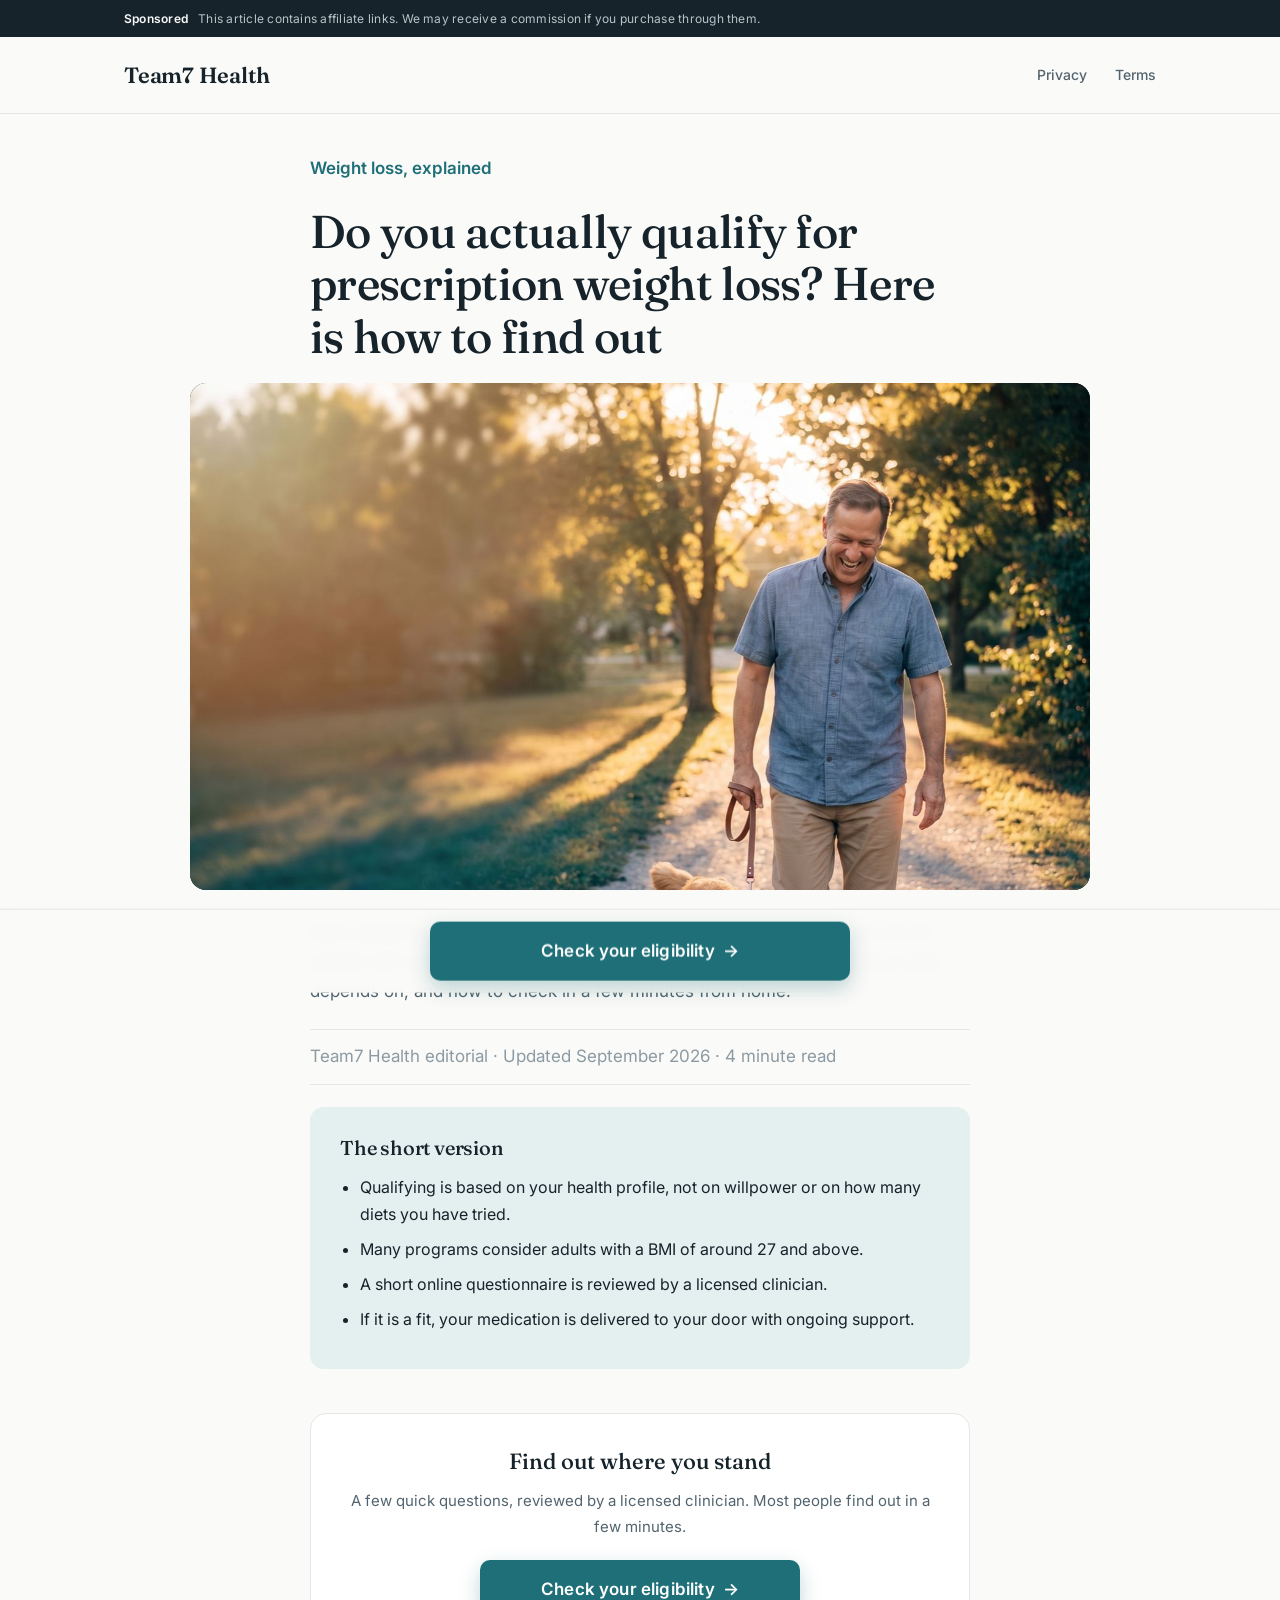
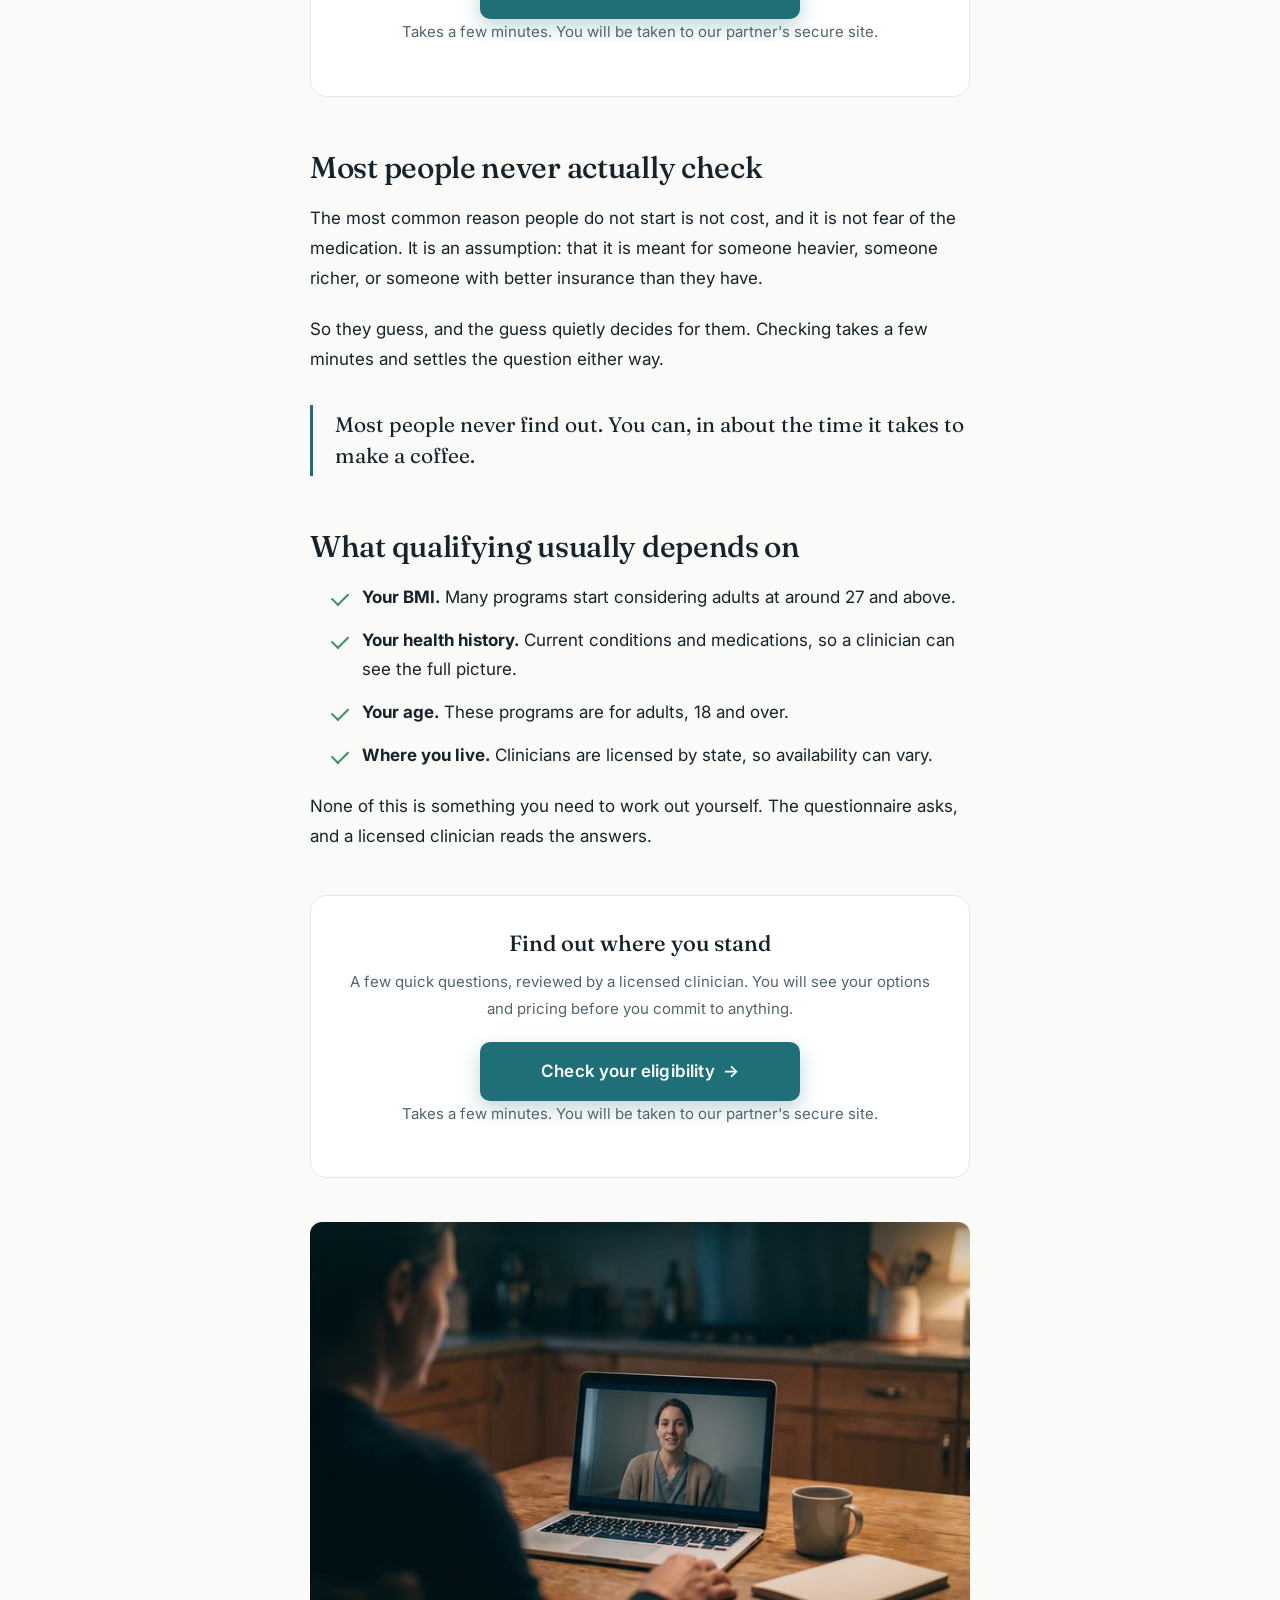
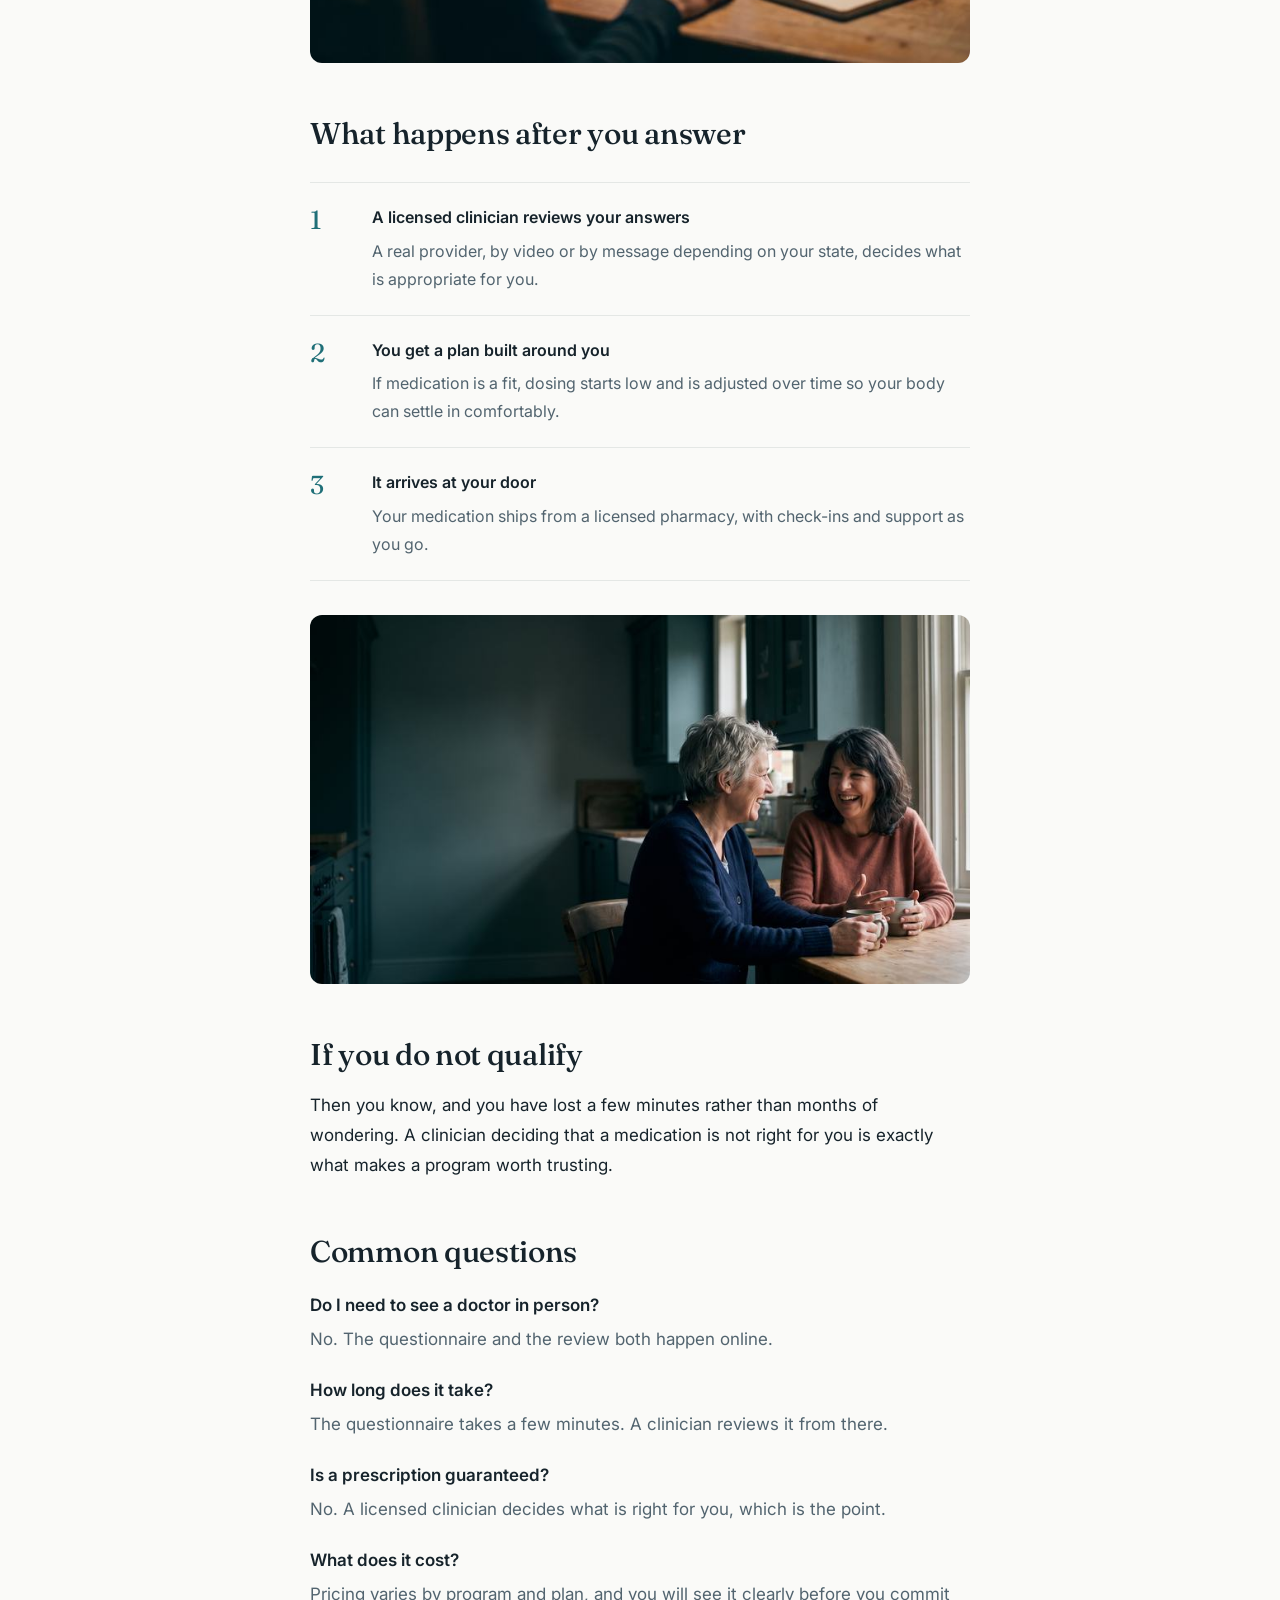
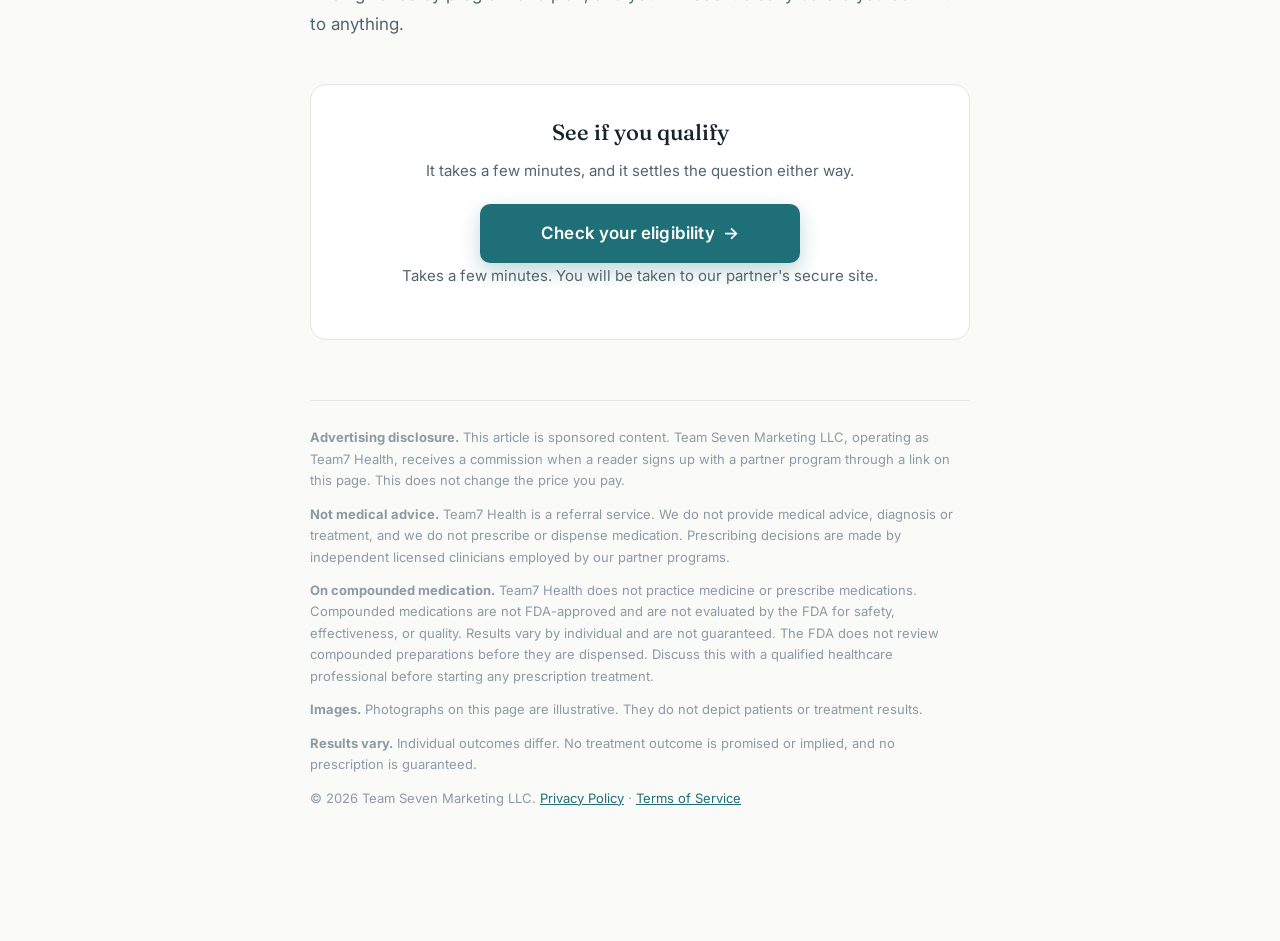
<file: guide-b.html>
<!DOCTYPE html>
<html lang="en">
<head>
<meta charset="UTF-8">
<meta name="viewport" content="width=device-width, initial-scale=1.0">
<title>Do you qualify for prescription weight loss? | Team7 Health</title>
<meta name="description" content="What qualifying for a prescription weight-loss program actually involves, and how to find out in a few minutes.">
<meta name="robots" content="noindex, follow">
<link rel="stylesheet" href="styles.css">
<script>try{sessionStorage.setItem('t7_ab_page','advertorial_v2_qualify');}catch(e){}</script>
<!-- Mgid Sensor. Also on the advertorials so MGID can measure landing rate and time on
     site, not just the click-out. Without it the optimiser is half blind. -->
<script type="text/javascript">
(function() {
    var d = document, w = window;
    w.MgSensorData = w.MgSensorData || [];
    w.MgSensorData.push({ cid: 988264, project: "a.mgid.com" });
    var l = "a.mgid.com";
    var n = d.getElementsByTagName("script")[0];
    var s = d.createElement("script");
    s.type = "text/javascript";
    s.async = true;
    var dt = !Date.now ? new Date().valueOf() : Date.now();
    s.src = "https://" + l + "/mgsensor.js?d=" + dt;
    n.parentNode.insertBefore(s, n);
})();
</script>
<script src="analytics.js"></script>
<style>
  /* ---- Advertorial-only styles. Scoped so shared pages are untouched. ---- */
  .ad-label {
    background: var(--text-primary);
    color: #FAFAF8;
    font-size: 12px;
    letter-spacing: 0.02em;
    padding: 9px 0;
  }
  .ad-label .wrap { display: flex; gap: 10px; align-items: baseline; flex-wrap: wrap; }
  .ad-label strong { font-weight: 600; }
  .ad-label span { color: #B9C4C9; }

  .article { padding: 40px 0 120px; }
  .measure { max-width: 660px; margin: 0 auto; }

  .kicker {
    font-family: var(--font-body);
    font-size: 13px;
    font-weight: 600;
    color: var(--accent);
    margin: 0 0 14px;
  }
  h1.headline {
    font-family: var(--font-display);
    font-weight: 500;
    font-size: clamp(30px, 5.2vw, 46px);
    line-height: 1.14;
    letter-spacing: -0.015em;
    margin: 0 0 20px;
  }
  .standfirst {
    font-size: 19px;
    line-height: 1.65;
    color: var(--text-secondary);
    margin: 0 0 24px;
  }
  .byline {
    font-size: 13px;
    color: var(--text-muted);
    border-top: 1px solid var(--border);
    border-bottom: 1px solid var(--border);
    padding: 12px 0;
    margin-bottom: 36px;
  }

  .lead-img {
    width: 100%;
    max-width: 900px;
    margin: 0 auto 44px;
    display: block;
    height: clamp(220px, 38vw, 380px);
    object-fit: cover;
    border-radius: 14px;
  }

  .article p { font-size: 17px; line-height: 1.75; margin: 0 0 22px; }
  .article h2 {
    font-family: var(--font-display);
    font-weight: 500;
    font-size: clamp(23px, 3.4vw, 30px);
    line-height: 1.25;
    letter-spacing: -0.01em;
    margin: 52px 0 18px;
  }
  .article h3 {
    font-family: var(--font-body);
    font-size: 16px;
    font-weight: 600;
    margin: 30px 0 10px;
  }
  .article ul { margin: 0 0 22px; padding-left: 22px; }
  .article li { font-size: 17px; line-height: 1.7; margin-bottom: 10px; }
  .article a { color: var(--accent); }

  .summary {
    background: var(--accent-soft);
    border-radius: 14px;
    padding: 28px 30px;
    margin: 0 0 44px;
  }
  .summary h2 { margin: 0 0 14px; font-size: 20px; }
  .summary ul { margin: 0; padding-left: 20px; }
  .summary li { font-size: 16px; margin-bottom: 8px; }

  /* Process sequence - genuinely a sequence, so it is numbered */
  .seq { margin: 30px 0 34px; border-top: 1px solid var(--border); }
  .seq-item {
    display: grid;
    grid-template-columns: 44px 1fr;
    gap: 18px;
    padding: 22px 0;
    border-bottom: 1px solid var(--border);
  }
  .seq-num {
    font-family: var(--font-display);
    font-size: 26px;
    color: var(--accent);
    line-height: 1;
    padding-top: 2px;
  }
  .seq-item h3 { margin: 0 0 6px; }
  .seq-item p { margin: 0; font-size: 16px; color: var(--text-secondary); }

  .compare { width: 100%; border-collapse: collapse; margin: 26px 0 30px; font-size: 15px; }
  .compare th, .compare td {
    text-align: left; padding: 13px 14px; border-bottom: 1px solid var(--border); vertical-align: top;
  }
  .compare th { font-weight: 600; font-size: 13px; color: var(--text-muted); }
  .compare td:first-child { font-weight: 500; width: 34%; }

  .callout {
    border-left: 3px solid var(--accent);
    padding: 4px 0 4px 22px;
    margin: 30px 0 34px;
  }
  .callout p { margin: 0; font-family: var(--font-display); font-size: 21px; line-height: 1.5; color: var(--text-primary); }

  .checklist { list-style: none; padding: 0; margin: 22px 0 30px; }
  .checklist li {
    padding-left: 30px;
    position: relative;
    margin-bottom: 14px;
  }
  .checklist li::before {
    content: "";
    position: absolute; left: 0; top: 9px;
    width: 14px; height: 8px;
    border-left: 2px solid var(--success);
    border-bottom: 2px solid var(--success);
    transform: rotate(-45deg);
  }

  .cta-block {
    background: var(--surface);
    border: 1px solid var(--border);
    border-radius: 16px;
    padding: 30px;
    margin: 44px 0;
    text-align: center;
  }
  .cta-block h3 { font-family: var(--font-display); font-weight: 500; font-size: 22px; margin: 0 0 8px; }
  .cta-block p { font-size: 15px; color: var(--text-secondary); margin: 0 0 20px; }
  .cta-block .btn { width: 100%; max-width: 320px; }
  .cta-note { font-size: 12px; color: var(--text-muted); margin: 20px 0 0; }

  .disclosures {
    margin-top: 60px;
    padding-top: 26px;
    border-top: 1px solid var(--border);
    font-size: 13px;
    line-height: 1.65;
    color: var(--text-muted);
  }
  .disclosures p { font-size: 13px; line-height: 1.65; margin: 0 0 12px; }

  /* Sticky mobile CTA */
  .lead-modal { position: fixed; inset: 0; background: rgba(16,24,28,.62); z-index: 60;
    display: flex; align-items: center; justify-content: center; padding: 20px; }
  .lead-modal[hidden] { display: none; }
  .lead-card { background: #fff; border-radius: 14px; max-width: 420px; width: 100%;
    padding: 26px 22px 20px; position: relative; box-shadow: 0 18px 50px rgba(0,0,0,.28); }
  .lead-card h3 { margin: 0 0 8px; font-size: 22px; line-height: 1.25; }
  .lead-card p { margin: 0 0 14px; font-size: 15px; line-height: 1.5; color: var(--text-secondary); }
  .lead-close { position: absolute; top: 8px; right: 12px; background: none; border: 0;
    font-size: 26px; line-height: 1; color: #9aa3ab; cursor: pointer; }
  #leadEmail { width: 100%; padding: 13px 14px; font-size: 16px; border: 1px solid var(--border);
    border-radius: 9px; margin-bottom: 10px; box-sizing: border-box; }
  #leadSubmit { width: 100%; }
  .lead-consent { font-size: 11.5px; line-height: 1.45; color: #7b848c; margin: 12px 0 0; }
  .lead-msg { font-size: 13px; margin: 8px 0 0; }
  .lead-msg.err { color: #b4472a; }
  .lead-ok { font-size: 16px; text-align: center; margin: 12px 0; }
  .sticky-cta {
    position: fixed; left: 0; right: 0; bottom: 0; z-index: 20;
    background: rgba(250,250,248,0.96);
    backdrop-filter: blur(8px);
    border-top: 1px solid var(--border);
    padding: 12px 16px;
    display: block;
  }
  .sticky-cta .btn { width: 100%; max-width: 420px; }
  /* Revealed once the reader scrolls past the opening, so it reads as a helpful
     shortcut rather than an ad bar sitting on the article from the first second. */
  .sticky-cta.is-visible { display: block; transform: translateY(0); }
  .sticky-cta {
    transform: translateY(110%);
    transition: transform .28s ease;
    text-align: center;
  }
  @media (max-width: 900px) {
    body { padding-bottom: 88px; }
  }
  @media (max-width: 480px) {
    .article { padding-top: 26px; }
    .summary { padding: 22px 20px; }
    .cta-block { padding: 24px 20px; }
    /* Do NOT use the padding shorthand on body here. It silently resets
       padding-bottom from the 900px block and buries the disclosures. */
    body { padding-bottom: 88px; }
  }

  /* Buttons inside the article inherit .article a { color: accent }, which made the
     label teal-on-teal. Force white on every state. */
  .article a.btn, .article a.btn:visited, .sticky-cta a.btn, .sticky-cta a.btn:visited { color: #fff; }
  .btn.cta { font-size: 17px; padding: 16px 30px; min-height: 54px; border-radius: 10px;
             box-shadow: 0 8px 20px rgba(31,111,120,0.28); letter-spacing: 0.01em; }
  .btn.cta .arrow { display: inline-block; transition: transform 0.15s ease; }
  .btn.cta:hover .arrow { transform: translateX(3px); }

  /* Lead photo: our own photography, slow cinematic zoom instead of a heavy video */
  .lead-figure { margin: 6px auto 28px; max-width: 900px; aspect-ratio: 16 / 9;
                 border-radius: 16px; overflow: hidden; background: #1c2b30; }
  .lead-figure img { width: 100%; height: 100%; object-fit: cover; display: block;
                     transform-origin: 62% 48%; animation: t7zoom 26s ease-out forwards; }
  @keyframes t7zoom { from { transform: scale(1); } to { transform: scale(1.09); } }
  figure.inline { margin: 34px 0 30px; }
  figure.inline img { width: 100%; height: auto; display: block; border-radius: 12px; }
  @media (max-width: 480px) { .lead-figure { border-radius: 0; width: 100vw; max-width: 100vw; margin-left: calc(50% - 50vw); margin-right: calc(50% - 50vw); } }

  .faq h3 { font-size: 17px; margin: 22px 0 6px; }
  .faq p { margin: 0 0 6px; color: var(--text-secondary); }
  @media (prefers-reduced-motion: reduce) {
    * { transition: none !important; animation: none !important; }
  }
</style>
</head>
<body>

<!-- Disclosure sits above everything. FTC requires it before the reader
     reaches the advertising page, not buried at the bottom. -->
<div class="ad-label">
  <div class="wrap">
    <strong>Sponsored</strong>
    <span>This article contains affiliate links. We may receive a commission if you purchase through them.</span>
  </div>
</div>

<header class="site">
  <div class="wrap">
    <a class="logo" href="/">Team7 Health</a>
    <nav class="site-nav">
      <a href="/privacy">Privacy</a>
      <a href="/terms">Terms</a>
    </nav>
  </div>
</header>

<div class="article">
  <div class="wrap">

    <div class="measure">
      <p class="kicker">Weight loss, explained</p>
      <h1 class="headline">Do you actually qualify for prescription weight loss? Here is how to find out</h1>
    </div>
    <figure class="lead-figure"><img src="/assets/images/guide-walk-1600.jpg" srcset="/assets/images/guide-walk-800.jpg 800w, /assets/images/guide-walk-1600.jpg 1600w" sizes="(max-width: 900px) 100vw, 900px" width="1600" height="900" fetchpriority="high" alt="A man walking his dog on a park path in late afternoon light"></figure>
    <div class="measure">
      <p class="standfirst">Most people assume these programs are not for them, or that they are only for people with great insurance. Often neither is true. Here is what qualifying really depends on, and how to check in a few minutes from home.</p>
      <p class="byline">Team7 Health editorial &middot; Updated September 2026 &middot; 4 minute read</p>

      <div class="summary">
        <h2>The short version</h2>
        <ul>
          <li>Qualifying is based on your health profile, not on willpower or on how many diets you have tried.</li>
          <li>Many programs consider adults with a BMI of around 27 and above.</li>
          <li>A short online questionnaire is reviewed by a licensed clinician.</li>
          <li>If it is a fit, your medication is delivered to your door with ongoing support.</li>
        </ul>
      </div>

      <div class="cta-block">
        <h3>Find out where you stand</h3>
        <p>A few quick questions, reviewed by a licensed clinician. Most people find out in a few minutes.</p>
        <a class='btn cta' data-cta='early' href='/go?offer=auto'>Check your eligibility <span class="arrow" aria-hidden="true">&rarr;</span></a>
        <p class="cta-note">Takes a few minutes. You will be taken to our partner's secure site.</p>
      </div>

      <h2>Most people never actually check</h2>
      <p>The most common reason people do not start is not cost, and it is not fear of the medication. It is an assumption: that it is meant for someone heavier, someone richer, or someone with better insurance than they have.</p>
      <p>So they guess, and the guess quietly decides for them. Checking takes a few minutes and settles the question either way.</p>

      <div class="callout">
        <p>Most people never find out. You can, in about the time it takes to make a coffee.</p>
      </div>

      <h2>What qualifying usually depends on</h2>
      <ul class="checklist">
        <li><strong>Your BMI.</strong> Many programs start considering adults at around 27 and above.</li>
        <li><strong>Your health history.</strong> Current conditions and medications, so a clinician can see the full picture.</li>
        <li><strong>Your age.</strong> These programs are for adults, 18 and over.</li>
        <li><strong>Where you live.</strong> Clinicians are licensed by state, so availability can vary.</li>
      </ul>
      <p>None of this is something you need to work out yourself. The questionnaire asks, and a licensed clinician reads the answers.</p>

      <div class="cta-block">
          <h3>Find out where you stand</h3>
          <p>A few quick questions, reviewed by a licensed clinician. You will see your options and pricing before you commit to anything.</p>
          <a class='btn cta' data-cta='mid-article' href='/go?offer=auto'>Check your eligibility <span class="arrow" aria-hidden="true">&rarr;</span></a>
          <p class="cta-note">Takes a few minutes. You will be taken to our partner's secure site.</p>
        </div>

      <figure class="inline"><img src="/assets/images/guide-consult-1200.jpg" srcset="/assets/images/guide-consult-700.jpg 700w, /assets/images/guide-consult-1200.jpg 1200w" sizes="(max-width: 700px) 100vw, 680px" width="1200" height="800" loading="lazy" alt="A laptop on a kitchen table during an online consultation with a clinician"></figure>
      <h2>What happens after you answer</h2>
      <div class="seq">
        <div class="seq-item"><div class="seq-num">1</div><div>
          <h3>A licensed clinician reviews your answers</h3>
          <p>A real provider, by video or by message depending on your state, decides what is appropriate for you.</p>
        </div></div>
        <div class="seq-item"><div class="seq-num">2</div><div>
          <h3>You get a plan built around you</h3>
          <p>If medication is a fit, dosing starts low and is adjusted over time so your body can settle in comfortably.</p>
        </div></div>
        <div class="seq-item"><div class="seq-num">3</div><div>
          <h3>It arrives at your door</h3>
          <p>Your medication ships from a licensed pharmacy, with check-ins and support as you go.</p>
        </div></div>
      </div>

      <figure class="inline"><img src="/assets/images/guide-hero-1600.jpg" srcset="/assets/images/guide-hero-800.jpg 800w, /assets/images/guide-hero-1600.jpg 1600w" sizes="(max-width: 700px) 100vw, 680px" width="1600" height="893" loading="lazy" alt="Two friends talking over tea at a kitchen table"></figure>
      <h2>If you do not qualify</h2>
      <p>Then you know, and you have lost a few minutes rather than months of wondering. A clinician deciding that a medication is not right for you is exactly what makes a program worth trusting.</p>

      <h2>Common questions</h2>
      <div class="faq">
        <h3>Do I need to see a doctor in person?</h3>
        <p>No. The questionnaire and the review both happen online.</p>
        <h3>How long does it take?</h3>
        <p>The questionnaire takes a few minutes. A clinician reviews it from there.</p>
        <h3>Is a prescription guaranteed?</h3>
        <p>No. A licensed clinician decides what is right for you, which is the point.</p>
        <h3>What does it cost?</h3>
        <p>Pricing varies by program and plan, and you will see it clearly before you commit to anything.</p>
      </div>

      <div class="cta-block">
          <h3>See if you qualify</h3>
          <p>It takes a few minutes, and it settles the question either way.</p>
          <a class='btn cta' data-cta='end-of-article' href='/go?offer=auto'>Check your eligibility <span class="arrow" aria-hidden="true">&rarr;</span></a>
          <p class="cta-note">Takes a few minutes. You will be taken to our partner's secure site.</p>
        </div>

      <div class="disclosures">
        <p><strong>Advertising disclosure.</strong> This article is sponsored content. Team Seven Marketing LLC, operating as Team7 Health, receives a commission when a reader signs up with a partner program through a link on this page. This does not change the price you pay.</p>
        <p><strong>Not medical advice.</strong> Team7 Health is a referral service. We do not provide medical advice, diagnosis or treatment, and we do not prescribe or dispense medication. Prescribing decisions are made by independent licensed clinicians employed by our partner programs.</p>
        <p><strong>On compounded medication.</strong> Team7 Health does not practice medicine or prescribe medications. Compounded medications are not FDA-approved and are not evaluated by the FDA for safety, effectiveness, or quality. Results vary by individual and are not guaranteed. The FDA does not review compounded preparations before they are dispensed. Discuss this with a qualified healthcare professional before starting any prescription treatment.</p>
        <p><strong>Images.</strong> Photographs on this page are illustrative. They do not depict patients or treatment results.</p>
        <p><strong>Results vary.</strong> Individual outcomes differ. No treatment outcome is promised or implied, and no prescription is guaranteed.</p>
        <p>&copy; 2026 Team Seven Marketing LLC. <a href="/privacy">Privacy Policy</a> &middot; <a href="/terms">Terms of Service</a></p>
      </div>

    </div>
  </div>
</div>

<div class="sticky-cta">
  <a class='btn cta' data-cta='sticky' href='/go?offer=auto'>Check your eligibility <span class="arrow" aria-hidden="true">&rarr;</span></a>
</div>

<script>
(function () {
  if (!window.T7Analytics) return;

  T7Analytics.track('page_view_advertorial', { page_variant: 'advertorial_v2_qualify' });

  // Attach attribution to every outbound offer link at click time.
  document.querySelectorAll('a[href^="/go.html"]').forEach(function (a) {
    a.addEventListener('click', function () {
      T7Analytics.track('offer_clickout', {
        offer_name: 'trimrx',
        source: a.getAttribute('data-cta') || 'unknown'
      });
    });
    var u = new URL(a.getAttribute('href'), window.location.origin);
    u.searchParams.set('subid1', T7Attribution.mgidClickId() || 'direct');
    u.searchParams.set('subid2', T7Analytics.sessionId());
      u.searchParams.set('src', a.getAttribute('data-cta') || 'unknown');
      u.searchParams.set('pv', 'advertorial_v2_qualify');
    a.setAttribute('href', u.pathname + u.search);
  });

  // Fire once when the sticky bar first becomes visible to the reader.
  var sticky = document.querySelector('.sticky-cta');
  var endCta = document.querySelector('[data-cta="end-of-article"]');
  var stickySeen = false;
  function updateSticky() {
    if (!sticky) return;
    var past = window.scrollY > window.innerHeight * 0.9;      // read past the opening
    var atEnd = false;
    if (endCta) {
      var r = endCta.getBoundingClientRect();
      atEnd = r.top < window.innerHeight && r.bottom > 0;       // real CTA on screen
    }
    var show = past && !atEnd;
    sticky.classList.toggle('is-visible', show);
    if (show && !stickySeen) {
      stickySeen = true;
      T7Analytics.track('sticky_cta_shown', {});
    }
  }
  window.addEventListener('scroll', updateSticky, { passive: true });
  window.addEventListener('resize', updateSticky);
  updateSticky();
})();
</script>

<!-- Lead capture. Deliberately placed AFTER the offer click-out path, never before it:
     88% of deep readers already click through and we do not want a form in their way.
     Email only - no phone, because US TCPA one-to-one consent makes phone leads a
     legal liability we have no use for until we run pay-per-call. -->
<div class="lead-modal" id="leadModal" role="dialog" aria-modal="true" aria-labelledby="leadTitle" hidden>
  <div class="lead-card">
    <button class="lead-close" id="leadClose" aria-label="Close">&times;</button>
    <h3 id="leadTitle">Not ready today?</h3>
    <p>We will email you a short, plain-language guide: what these programs cost, who qualifies, and the questions worth asking.</p>
    <form id="leadForm" novalidate>
      <input type="email" id="leadEmail" name="email" placeholder="your@email.com" autocomplete="email" required aria-label="Email address">
      <button type="submit" class="btn" id="leadSubmit">Send me the guide</button>
      <p class="lead-consent">By entering your email you agree to receive occasional emails from Team7 Health about prescription weight-loss programs. Unsubscribe any time. See our <a href='/privacy'>Privacy Policy</a>.</p>
      <p class="lead-msg" id="leadMsg" role="status" aria-live="polite"></p>
    </form>
  </div>
</div>
<script>
(function () {
  var W = 'https://hook.eu1.make.com/4xw7opctvnkyo43qfn3iq87s1kimvxmf';
  var modal = document.getElementById('leadModal');
  if (!modal) return;
  var form = document.getElementById('leadForm'),
      email = document.getElementById('leadEmail'),
      msg = document.getElementById('leadMsg'),
      btn = document.getElementById('leadSubmit'),
      shown = false, done = false;

  function seen() { try { return localStorage.getItem('t7_lead') === '1'; } catch (e) { return false; } }
  function mark() { try { localStorage.setItem('t7_lead', '1'); } catch (e) {} }

  /* Disabled 22 Sep 2026: the popup promises an emailed guide, but the Make
     scenario behind it (T7H Lead Capture, 7458021) only stores the address and
     sends nothing. Re-enable by deleting LEAD_POPUP_OFF once a real guide email
     is wired up. */
  var LEAD_POPUP_OFF = true;
  function open(trigger) {
    if (LEAD_POPUP_OFF || shown || done || seen()) return;
    shown = true;
    modal.hidden = false;
    document.body.style.overflow = 'hidden';
    if (window.T7Analytics) T7Analytics.track('lead_modal_shown', { trigger: trigger });
  }
  function close() {
    modal.hidden = true;
    document.body.style.overflow = '';
  }
  document.getElementById('leadClose').addEventListener('click', close);
  modal.addEventListener('click', function (e) { if (e.target === modal) close(); });
  document.addEventListener('keydown', function (e) { if (e.key === 'Escape' && !modal.hidden) close(); });

  /* Desktop exit intent only. The mobile scroll-stall trigger was removed on
     22 Sep 2026: it fired whenever an engaged reader paused for 9 seconds past
     the halfway point, locking the page right beside the mid-article CTA, and
     it captured 1 email in 692 showings. */
  document.addEventListener('mouseout', function (e) {
    if (!e.relatedTarget && e.clientY <= 0) open('exit_intent');
  });

  form.addEventListener('submit', function (e) {
    e.preventDefault();
    var v = (email.value || '').trim();
    if (!/^[^\s@]+@[^\s@]+\.[^\s@]{2,}$/.test(v)) {
      msg.textContent = 'Please enter a valid email address.';
      msg.className = 'lead-msg err'; email.focus(); return;
    }
    btn.disabled = true; btn.textContent = 'Sending...';
    var a = (window.T7Attribution && T7Attribution.all()) || {};
    var payload = {
      email: v,
      source_page: location.pathname,
      placement: 'advertorial_modal',
      offer: 'glp1',
      t7_click: a.mgid_click_id || '',
      t7_ad: a.mgid_ad_id || '',
      t7_widget: a.mgid_widget_id || '',
      session_id: (window.T7Analytics && T7Analytics.sessionId()) || '',
      consent: 'email_opt_in_v1',
      captured_at: new Date().toISOString()
    };
    fetch(W, { method: 'POST', headers: { 'Content-Type': 'application/json' }, body: JSON.stringify(payload), keepalive: true })
      .then(function () { win(); })
      .catch(function () { win(); });   // the beacon is best-effort; never block the reader
    function win() {
      done = true; mark();
      if (window.T7Analytics) T7Analytics.track('lead_captured', { placement: 'advertorial_modal' });
      form.innerHTML = '<p class="lead-ok">Thanks. Check your inbox shortly.</p>';
      setTimeout(close, 1800);
    }
  });
})();
</script>

</body>
</html>
</file>
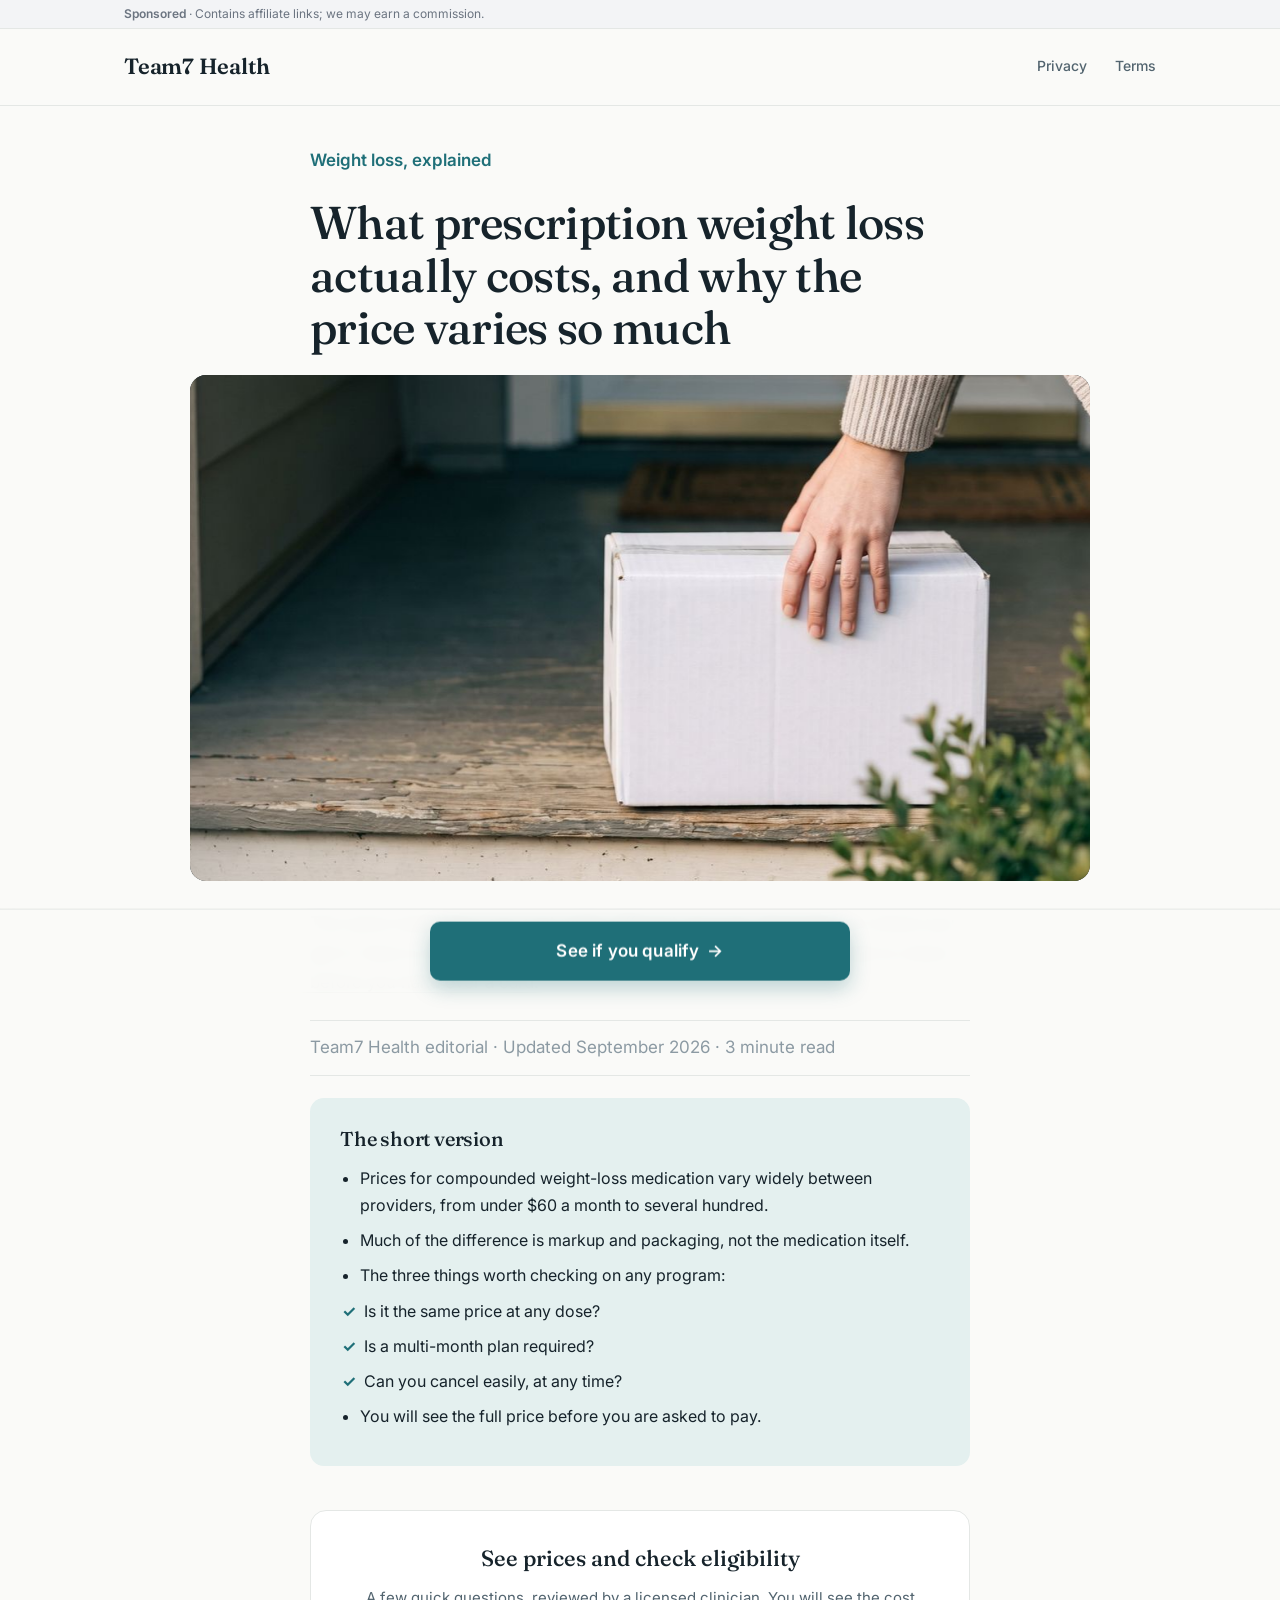
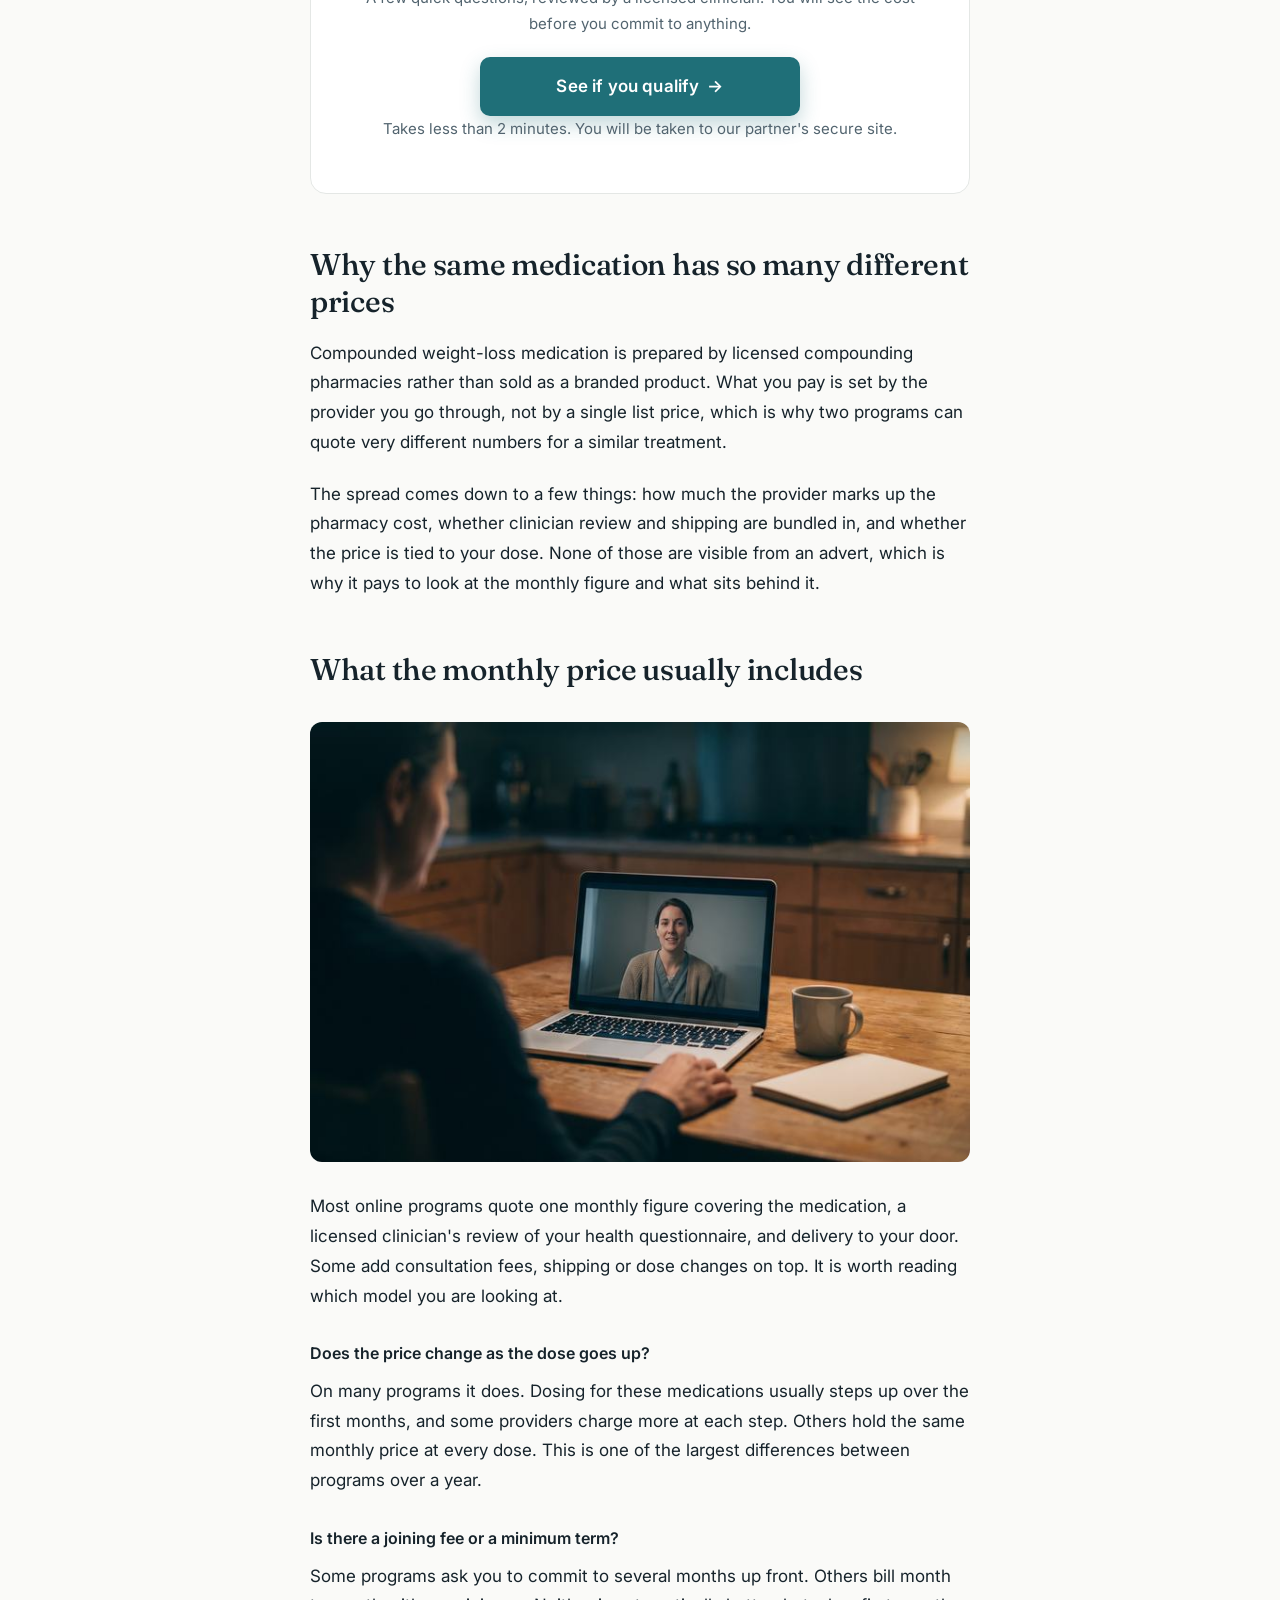
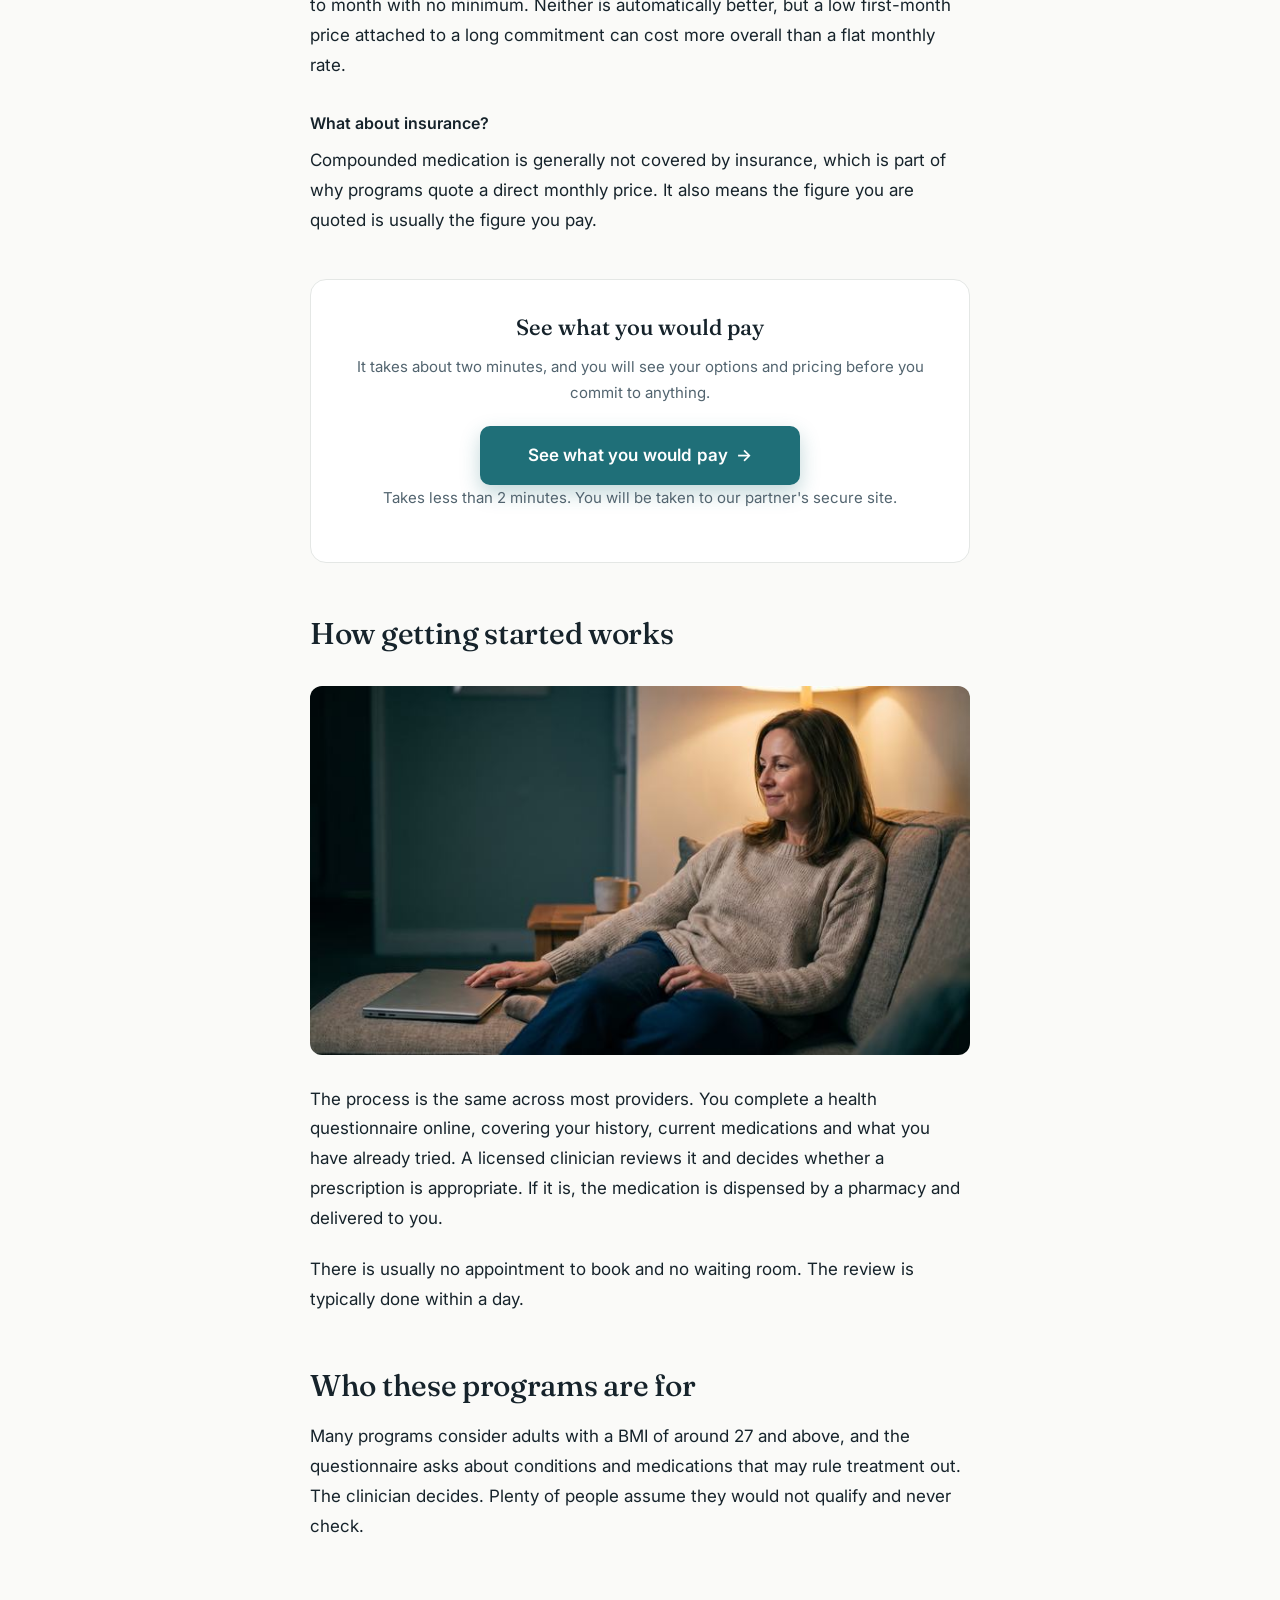
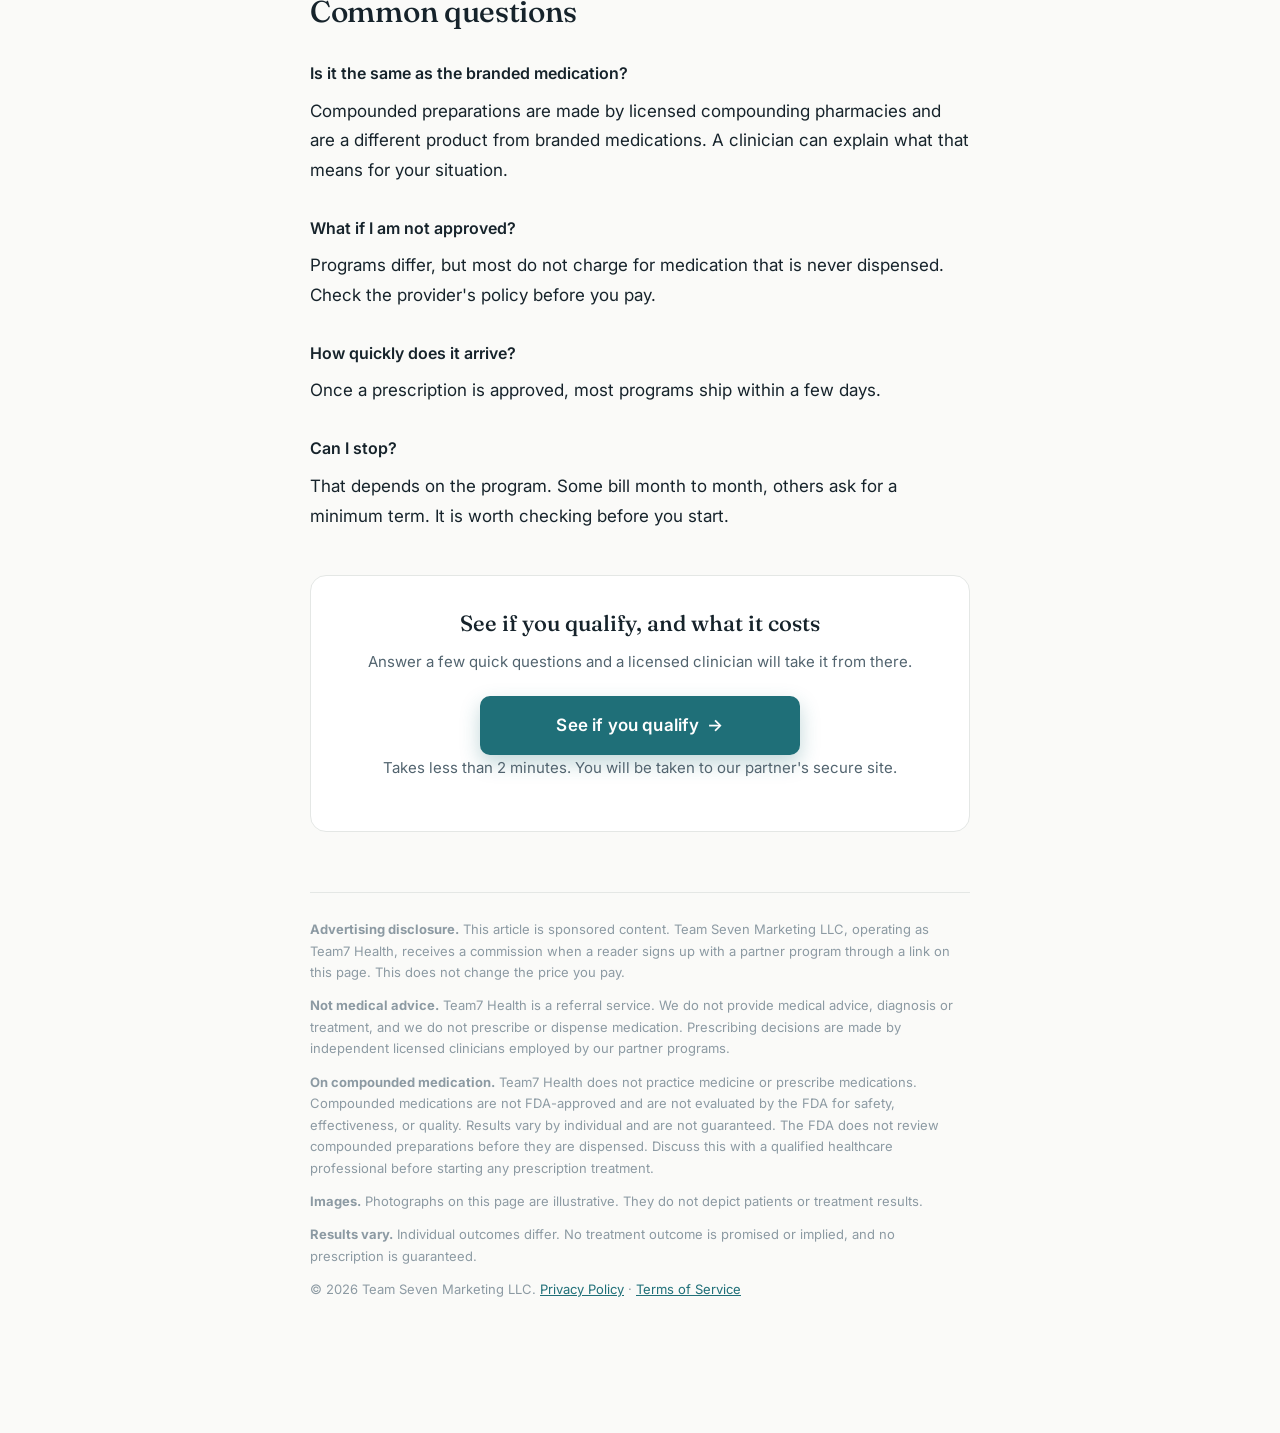
<file: guide-c.html>
<!DOCTYPE html>
<html lang="en">
<head>
<meta charset="UTF-8">
<meta name="viewport" content="width=device-width, initial-scale=1.0">
<title>What prescription weight loss actually costs | Team7 Health</title>
<meta name="description" content="How prescription weight-loss programs work, who they are for, and how people are getting started online in a few minutes.">
<meta name="robots" content="noindex, follow">
<link rel="stylesheet" href="styles.css">
<script>try{sessionStorage.setItem('t7_ab_page','advertorial_v3_price');}catch(e){}</script>
<!-- Mgid Sensor. Also on the advertorials so MGID can measure landing rate and time on
     site, not just the click-out. Without it the optimiser is half blind. -->
<script type="text/javascript">
(function() {
    var d = document, w = window;
    w.MgSensorData = w.MgSensorData || [];
    w.MgSensorData.push({ cid: 988264, project: "a.mgid.com" });
    var l = "a.mgid.com";
    var n = d.getElementsByTagName("script")[0];
    var s = d.createElement("script");
    s.type = "text/javascript";
    s.async = true;
    var dt = !Date.now ? new Date().valueOf() : Date.now();
    s.src = "https://" + l + "/mgsensor.js?d=" + dt;
    n.parentNode.insertBefore(s, n);
})();
</script>
<script src="analytics.js"></script>
<style>
  /* ---- Advertorial-only styles. Scoped so shared pages are untouched. ---- */
  .ad-label {
    background: #f3f4f6;
    color: #5b6470;
    font-size: 12px;
    line-height: 1.3;
    padding: 6px 0;
    border-bottom: 1px solid var(--border);
  }
  .ad-label .wrap { display: flex; gap: 10px; align-items: baseline; flex-wrap: wrap; }
  .ad-label strong { font-weight: 600; }
  .ad-label span { color: #6b7480; }

  .article { padding: 40px 0 120px; }
  .measure { max-width: 660px; margin: 0 auto; }

  .kicker {
    font-family: var(--font-body);
    font-size: 13px;
    font-weight: 600;
    color: var(--accent);
    margin: 0 0 14px;
  }
  h1.headline {
    font-family: var(--font-display);
    font-weight: 500;
    font-size: clamp(30px, 5.2vw, 46px);
    line-height: 1.14;
    letter-spacing: -0.015em;
    margin: 0 0 20px;
  }
  .standfirst {
    font-size: 19px;
    line-height: 1.65;
    color: var(--text-secondary);
    margin: 0 0 24px;
  }
  .byline {
    font-size: 13px;
    color: var(--text-muted);
    border-top: 1px solid var(--border);
    border-bottom: 1px solid var(--border);
    padding: 12px 0;
    margin-bottom: 36px;
  }

  .lead-img {
    width: 100%;
    max-width: 900px;
    margin: 0 auto 44px;
    display: block;
    height: clamp(220px, 38vw, 380px);
    object-fit: cover;
    border-radius: 14px;
  }

  .article p { font-size: 17px; line-height: 1.75; margin: 0 0 22px; }
  .article h2 {
    font-family: var(--font-display);
    font-weight: 500;
    font-size: clamp(23px, 3.4vw, 30px);
    line-height: 1.25;
    letter-spacing: -0.01em;
    margin: 52px 0 18px;
  }
  .article h3 {
    font-family: var(--font-body);
    font-size: 16px;
    font-weight: 600;
    margin: 30px 0 10px;
  }
  .article ul { margin: 0 0 22px; padding-left: 22px; }
  .article li { font-size: 17px; line-height: 1.7; margin-bottom: 10px; }
  .article a { color: var(--accent); }

  .summary {
    background: var(--accent-soft);
    border-radius: 14px;
    padding: 28px 30px;
    margin: 0 0 44px;
  }
  .summary h2 { margin: 0 0 14px; font-size: 20px; }
  .summary ul { margin: 0; padding-left: 20px; }
  .summary li { font-size: 16px; margin-bottom: 8px; }

  /* Process sequence - genuinely a sequence, so it is numbered */
  .seq { margin: 30px 0 34px; border-top: 1px solid var(--border); }
  .seq-item {
    display: grid;
    grid-template-columns: 44px 1fr;
    gap: 18px;
    padding: 22px 0;
    border-bottom: 1px solid var(--border);
  }
  .seq-num {
    font-family: var(--font-display);
    font-size: 26px;
    color: var(--accent);
    line-height: 1;
    padding-top: 2px;
  }
  .seq-item h3 { margin: 0 0 6px; }
  .seq-item p { margin: 0; font-size: 16px; color: var(--text-secondary); }

  .compare { width: 100%; border-collapse: collapse; margin: 26px 0 30px; font-size: 15px; }
  .compare th, .compare td {
    text-align: left; padding: 13px 14px; border-bottom: 1px solid var(--border); vertical-align: top;
  }
  .compare th { font-weight: 600; font-size: 13px; color: var(--text-muted); }
  .compare td:first-child { font-weight: 500; width: 34%; }

  .callout {
    border-left: 3px solid var(--accent);
    padding: 4px 0 4px 22px;
    margin: 30px 0 34px;
  }
  .callout p { margin: 0; font-family: var(--font-display); font-size: 21px; line-height: 1.5; color: var(--text-primary); }

  .checklist { list-style: none; padding: 0; margin: 22px 0 30px; }
  .checklist li {
    padding-left: 30px;
    position: relative;
    margin-bottom: 14px;
  }
  .checklist li::before {
    content: "";
    position: absolute; left: 0; top: 9px;
    width: 14px; height: 8px;
    border-left: 2px solid var(--success);
    border-bottom: 2px solid var(--success);
    transform: rotate(-45deg);
  }

  .cta-block {
    background: var(--surface);
    border: 1px solid var(--border);
    border-radius: 16px;
    padding: 30px;
    margin: 44px 0;
    text-align: center;
  }
  .cta-block h3 { font-family: var(--font-display); font-weight: 500; font-size: 22px; margin: 0 0 8px; }
  .cta-block p { font-size: 15px; color: var(--text-secondary); margin: 0 0 20px; }
  .cta-block .btn { width: 100%; max-width: 320px; }
  .summary li.tick { list-style: none; margin-left: -18px; }
  .summary li.tick::before { content: '\2713'; color: var(--accent, #1F6F78); font-weight: 700; margin-right: 8px; }
  .cta-note { font-size: 12px; color: var(--text-muted); margin: 20px 0 0; }

  .disclosures {
    margin-top: 60px;
    padding-top: 26px;
    border-top: 1px solid var(--border);
    font-size: 13px;
    line-height: 1.65;
    color: var(--text-muted);
  }
  .disclosures p { font-size: 13px; line-height: 1.65; margin: 0 0 12px; }

  /* Sticky mobile CTA */
  .lead-modal { position: fixed; inset: 0; background: rgba(16,24,28,.62); z-index: 60;
    display: flex; align-items: center; justify-content: center; padding: 20px; }
  .lead-modal[hidden] { display: none; }
  .lead-card { background: #fff; border-radius: 14px; max-width: 420px; width: 100%;
    padding: 26px 22px 20px; position: relative; box-shadow: 0 18px 50px rgba(0,0,0,.28); }
  .lead-card h3 { margin: 0 0 8px; font-size: 22px; line-height: 1.25; }
  .lead-card p { margin: 0 0 14px; font-size: 15px; line-height: 1.5; color: var(--text-secondary); }
  .lead-close { position: absolute; top: 8px; right: 12px; background: none; border: 0;
    font-size: 26px; line-height: 1; color: #9aa3ab; cursor: pointer; }
  #leadEmail { width: 100%; padding: 13px 14px; font-size: 16px; border: 1px solid var(--border);
    border-radius: 9px; margin-bottom: 10px; box-sizing: border-box; }
  #leadSubmit { width: 100%; }
  .lead-consent { font-size: 11.5px; line-height: 1.45; color: #7b848c; margin: 12px 0 0; }
  .lead-msg { font-size: 13px; margin: 8px 0 0; }
  .lead-msg.err { color: #b4472a; }
  .lead-ok { font-size: 16px; text-align: center; margin: 12px 0; }
  .sticky-cta {
    position: fixed; left: 0; right: 0; bottom: 0; z-index: 20;
    background: rgba(250,250,248,0.96);
    backdrop-filter: blur(8px);
    border-top: 1px solid var(--border);
    padding: 12px 16px calc(12px + env(safe-area-inset-bottom, 0px));
    display: block;
  }
  .sticky-cta .btn { width: 100%; max-width: 420px; }
  /* Revealed once the reader scrolls past the opening, so it reads as a helpful
     shortcut rather than an ad bar sitting on the article from the first second. */
  .sticky-cta.is-visible { display: block; transform: translateY(0); }
  .sticky-cta {
    transform: translateY(110%);
    transition: transform .28s ease;
    text-align: center;
  }
  @media (max-width: 900px) {
    body { padding-bottom: calc(96px + env(safe-area-inset-bottom, 0px)); }
  }
  @media (max-width: 480px) {
    .article { padding-top: 26px; }
    .lead-figure { aspect-ratio: auto; }
    .lead-figure img { max-height: 210px; }
    .summary { padding: 22px 20px; }
    .cta-block { padding: 24px 20px; }
    /* Do NOT use the padding shorthand on body here. It silently resets
       padding-bottom from the 900px block and buries the disclosures. */
    body { padding-bottom: calc(96px + env(safe-area-inset-bottom, 0px)); }
  }

  /* Buttons inside the article inherit .article a { color: accent }, which made the
     label teal-on-teal. Force white on every state. */
  .article a.btn, .article a.btn:visited, .sticky-cta a.btn, .sticky-cta a.btn:visited { color: #fff; }
  .btn.cta { font-size: 17px; padding: 16px 30px; min-height: 54px; border-radius: 10px;
             box-shadow: 0 8px 20px rgba(31,111,120,0.28); letter-spacing: 0.01em; }
  .btn.cta .arrow { display: inline-block; transition: transform 0.15s ease; }
  .btn.cta:hover .arrow { transform: translateX(3px); }

  /* Lead photo: our own photography, slow cinematic zoom instead of a heavy video */
  .lead-figure { margin: 6px auto 28px; max-width: 900px; aspect-ratio: 16 / 9;
                 border-radius: 16px; overflow: hidden; background: #1c2b30; }
  .lead-figure img { width: 100%; height: 100%; object-fit: cover; display: block;
                     transform-origin: 62% 48%; animation: t7zoom 26s ease-out forwards; }
  @keyframes t7zoom { from { transform: scale(1); } to { transform: scale(1.09); } }
  figure.inline { margin: 34px 0 30px; }
  figure.inline img { width: 100%; height: auto; display: block; border-radius: 12px; }
  @media (max-width: 480px) { .lead-figure { border-radius: 0; width: 100vw; max-width: 100vw; margin-left: calc(50% - 50vw); margin-right: calc(50% - 50vw); } }

  .faq h3 { font-size: 17px; margin: 22px 0 6px; }
  .faq p { margin: 0 0 6px; color: var(--text-secondary); }
  @media (prefers-reduced-motion: reduce) {
    * { transition: none !important; animation: none !important; }
  }
</style>
</head>
<body>

<!-- Disclosure sits above everything. FTC requires it before the reader
     reaches the advertising page, not buried at the bottom. -->
<div class="ad-label">
  <div class="wrap">
    <span><strong>Sponsored</strong> &middot; Contains affiliate links; we may earn a commission.</span>
  </div>
</div>

<header class="site">
  <div class="wrap">
    <a class="logo" href="/">Team7 Health</a>
    <nav class="site-nav">
      <a href="/privacy">Privacy</a>
      <a href="/terms">Terms</a>
    </nav>
  </div>
</header>

<div class="article">
  <div class="wrap">

    <div class="measure">
      <p class="kicker">Weight loss, explained</p>
      <h1 class="headline" id="headline">What prescription weight loss actually costs, and why the price varies so much</h1>
    </div>
    <figure class="lead-figure"><img id="hero-img" src="/assets/images/hero-doorstep-1200.jpg" srcset="/assets/images/hero-doorstep-700.jpg 700w, /assets/images/hero-doorstep-1200.jpg 1200w" sizes="(max-width: 900px) 100vw, 900px" width="1200" height="675" fetchpriority="high" alt="A delivery box on a front porch"></figure>
    <div class="measure">
      <p class="standfirst">The same medication can cost wildly different amounts depending on where you get it. Here is what drives the price, what is usually included, and what to check before you hand over a card.</p>
      <p class="byline">Team7 Health editorial &middot; Updated September 2026 &middot; 3 minute read</p>

      <div class="summary">
        <h2>The short version</h2>
        <ul>
          <li>Prices for compounded weight-loss medication vary widely between providers, from under $60 a month to several hundred.</li>
          <li>Much of the difference is markup and packaging, not the medication itself.</li>
          <li>The three things worth checking on any program:</li>
          <li class="tick">Is it the same price at any dose?</li>
          <li class="tick">Is a multi-month plan required?</li>
          <li class="tick">Can you cancel easily, at any time?</li>
          <li>You will see the full price before you are asked to pay.</li>
        </ul>
      </div>

      <div class="cta-block">
        <h3>See prices and check eligibility</h3>
        <p>A few quick questions, reviewed by a licensed clinician. You will see the cost before you commit to anything.</p>
        <a class='btn cta' data-cta='early' href='/go?offer=auto'>See if you qualify <span class="arrow" aria-hidden="true">&rarr;</span></a>
        <p class="cta-note">Takes less than 2 minutes. You will be taken to our partner's secure site.</p>
      </div>

      <h2>Why the same medication has so many different prices</h2>
      <p>Compounded weight-loss medication is prepared by licensed compounding pharmacies rather than sold as a branded product. What you pay is set by the provider you go through, not by a single list price, which is why two programs can quote very different numbers for a similar treatment.</p>
      <p>The spread comes down to a few things: how much the provider marks up the pharmacy cost, whether clinician review and shipping are bundled in, and whether the price is tied to your dose. None of those are visible from an advert, which is why it pays to look at the monthly figure and what sits behind it.</p>

      <h2>What the monthly price usually includes</h2>
      <figure class="inline"><img src="/assets/images/guide-consult-1200.jpg" srcset="/assets/images/guide-consult-700.jpg 700w, /assets/images/guide-consult-1200.jpg 1200w" sizes="(max-width: 700px) 100vw, 680px" width="1200" height="800" loading="lazy" alt="A laptop on a kitchen table during an online consultation with a clinician"></figure>
      <p>Most online programs quote one monthly figure covering the medication, a licensed clinician's review of your health questionnaire, and delivery to your door. Some add consultation fees, shipping or dose changes on top. It is worth reading which model you are looking at.</p>

      <h3>Does the price change as the dose goes up?</h3>
      <p>On many programs it does. Dosing for these medications usually steps up over the first months, and some providers charge more at each step. Others hold the same monthly price at every dose. This is one of the largest differences between programs over a year.</p>

      <h3>Is there a joining fee or a minimum term?</h3>
      <p>Some programs ask you to commit to several months up front. Others bill month to month with no minimum. Neither is automatically better, but a low first-month price attached to a long commitment can cost more overall than a flat monthly rate.</p>

      <h3>What about insurance?</h3>
      <p>Compounded medication is generally not covered by insurance, which is part of why programs quote a direct monthly price. It also means the figure you are quoted is usually the figure you pay.</p>

      <div class="cta-block">
        <h3>See what you would pay</h3>
        <p>It takes about two minutes, and you will see your options and pricing before you commit to anything.</p>
        <a class='btn cta' data-cta='mid-article' href='/go?offer=auto'>See what you would pay <span class="arrow" aria-hidden="true">&rarr;</span></a>
        <p class="cta-note">Takes less than 2 minutes. You will be taken to our partner's secure site.</p>
      </div>

      <h2>How getting started works</h2>
      <figure class="inline"><img src="/assets/images/guide-evening-1200.jpg" srcset="/assets/images/guide-evening-700.jpg 700w, /assets/images/guide-evening-1200.jpg 1200w" sizes="(max-width: 700px) 100vw, 680px" width="1200" height="670" loading="lazy" alt="A woman relaxing on a sofa at home in warm evening lamplight"></figure>
      <p>The process is the same across most providers. You complete a health questionnaire online, covering your history, current medications and what you have already tried. A licensed clinician reviews it and decides whether a prescription is appropriate. If it is, the medication is dispensed by a pharmacy and delivered to you.</p>
      <p>There is usually no appointment to book and no waiting room. The review is typically done within a day.</p>

      <h2>Who these programs are for</h2>
      <p>Many programs consider adults with a BMI of around 27 and above, and the questionnaire asks about conditions and medications that may rule treatment out. The clinician decides. Plenty of people assume they would not qualify and never check.</p>

      <h2>Common questions</h2>
      <h3>Is it the same as the branded medication?</h3>
      <p>Compounded preparations are made by licensed compounding pharmacies and are a different product from branded medications. A clinician can explain what that means for your situation.</p>

      <h3>What if I am not approved?</h3>
      <p>Programs differ, but most do not charge for medication that is never dispensed. Check the provider's policy before you pay.</p>

      <h3>How quickly does it arrive?</h3>
      <p>Once a prescription is approved, most programs ship within a few days.</p>

      <h3>Can I stop?</h3>
      <p>That depends on the program. Some bill month to month, others ask for a minimum term. It is worth checking before you start.</p>

      <div class="cta-block">
        <h3>See if you qualify, and what it costs</h3>
        <p>Answer a few quick questions and a licensed clinician will take it from there.</p>
        <a class='btn cta' data-cta='end-of-article' href='/go?offer=auto'>See if you qualify <span class="arrow" aria-hidden="true">&rarr;</span></a>
        <p class="cta-note">Takes less than 2 minutes. You will be taken to our partner's secure site.</p>
      </div>

      
    <div class="disclosures">
        <p><strong>Advertising disclosure.</strong> This article is sponsored content. Team Seven Marketing LLC, operating as Team7 Health, receives a commission when a reader signs up with a partner program through a link on this page. This does not change the price you pay.</p>
        <p><strong>Not medical advice.</strong> Team7 Health is a referral service. We do not provide medical advice, diagnosis or treatment, and we do not prescribe or dispense medication. Prescribing decisions are made by independent licensed clinicians employed by our partner programs.</p>
        <p><strong>On compounded medication.</strong> Team7 Health does not practice medicine or prescribe medications. Compounded medications are not FDA-approved and are not evaluated by the FDA for safety, effectiveness, or quality. Results vary by individual and are not guaranteed. The FDA does not review compounded preparations before they are dispensed. Discuss this with a qualified healthcare professional before starting any prescription treatment.</p>
        <p><strong>Images.</strong> Photographs on this page are illustrative. They do not depict patients or treatment results.</p>
        <p><strong>Results vary.</strong> Individual outcomes differ. No treatment outcome is promised or implied, and no prescription is guaranteed.</p>
        <p>&copy; 2026 Team Seven Marketing LLC. <a href="/privacy">Privacy Policy</a> &middot; <a href="/terms">Terms of Service</a></p>
      </div>

    </div>
  </div>
</div>

<div class="sticky-cta">
  <a class='btn cta' data-cta='sticky' href='/go?offer=auto'>See if you qualify <span class="arrow" aria-hidden="true">&rarr;</span></a>
</div>

<script>
(function () {
  if (!window.T7Analytics) return;

  T7Analytics.track('page_view_advertorial', {
      hero: 'price_page', page_variant: 'advertorial_v3_price' });

  // Attach attribution to every outbound offer link at click time.
  document.querySelectorAll('a[href^="/go"]').forEach(function (a) {
    a.addEventListener('click', function () {
      T7Analytics.track('offer_clickout', {
        offer_name: 'collective',
        source: a.getAttribute('data-cta') || 'unknown'
      });
    });
    var u = new URL(a.getAttribute('href'), window.location.origin);
    u.searchParams.set('subid1', T7Attribution.mgidClickId() || 'direct');
    u.searchParams.set('subid2', T7Analytics.sessionId());
      u.searchParams.set('src', a.getAttribute('data-cta') || 'unknown');
      u.searchParams.set('pv', 'advertorial_v3_price');
    a.setAttribute('href', u.pathname + u.search);
  });

  // Fire once when the sticky bar first becomes visible to the reader.
  var sticky = document.querySelector('.sticky-cta');
  var endCta = document.querySelector('[data-cta="end-of-article"]');
  var stickySeen = false;
  var mqMobile = window.matchMedia('(max-width: 900px)');
  function updateSticky() {
    if (!sticky) return;
    var past = window.scrollY > window.innerHeight * 0.9;      // read past the opening
    var atEnd = false;
    if (endCta) {
      var r = endCta.getBoundingClientRect();
      atEnd = r.top < window.innerHeight && r.bottom > 0;       // real CTA on screen
    }
    /* Mobile: the bar is permanent from first paint, so a CTA is on screen no
       matter where the reader is. Desktop keeps the scroll-triggered reveal.   */
    var show = mqMobile.matches ? true : (past && !atEnd);
    sticky.classList.toggle('is-visible', show);
    /* Tracking still means "reader got past the opening", so the metric stays
       comparable with everything logged before the bar became permanent. */
    if (past && !stickySeen) {
      stickySeen = true;
      T7Analytics.track('sticky_cta_shown', {});
    }
  }
  window.addEventListener('scroll', updateSticky, { passive: true });
  window.addEventListener('resize', updateSticky);
  updateSticky();
})();
</script>

<!-- Lead capture. Deliberately placed AFTER the offer click-out path, never before it:
     88% of deep readers already click through and we do not want a form in their way.
     Email only - no phone, because US TCPA one-to-one consent makes phone leads a
     legal liability we have no use for until we run pay-per-call. -->
<div class="lead-modal" id="leadModal" role="dialog" aria-modal="true" aria-labelledby="leadTitle" hidden>
  <div class="lead-card">
    <button class="lead-close" id="leadClose" aria-label="Close">&times;</button>
    <h3 id="leadTitle">Not ready today?</h3>
    <p>We will email you a short, plain-language guide: what these programs cost, who qualifies, and the questions worth asking.</p>
    <form id="leadForm" novalidate>
      <input type="email" id="leadEmail" name="email" placeholder="your@email.com" autocomplete="email" required aria-label="Email address">
      <button type="submit" class="btn" id="leadSubmit">Send me the guide</button>
      <p class="lead-consent">By entering your email you agree to receive occasional emails from Team7 Health about prescription weight-loss programs. Unsubscribe any time. See our <a href='/privacy'>Privacy Policy</a>.</p>
      <p class="lead-msg" id="leadMsg" role="status" aria-live="polite"></p>
    </form>
  </div>
</div>
<script>
(function () {
  var W = 'https://hook.eu1.make.com/4xw7opctvnkyo43qfn3iq87s1kimvxmf';
  var modal = document.getElementById('leadModal');
  if (!modal) return;
  var form = document.getElementById('leadForm'),
      email = document.getElementById('leadEmail'),
      msg = document.getElementById('leadMsg'),
      btn = document.getElementById('leadSubmit'),
      shown = false, done = false;

  function seen() { try { return localStorage.getItem('t7_lead') === '1'; } catch (e) { return false; } }
  function mark() { try { localStorage.setItem('t7_lead', '1'); } catch (e) {} }

  /* Disabled 22 Sep 2026: the popup promises an emailed guide, but the Make
     scenario behind it (T7H Lead Capture, 7458021) only stores the address and
     sends nothing. Re-enable by deleting LEAD_POPUP_OFF once a real guide email
     is wired up. */
  var LEAD_POPUP_OFF = true;
  function open(trigger) {
    if (LEAD_POPUP_OFF || shown || done || seen()) return;
    shown = true;
    modal.hidden = false;
    document.body.style.overflow = 'hidden';
    if (window.T7Analytics) T7Analytics.track('lead_modal_shown', { trigger: trigger });
  }
  function close() {
    modal.hidden = true;
    document.body.style.overflow = '';
  }
  document.getElementById('leadClose').addEventListener('click', close);
  modal.addEventListener('click', function (e) { if (e.target === modal) close(); });
  document.addEventListener('keydown', function (e) { if (e.key === 'Escape' && !modal.hidden) close(); });

  /* Desktop exit intent only. The mobile scroll-stall trigger was removed on
     22 Sep 2026: it fired whenever an engaged reader paused for 9 seconds past
     the halfway point, locking the page right beside the mid-article CTA, and
     it captured 1 email in 692 showings. */
  document.addEventListener('mouseout', function (e) {
    if (!e.relatedTarget && e.clientY <= 0) open('exit_intent');
  });

  form.addEventListener('submit', function (e) {
    e.preventDefault();
    var v = (email.value || '').trim();
    if (!/^[^\s@]+@[^\s@]+\.[^\s@]{2,}$/.test(v)) {
      msg.textContent = 'Please enter a valid email address.';
      msg.className = 'lead-msg err'; email.focus(); return;
    }
    btn.disabled = true; btn.textContent = 'Sending...';
    var a = (window.T7Attribution && T7Attribution.all()) || {};
    var payload = {
      email: v,
      source_page: location.pathname,
      placement: 'advertorial_modal',
      offer: 'glp1',
      t7_click: a.mgid_click_id || '',
      t7_ad: a.mgid_ad_id || '',
      t7_widget: a.mgid_widget_id || '',
      session_id: (window.T7Analytics && T7Analytics.sessionId()) || '',
      consent: 'email_opt_in_v1',
      captured_at: new Date().toISOString()
    };
    fetch(W, { method: 'POST', headers: { 'Content-Type': 'application/json' }, body: JSON.stringify(payload), keepalive: true })
      .then(function () { win(); })
      .catch(function () { win(); });   // the beacon is best-effort; never block the reader
    function win() {
      done = true; mark();
      if (window.T7Analytics) T7Analytics.track('lead_captured', { placement: 'advertorial_modal' });
      form.innerHTML = '<p class="lead-ok">Thanks. Check your inbox shortly.</p>';
      setTimeout(close, 1800);
    }
  });
})();
</script>

</body>
</html>
</file>
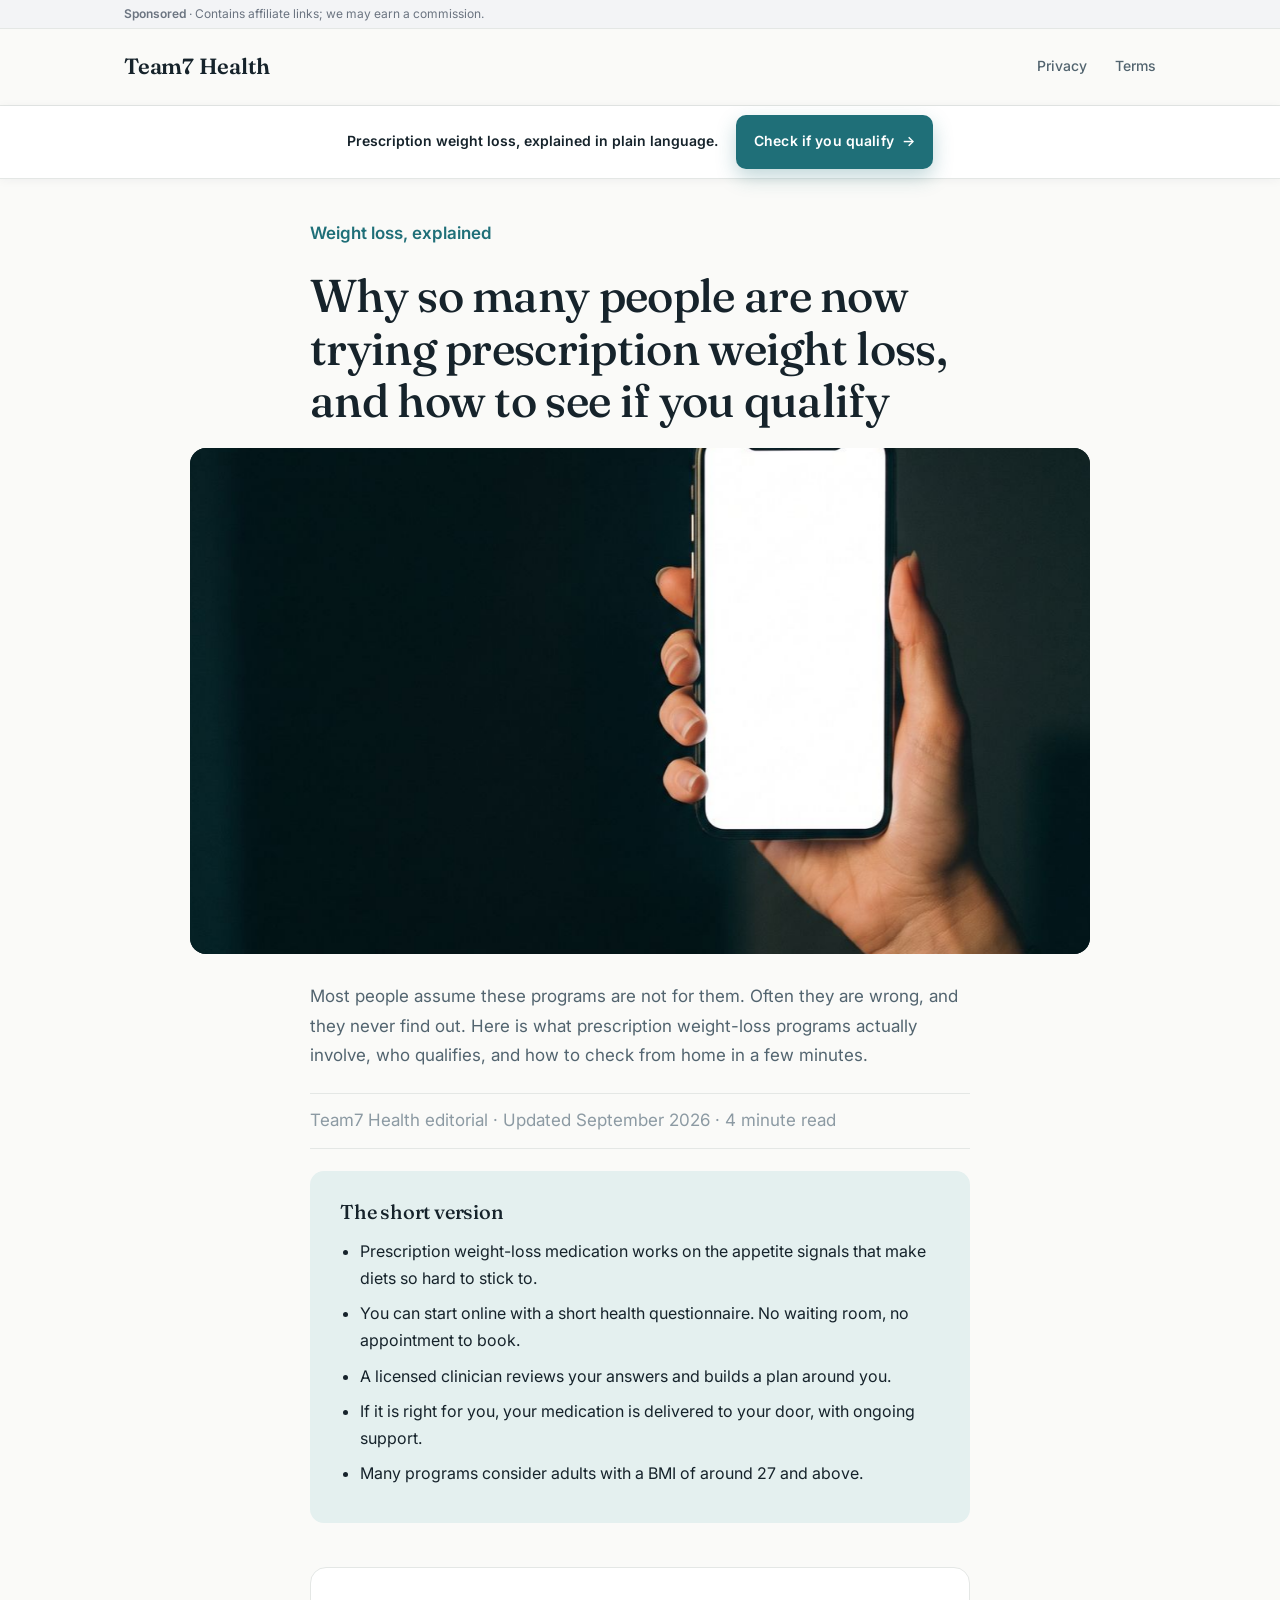
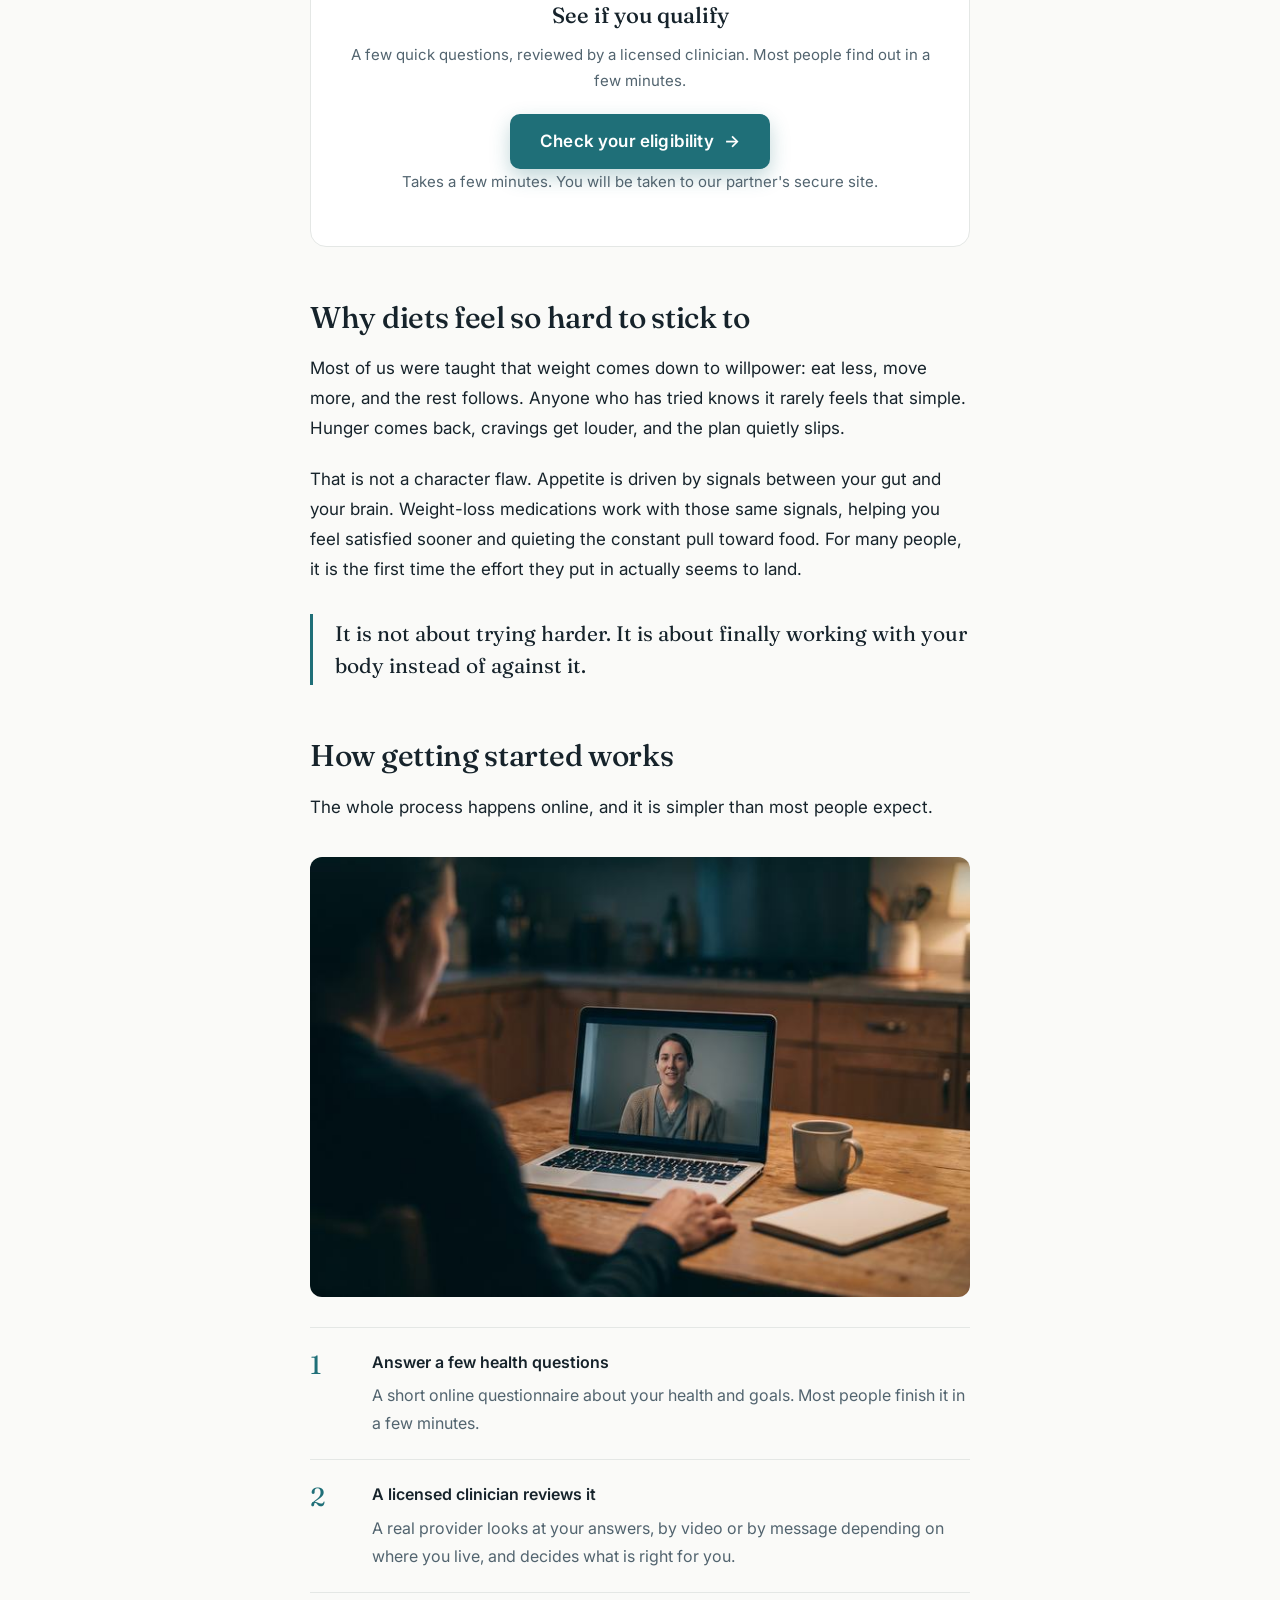
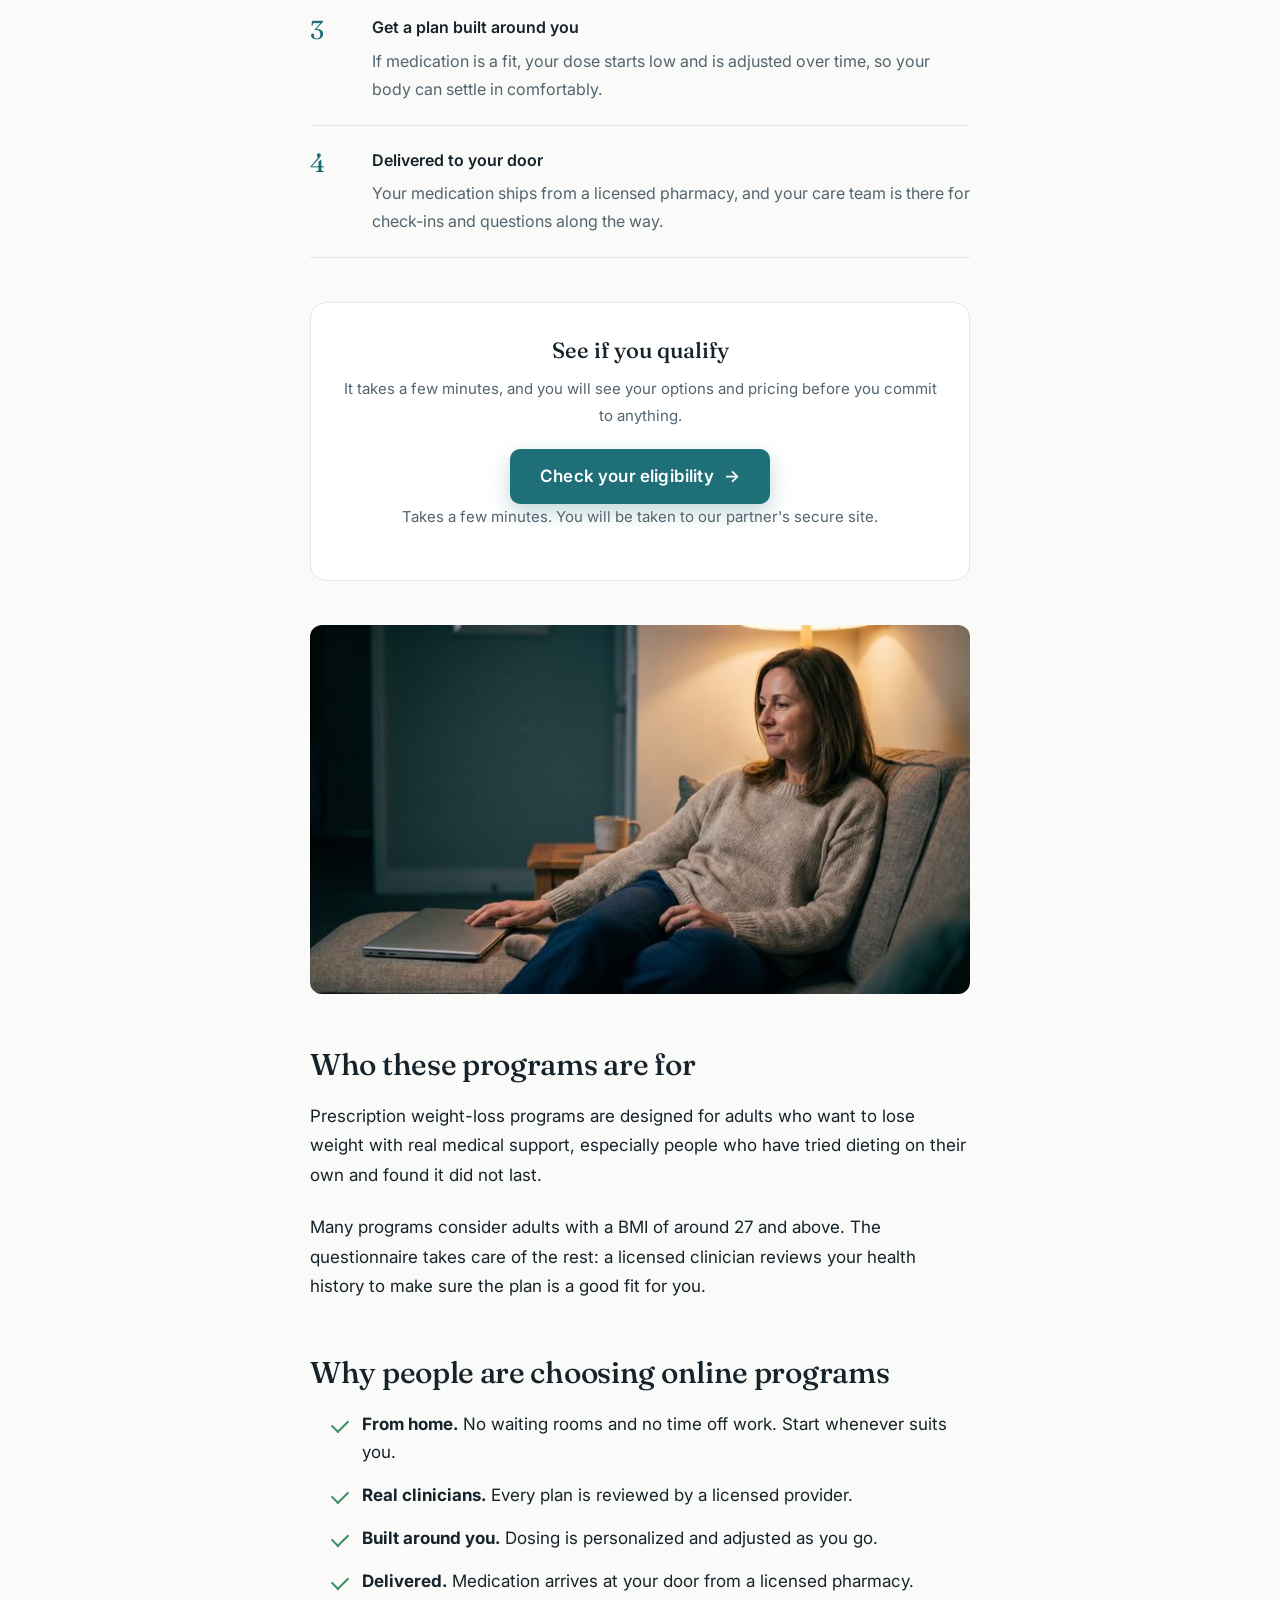
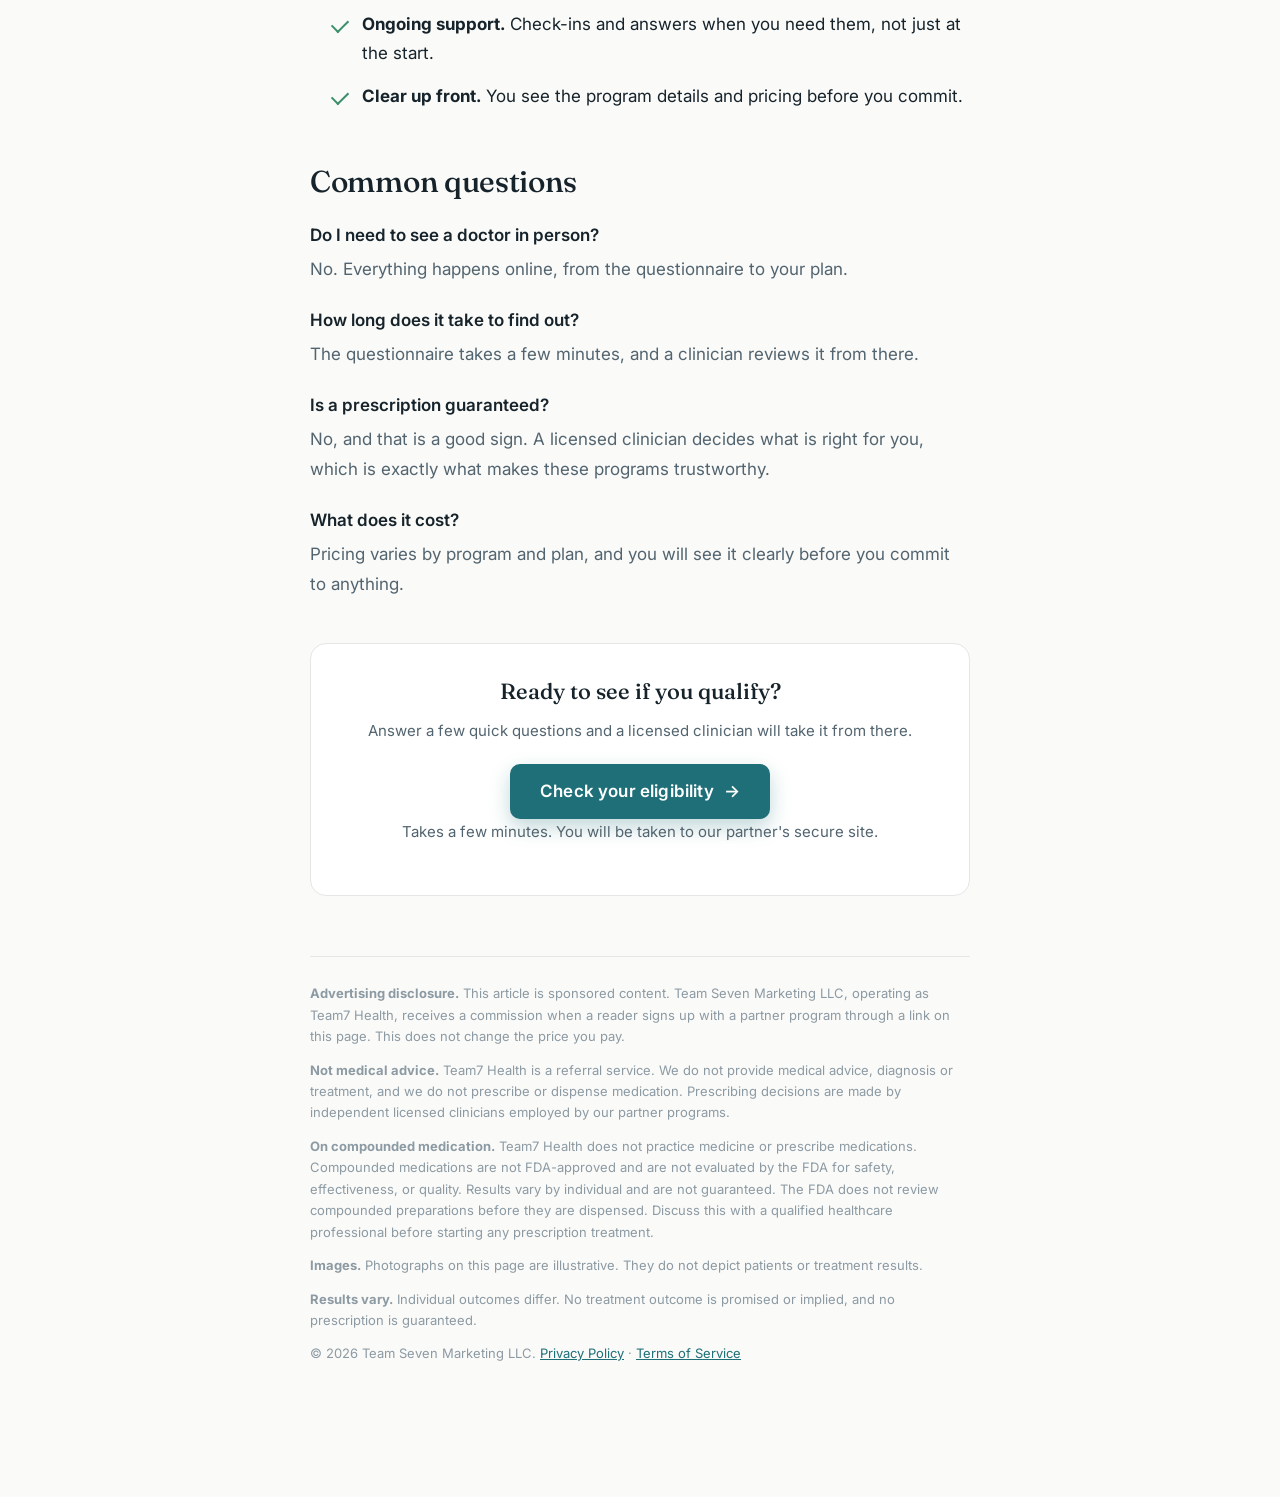
<file: guide.html>
<!DOCTYPE html>
<html lang="en">
<head>
<meta charset="UTF-8">
<meta name="viewport" content="width=device-width, initial-scale=1.0">
<title>Why so many people are trying prescription weight loss | Team7 Health</title>
<meta name="description" content="How prescription weight-loss programs work, who they are for, and how people are getting started online in a few minutes.">
<meta name="robots" content="noindex, follow">
<link rel="stylesheet" href="styles.css">
<script>try{sessionStorage.setItem('t7_ab_page','advertorial_v1');}catch(e){}</script>
<!-- Mgid Sensor. Also on the advertorials so MGID can measure landing rate and time on
     site, not just the click-out. Without it the optimiser is half blind. -->
<script type="text/javascript">
(function() {
    var d = document, w = window;
    w.MgSensorData = w.MgSensorData || [];
    w.MgSensorData.push({ cid: 988264, project: "a.mgid.com" });
    var l = "a.mgid.com";
    var n = d.getElementsByTagName("script")[0];
    var s = d.createElement("script");
    s.type = "text/javascript";
    s.async = true;
    var dt = !Date.now ? new Date().valueOf() : Date.now();
    s.src = "https://" + l + "/mgsensor.js?d=" + dt;
    n.parentNode.insertBefore(s, n);
})();
</script>
<script>
/* Ad scent: the page must look like the continuation of the ad that was clicked.
   Match on the MGID ad id (t7_ad); fall back to keywords in the ad title (t7_title)
   so new ads still match without a code change. */
(function () {
  var q = new URLSearchParams(location.search);
  var ad = q.get('t7_ad') || '';
  var title = (q.get('t7_title') || '').toLowerCase();
  var byId = {
    '27940521':'kitchen','27940523':'kitchen','27940525':'kitchen',
    '27940522':'doorstep','27940528':'doorstep',
    '27940512':'barbershop',
    '27940529':'phone','27940520':'phone',
    '27940518':'consult','27940519':'consult',
    '27940516':'2am','27940515':'2am'
  };
  var byWord = [
    ['door','doorstep'],['pharmacy','doorstep'],['approves','doorstep'],
    ['friends','kitchen'],['people actually ask','kitchen'],['plain language','kitchen'],
    ['hype','barbershop'],['ask before','barbershop'],['first questions','barbershop'],
    ['involves','phone'],['online weight-loss prescriptions','phone'],['start to finish','phone'],
    ['from home','consult'],['provider','consult'],['consultation','consult'],
    ['start here','2am'],['before starting','2am'],['plain guide','2am']
  ];
  var c = byId[ad];
  if (!c && title) for (var i = 0; i < byWord.length; i++) if (title.indexOf(byWord[i][0]) !== -1) { c = byWord[i][1]; break; }
  if (!c) return;
  var H = {
    '2am':       ['Quietly looking into weight-loss medication? Here is what to know first','A woman reading on her phone at night'],
    'doorstep':  ['How prescription weight loss actually gets to your door','A delivery box on a front porch'],
    'kitchen':   ['What people actually ask about weight-loss medication','Two friends talking in a kitchen'],
    'barbershop':['Weight-loss medication, without the hype: what to ask first','Two men talking in a barbershop'],
    'phone':     ['What weight-loss medication actually involves, start to finish','Reading about weight-loss medication on a phone'],
    'consult':   ['How prescription weight loss works from home','An online consultation on a laptop at a kitchen table']
  };
  try { sessionStorage.setItem('t7_hero', c); } catch (e) {}
  function apply() {
    var img = document.getElementById('hero-img'), h1 = document.getElementById('headline');
    if (img) { img.src = '/assets/images/hero-'+c+'-1200.jpg'; img.srcset = '/assets/images/hero-'+c+'-700.jpg 700w, /assets/images/hero-'+c+'-1200.jpg 1200w'; img.alt = H[c][1]; }
    if (h1) h1.textContent = H[c][0];
  }
  if (document.readyState === 'loading') document.addEventListener('DOMContentLoaded', apply); else apply();
})();
</script>
<script src="analytics.js"></script>
<style>
  /* ---- Advertorial-only styles. Scoped so shared pages are untouched. ---- */
  .ad-label {
    background: #f3f4f6;
    color: #5b6470;
    font-size: 12px;
    line-height: 1.3;
    padding: 6px 0;
    border-bottom: 1px solid var(--border);
  }
  .ad-label .wrap { display: flex; gap: 10px; align-items: baseline; flex-wrap: wrap; }
  .ad-label strong { font-weight: 600; }
  .ad-label span { color: #6b7480; }

  .article { padding: 40px 0 120px; }
  .measure { max-width: 660px; margin: 0 auto; }

  .kicker {
    font-family: var(--font-body);
    font-size: 13px;
    font-weight: 600;
    color: var(--accent);
    margin: 0 0 14px;
  }
  h1.headline {
    font-family: var(--font-display);
    font-weight: 500;
    font-size: clamp(30px, 5.2vw, 46px);
    line-height: 1.14;
    letter-spacing: -0.015em;
    margin: 0 0 20px;
  }
  .standfirst {
    font-size: 19px;
    line-height: 1.65;
    color: var(--text-secondary);
    margin: 0 0 24px;
  }
  .byline {
    font-size: 13px;
    color: var(--text-muted);
    border-top: 1px solid var(--border);
    border-bottom: 1px solid var(--border);
    padding: 12px 0;
    margin-bottom: 36px;
  }

  .lead-img {
    width: 100%;
    max-width: 900px;
    margin: 0 auto 44px;
    display: block;
    height: clamp(220px, 38vw, 380px);
    object-fit: cover;
    border-radius: 14px;
  }

  .article p { font-size: 17px; line-height: 1.75; margin: 0 0 22px; }
  .article h2 {
    font-family: var(--font-display);
    font-weight: 500;
    font-size: clamp(23px, 3.4vw, 30px);
    line-height: 1.25;
    letter-spacing: -0.01em;
    margin: 52px 0 18px;
  }
  .article h3 {
    font-family: var(--font-body);
    font-size: 16px;
    font-weight: 600;
    margin: 30px 0 10px;
  }
  .article ul { margin: 0 0 22px; padding-left: 22px; }
  .article li { font-size: 17px; line-height: 1.7; margin-bottom: 10px; }
  .article a { color: var(--accent); }

  .summary {
    background: var(--accent-soft);
    border-radius: 14px;
    padding: 28px 30px;
    margin: 0 0 44px;
  }
  .summary h2 { margin: 0 0 14px; font-size: 20px; }
  .summary ul { margin: 0; padding-left: 20px; }
  .summary li { font-size: 16px; margin-bottom: 8px; }

  /* Process sequence - genuinely a sequence, so it is numbered */
  .seq { margin: 30px 0 34px; border-top: 1px solid var(--border); }
  .seq-item {
    display: grid;
    grid-template-columns: 44px 1fr;
    gap: 18px;
    padding: 22px 0;
    border-bottom: 1px solid var(--border);
  }
  .seq-num {
    font-family: var(--font-display);
    font-size: 26px;
    color: var(--accent);
    line-height: 1;
    padding-top: 2px;
  }
  .seq-item h3 { margin: 0 0 6px; }
  .seq-item p { margin: 0; font-size: 16px; color: var(--text-secondary); }

  .compare { width: 100%; border-collapse: collapse; margin: 26px 0 30px; font-size: 15px; }
  .compare th, .compare td {
    text-align: left; padding: 13px 14px; border-bottom: 1px solid var(--border); vertical-align: top;
  }
  .compare th { font-weight: 600; font-size: 13px; color: var(--text-muted); }
  .compare td:first-child { font-weight: 500; width: 34%; }

  .callout {
    border-left: 3px solid var(--accent);
    padding: 4px 0 4px 22px;
    margin: 30px 0 34px;
  }
  .callout p { margin: 0; font-family: var(--font-display); font-size: 21px; line-height: 1.5; color: var(--text-primary); }

  .checklist { list-style: none; padding: 0; margin: 22px 0 30px; }
  .checklist li {
    padding-left: 30px;
    position: relative;
    margin-bottom: 14px;
  }
  .checklist li::before {
    content: "";
    position: absolute; left: 0; top: 9px;
    width: 14px; height: 8px;
    border-left: 2px solid var(--success);
    border-bottom: 2px solid var(--success);
    transform: rotate(-45deg);
  }

  .cta-block {
    background: var(--surface);
    border: 1px solid var(--border);
    border-radius: 16px;
    padding: 30px;
    margin: 44px 0;
    text-align: center;
  }
  .cta-block h3 { font-family: var(--font-display); font-weight: 500; font-size: 22px; margin: 0 0 8px; }
  .cta-block p { font-size: 15px; color: var(--text-secondary); margin: 0 0 20px; }
  .cta-block .btn { width: 100%; max-width: 320px; }
  .cta-note { font-size: 12px; color: var(--text-muted); margin: 20px 0 0; }

  .disclosures {
    margin-top: 60px;
    padding-top: 26px;
    border-top: 1px solid var(--border);
    font-size: 13px;
    line-height: 1.65;
    color: var(--text-muted);
  }
  .disclosures p { font-size: 13px; line-height: 1.65; margin: 0 0 12px; }

  /* Sticky mobile CTA */
  .lead-modal { position: fixed; inset: 0; background: rgba(16,24,28,.62); z-index: 60;
    display: flex; align-items: center; justify-content: center; padding: 20px; }
  .lead-modal[hidden] { display: none; }
  .lead-card { background: #fff; border-radius: 14px; max-width: 420px; width: 100%;
    padding: 26px 22px 20px; position: relative; box-shadow: 0 18px 50px rgba(0,0,0,.28); }
  .lead-card h3 { margin: 0 0 8px; font-size: 22px; line-height: 1.25; }
  .lead-card p { margin: 0 0 14px; font-size: 15px; line-height: 1.5; color: var(--text-secondary); }
  .lead-close { position: absolute; top: 8px; right: 12px; background: none; border: 0;
    font-size: 26px; line-height: 1; color: #9aa3ab; cursor: pointer; }
  #leadEmail { width: 100%; padding: 13px 14px; font-size: 16px; border: 1px solid var(--border);
    border-radius: 9px; margin-bottom: 10px; box-sizing: border-box; }
  #leadSubmit { width: 100%; }
  .lead-consent { font-size: 11.5px; line-height: 1.45; color: #7b848c; margin: 12px 0 0; }
  .lead-msg { font-size: 13px; margin: 8px 0 0; }
  .lead-msg.err { color: #b4472a; }
  .lead-ok { font-size: 16px; text-align: center; margin: 12px 0; }
  .sticky-cta {
    position: fixed; left: 0; right: 0; bottom: 0; z-index: 20;
    background: rgba(250,250,248,0.96);
    backdrop-filter: blur(8px);
    border-top: 1px solid var(--border);
    padding: 12px 16px;
    display: block;
  }
  .sticky-cta .btn { width: 100%; max-width: 420px; }
  /* Revealed once the reader scrolls past the opening, so it reads as a helpful
     shortcut rather than an ad bar sitting on the article from the first second. */
  .sticky-cta.is-visible { display: block; transform: translateY(0); }
  .sticky-cta {
    transform: translateY(110%);
    transition: transform .28s ease;
    text-align: center;
  }
  @media (max-width: 900px) {
    body { padding-bottom: 88px; }
  }
  @media (max-width: 480px) {
    .article { padding-top: 26px; }
    .lead-figure { aspect-ratio: auto; }
    .lead-figure img { max-height: 210px; }
    .summary { padding: 22px 20px; }
    .cta-block { padding: 24px 20px; }
    /* Do NOT use the padding shorthand on body here. It silently resets
       padding-bottom from the 900px block and buries the disclosures. */
    body { padding-bottom: 88px; }
  }

  /* Buttons inside the article inherit .article a { color: accent }, which made the
     label teal-on-teal. Force white on every state. */
  .article a.btn, .article a.btn:visited, .sticky-cta a.btn, .sticky-cta a.btn:visited { color: #fff; }
  .btn.cta { font-size: 17px; padding: 16px 30px; min-height: 54px; border-radius: 10px;
             box-shadow: 0 8px 20px rgba(31,111,120,0.28); letter-spacing: 0.01em; }
  .btn.cta .arrow { display: inline-block; transition: transform 0.15s ease; }
  .btn.cta:hover .arrow { transform: translateX(3px); }

  /* Lead photo: our own photography, slow cinematic zoom instead of a heavy video */
  .lead-figure { margin: 6px auto 28px; max-width: 900px; aspect-ratio: 16 / 9;
                 border-radius: 16px; overflow: hidden; background: #1c2b30; }
  .lead-figure img { width: 100%; height: 100%; object-fit: cover; display: block;
                     transform-origin: 62% 48%; animation: t7zoom 26s ease-out forwards; }
  @keyframes t7zoom { from { transform: scale(1); } to { transform: scale(1.09); } }
  figure.inline { margin: 34px 0 30px; }
  figure.inline img { width: 100%; height: auto; display: block; border-radius: 12px; }
  @media (max-width: 480px) { .lead-figure { border-radius: 0; width: 100vw; max-width: 100vw; margin-left: calc(50% - 50vw); margin-right: calc(50% - 50vw); } }

  .faq h3 { font-size: 17px; margin: 22px 0 6px; }
  .faq p { margin: 0 0 6px; color: var(--text-secondary); }
  @media (prefers-reduced-motion: reduce) {
    * { transition: none !important; animation: none !important; }
  }

  /* ---- sticky top CTA bar (shared pattern with the oral advertorial) ---- */
  .topbar {
    position: sticky; top: 0; z-index: 60;
    display: flex; align-items: center; justify-content: center; gap: 18px;
    padding: 9px 18px;
    background: var(--surface);
    border-bottom: 1px solid var(--border);
    box-shadow: 0 1px 10px rgba(20,33,61,.05);
  }
  .topbar p { margin: 0; font-size: 14px; font-weight: 600; }
  .topbar .btn { width: auto; flex: 0 0 auto; padding: 9px 18px; font-size: 14px; white-space: nowrap; }
  .topbar a.btn, .topbar a.btn:visited { color: #fff; }

  .cta-block .btn {
    width: auto; max-width: none;
    display: inline-flex; align-items: center; justify-content: center; gap: 10px;
    white-space: nowrap; padding: 14px 30px;
  }

  @media (max-width: 640px) { .topbar { display: none; } }
  @media (min-width: 641px) { .sticky-cta { display: none !important; } }
  @media (max-width: 480px) { .cta-block .btn { width: 100%; white-space: normal; padding: 14px 18px; } }
</style>
</head>
<body>

<!-- Disclosure sits above everything. FTC requires it before the reader
     reaches the advertising page, not buried at the bottom. -->
<div class="ad-label">
  <div class="wrap">
    <span><strong>Sponsored</strong> &middot; Contains affiliate links; we may earn a commission.</span>
  </div>
</div>

<header class="site">
  <div class="wrap">
    <a class="logo" href="/">Team7 Health</a>
    <nav class="site-nav">
      <a href="/privacy">Privacy</a>
      <a href="/terms">Terms</a>
    </nav>
  </div>
</header>

<div class="topbar">
  <p>Prescription weight loss, explained in plain language.</p>
  <a class='btn cta' data-cta='topbar' href='/go?offer=auto'>Check if you qualify <span class="arrow" aria-hidden="true">&rarr;</span></a>
</div>

<div class="article">
  <div class="wrap">

    <div class="measure">
      <p class="kicker">Weight loss, explained</p>
      <h1 class="headline" id="headline">Why so many people are now trying prescription weight loss, and how to see if you qualify</h1>
    </div>
    <figure class="lead-figure"><img id="hero-img" src="/assets/images/hero-phone-1200.jpg" srcset="/assets/images/hero-phone-700.jpg 700w, /assets/images/hero-phone-1200.jpg 1200w" sizes="(max-width: 900px) 100vw, 900px" width="1200" height="675" fetchpriority="high" alt="Reading about weight-loss medication on a phone"></figure>
    <div class="measure">
      <p class="standfirst">Most people assume these programs are not for them. Often they are wrong, and they never find out. Here is what prescription weight-loss programs actually involve, who qualifies, and how to check from home in a few minutes.</p>
      <p class="byline">Team7 Health editorial &middot; Updated September 2026 &middot; 4 minute read</p>

      <div class="summary">
        <h2>The short version</h2>
        <ul>
          <li>Prescription weight-loss medication works on the appetite signals that make diets so hard to stick to.</li>
          <li>You can start online with a short health questionnaire. No waiting room, no appointment to book.</li>
          <li>A licensed clinician reviews your answers and builds a plan around you.</li>
          <li>If it is right for you, your medication is delivered to your door, with ongoing support.</li>
          <li>Many programs consider adults with a BMI of around 27 and above.</li>
        </ul>
      </div>

      <div class="cta-block">
        <h3>See if you qualify</h3>
        <p>A few quick questions, reviewed by a licensed clinician. Most people find out in a few minutes.</p>
        <a class='btn cta' data-cta='early' href='/go?offer=auto'>Check your eligibility <span class="arrow" aria-hidden="true">&rarr;</span></a>
        <p class="cta-note">Takes a few minutes. You will be taken to our partner's secure site.</p>
      </div>

      <h2>Why diets feel so hard to stick to</h2>
      <p>Most of us were taught that weight comes down to willpower: eat less, move more, and the rest follows. Anyone who has tried knows it rarely feels that simple. Hunger comes back, cravings get louder, and the plan quietly slips.</p>
      <p>That is not a character flaw. Appetite is driven by signals between your gut and your brain. Weight-loss medications work with those same signals, helping you feel satisfied sooner and quieting the constant pull toward food. For many people, it is the first time the effort they put in actually seems to land.</p>

      <div class="callout">
        <p>It is not about trying harder. It is about finally working with your body instead of against it.</p>
      </div>

      <h2>How getting started works</h2>
      <p>The whole process happens online, and it is simpler than most people expect.</p>
      <figure class="inline"><img src="/assets/images/guide-consult-1200.jpg" srcset="/assets/images/guide-consult-700.jpg 700w, /assets/images/guide-consult-1200.jpg 1200w" sizes="(max-width: 700px) 100vw, 680px" width="1200" height="800" loading="lazy" alt="A laptop on a kitchen table during an online consultation with a clinician"></figure>
      <div class="seq">
        <div class="seq-item"><div class="seq-num">1</div><div>
          <h3>Answer a few health questions</h3>
          <p>A short online questionnaire about your health and goals. Most people finish it in a few minutes.</p>
        </div></div>
        <div class="seq-item"><div class="seq-num">2</div><div>
          <h3>A licensed clinician reviews it</h3>
          <p>A real provider looks at your answers, by video or by message depending on where you live, and decides what is right for you.</p>
        </div></div>
        <div class="seq-item"><div class="seq-num">3</div><div>
          <h3>Get a plan built around you</h3>
          <p>If medication is a fit, your dose starts low and is adjusted over time, so your body can settle in comfortably.</p>
        </div></div>
        <div class="seq-item"><div class="seq-num">4</div><div>
          <h3>Delivered to your door</h3>
          <p>Your medication ships from a licensed pharmacy, and your care team is there for check-ins and questions along the way.</p>
        </div></div>
      </div>

      <div class="cta-block">
          <h3>See if you qualify</h3>
          <p>It takes a few minutes, and you will see your options and pricing before you commit to anything.</p>
          <a class='btn cta' data-cta='mid-article' href='/go?offer=auto'>Check your eligibility <span class="arrow" aria-hidden="true">&rarr;</span></a>
          <p class="cta-note">Takes a few minutes. You will be taken to our partner's secure site.</p>
        </div>

      <figure class="inline"><img src="/assets/images/guide-evening-1200.jpg" srcset="/assets/images/guide-evening-700.jpg 700w, /assets/images/guide-evening-1200.jpg 1200w" sizes="(max-width: 700px) 100vw, 680px" width="1200" height="670" loading="lazy" alt="A woman relaxing on a sofa at home in warm evening lamplight"></figure>
      <h2>Who these programs are for</h2>
      <p>Prescription weight-loss programs are designed for adults who want to lose weight with real medical support, especially people who have tried dieting on their own and found it did not last.</p>
      <p>Many programs consider adults with a BMI of around 27 and above. The questionnaire takes care of the rest: a licensed clinician reviews your health history to make sure the plan is a good fit for you.</p>

      <h2>Why people are choosing online programs</h2>
      <ul class="checklist">
        <li><strong>From home.</strong> No waiting rooms and no time off work. Start whenever suits you.</li>
        <li><strong>Real clinicians.</strong> Every plan is reviewed by a licensed provider.</li>
        <li><strong>Built around you.</strong> Dosing is personalized and adjusted as you go.</li>
        <li><strong>Delivered.</strong> Medication arrives at your door from a licensed pharmacy.</li>
        <li><strong>Ongoing support.</strong> Check-ins and answers when you need them, not just at the start.</li>
        <li><strong>Clear up front.</strong> You see the program details and pricing before you commit.</li>
      </ul>

      <h2>Common questions</h2>
      <div class="faq">
        <h3>Do I need to see a doctor in person?</h3>
        <p>No. Everything happens online, from the questionnaire to your plan.</p>
        <h3>How long does it take to find out?</h3>
        <p>The questionnaire takes a few minutes, and a clinician reviews it from there.</p>
        <h3>Is a prescription guaranteed?</h3>
        <p>No, and that is a good sign. A licensed clinician decides what is right for you, which is exactly what makes these programs trustworthy.</p>
        <h3>What does it cost?</h3>
        <p>Pricing varies by program and plan, and you will see it clearly before you commit to anything.</p>
      </div>

      <div class="cta-block">
          <h3>Ready to see if you qualify?</h3>
          <p>Answer a few quick questions and a licensed clinician will take it from there.</p>
          <a class='btn cta' data-cta='end-of-article' href='/go?offer=auto'>Check your eligibility <span class="arrow" aria-hidden="true">&rarr;</span></a>
          <p class="cta-note">Takes a few minutes. You will be taken to our partner's secure site.</p>
        </div>

      <div class="disclosures">
        <p><strong>Advertising disclosure.</strong> This article is sponsored content. Team Seven Marketing LLC, operating as Team7 Health, receives a commission when a reader signs up with a partner program through a link on this page. This does not change the price you pay.</p>
        <p><strong>Not medical advice.</strong> Team7 Health is a referral service. We do not provide medical advice, diagnosis or treatment, and we do not prescribe or dispense medication. Prescribing decisions are made by independent licensed clinicians employed by our partner programs.</p>
        <p><strong>On compounded medication.</strong> Team7 Health does not practice medicine or prescribe medications. Compounded medications are not FDA-approved and are not evaluated by the FDA for safety, effectiveness, or quality. Results vary by individual and are not guaranteed. The FDA does not review compounded preparations before they are dispensed. Discuss this with a qualified healthcare professional before starting any prescription treatment.</p>
        <p><strong>Images.</strong> Photographs on this page are illustrative. They do not depict patients or treatment results.</p>
        <p><strong>Results vary.</strong> Individual outcomes differ. No treatment outcome is promised or implied, and no prescription is guaranteed.</p>
        <p>&copy; 2026 Team Seven Marketing LLC. <a href="/privacy">Privacy Policy</a> &middot; <a href="/terms">Terms of Service</a></p>
      </div>

    </div>
  </div>
</div>

<div class="sticky-cta">
  <a class='btn cta' data-cta='sticky' href='/go?offer=auto'>Check your eligibility <span class="arrow" aria-hidden="true">&rarr;</span></a>
</div>

<script>
(function () {
  if (!window.T7Analytics) return;

  T7Analytics.track('page_view_advertorial', {
      hero: (function(){ try { return sessionStorage.getItem('t7_hero') || 'default'; } catch(e){ return 'default'; } })(), page_variant: 'advertorial_v1' });

  // Attach attribution to every outbound offer link at click time.
  document.querySelectorAll('a[href^="/go"]').forEach(function (a) {
    a.addEventListener('click', function () {
      T7Analytics.track('offer_clickout', {
        offer_name: 'trimrx',
        source: a.getAttribute('data-cta') || 'unknown'
      });
    });
    var u = new URL(a.getAttribute('href'), window.location.origin);
    u.searchParams.set('subid1', T7Attribution.mgidClickId() || 'direct');
    u.searchParams.set('subid2', T7Analytics.sessionId());
      u.searchParams.set('src', a.getAttribute('data-cta') || 'unknown');
      u.searchParams.set('pv', 'advertorial_v1');
    a.setAttribute('href', u.pathname + u.search);
  });

  // Fire once when the sticky bar first becomes visible to the reader.
  var sticky = document.querySelector('.sticky-cta');
  var endCta = document.querySelector('[data-cta="end-of-article"]');
  var stickySeen = false;
  function updateSticky() {
    if (!sticky) return;
    var past = window.scrollY > window.innerHeight * 0.9;      // read past the opening
    var atEnd = false;
    if (endCta) {
      var r = endCta.getBoundingClientRect();
      atEnd = r.top < window.innerHeight && r.bottom > 0;       // real CTA on screen
    }
    var show = past && !atEnd;
    sticky.classList.toggle('is-visible', show);
    if (show && !stickySeen) {
      stickySeen = true;
      T7Analytics.track('sticky_cta_shown', {});
    }
  }
  window.addEventListener('scroll', updateSticky, { passive: true });
  window.addEventListener('resize', updateSticky);
  updateSticky();
})();
</script>

<!-- Lead capture. Deliberately placed AFTER the offer click-out path, never before it:
     88% of deep readers already click through and we do not want a form in their way.
     Email only - no phone, because US TCPA one-to-one consent makes phone leads a
     legal liability we have no use for until we run pay-per-call. -->
<div class="lead-modal" id="leadModal" role="dialog" aria-modal="true" aria-labelledby="leadTitle" hidden>
  <div class="lead-card">
    <button class="lead-close" id="leadClose" aria-label="Close">&times;</button>
    <h3 id="leadTitle">Not ready today?</h3>
    <p>We will email you a short, plain-language guide: what these programs cost, who qualifies, and the questions worth asking.</p>
    <form id="leadForm" novalidate>
      <input type="email" id="leadEmail" name="email" placeholder="your@email.com" autocomplete="email" required aria-label="Email address">
      <button type="submit" class="btn" id="leadSubmit">Send me the guide</button>
      <p class="lead-consent">By entering your email you agree to receive occasional emails from Team7 Health about prescription weight-loss programs. Unsubscribe any time. See our <a href='/privacy'>Privacy Policy</a>.</p>
      <p class="lead-msg" id="leadMsg" role="status" aria-live="polite"></p>
    </form>
  </div>
</div>
<script>
(function () {
  var W = 'https://hook.eu1.make.com/4xw7opctvnkyo43qfn3iq87s1kimvxmf';
  var modal = document.getElementById('leadModal');
  if (!modal) return;
  var form = document.getElementById('leadForm'),
      email = document.getElementById('leadEmail'),
      msg = document.getElementById('leadMsg'),
      btn = document.getElementById('leadSubmit'),
      shown = false, done = false;

  function seen() { try { return localStorage.getItem('t7_lead') === '1'; } catch (e) { return false; } }
  function mark() { try { localStorage.setItem('t7_lead', '1'); } catch (e) {} }

  /* Disabled 22 Sep 2026: the popup promises an emailed guide, but the Make
     scenario behind it (T7H Lead Capture, 7458021) only stores the address and
     sends nothing. Re-enable by deleting LEAD_POPUP_OFF once a real guide email
     is wired up. */
  var LEAD_POPUP_OFF = true;
  function open(trigger) {
    if (LEAD_POPUP_OFF || shown || done || seen()) return;
    shown = true;
    modal.hidden = false;
    document.body.style.overflow = 'hidden';
    if (window.T7Analytics) T7Analytics.track('lead_modal_shown', { trigger: trigger });
  }
  function close() {
    modal.hidden = true;
    document.body.style.overflow = '';
  }
  document.getElementById('leadClose').addEventListener('click', close);
  modal.addEventListener('click', function (e) { if (e.target === modal) close(); });
  document.addEventListener('keydown', function (e) { if (e.key === 'Escape' && !modal.hidden) close(); });

  /* Desktop exit intent only. The mobile scroll-stall trigger was removed on
     22 Sep 2026: it fired whenever an engaged reader paused for 9 seconds past
     the halfway point, locking the page right beside the mid-article CTA, and
     it captured 1 email in 692 showings. */
  document.addEventListener('mouseout', function (e) {
    if (!e.relatedTarget && e.clientY <= 0) open('exit_intent');
  });

  form.addEventListener('submit', function (e) {
    e.preventDefault();
    var v = (email.value || '').trim();
    if (!/^[^\s@]+@[^\s@]+\.[^\s@]{2,}$/.test(v)) {
      msg.textContent = 'Please enter a valid email address.';
      msg.className = 'lead-msg err'; email.focus(); return;
    }
    btn.disabled = true; btn.textContent = 'Sending...';
    var a = (window.T7Attribution && T7Attribution.all()) || {};
    var payload = {
      email: v,
      source_page: location.pathname,
      placement: 'advertorial_modal',
      offer: 'glp1',
      t7_click: a.mgid_click_id || '',
      t7_ad: a.mgid_ad_id || '',
      t7_widget: a.mgid_widget_id || '',
      session_id: (window.T7Analytics && T7Analytics.sessionId()) || '',
      consent: 'email_opt_in_v1',
      captured_at: new Date().toISOString()
    };
    fetch(W, { method: 'POST', headers: { 'Content-Type': 'application/json' }, body: JSON.stringify(payload), keepalive: true })
      .then(function () { win(); })
      .catch(function () { win(); });   // the beacon is best-effort; never block the reader
    function win() {
      done = true; mark();
      if (window.T7Analytics) T7Analytics.track('lead_captured', { placement: 'advertorial_modal' });
      form.innerHTML = '<p class="lead-ok">Thanks. Check your inbox shortly.</p>';
      setTimeout(close, 1800);
    }
  });
})();
</script>

</body>
</html>
</file>
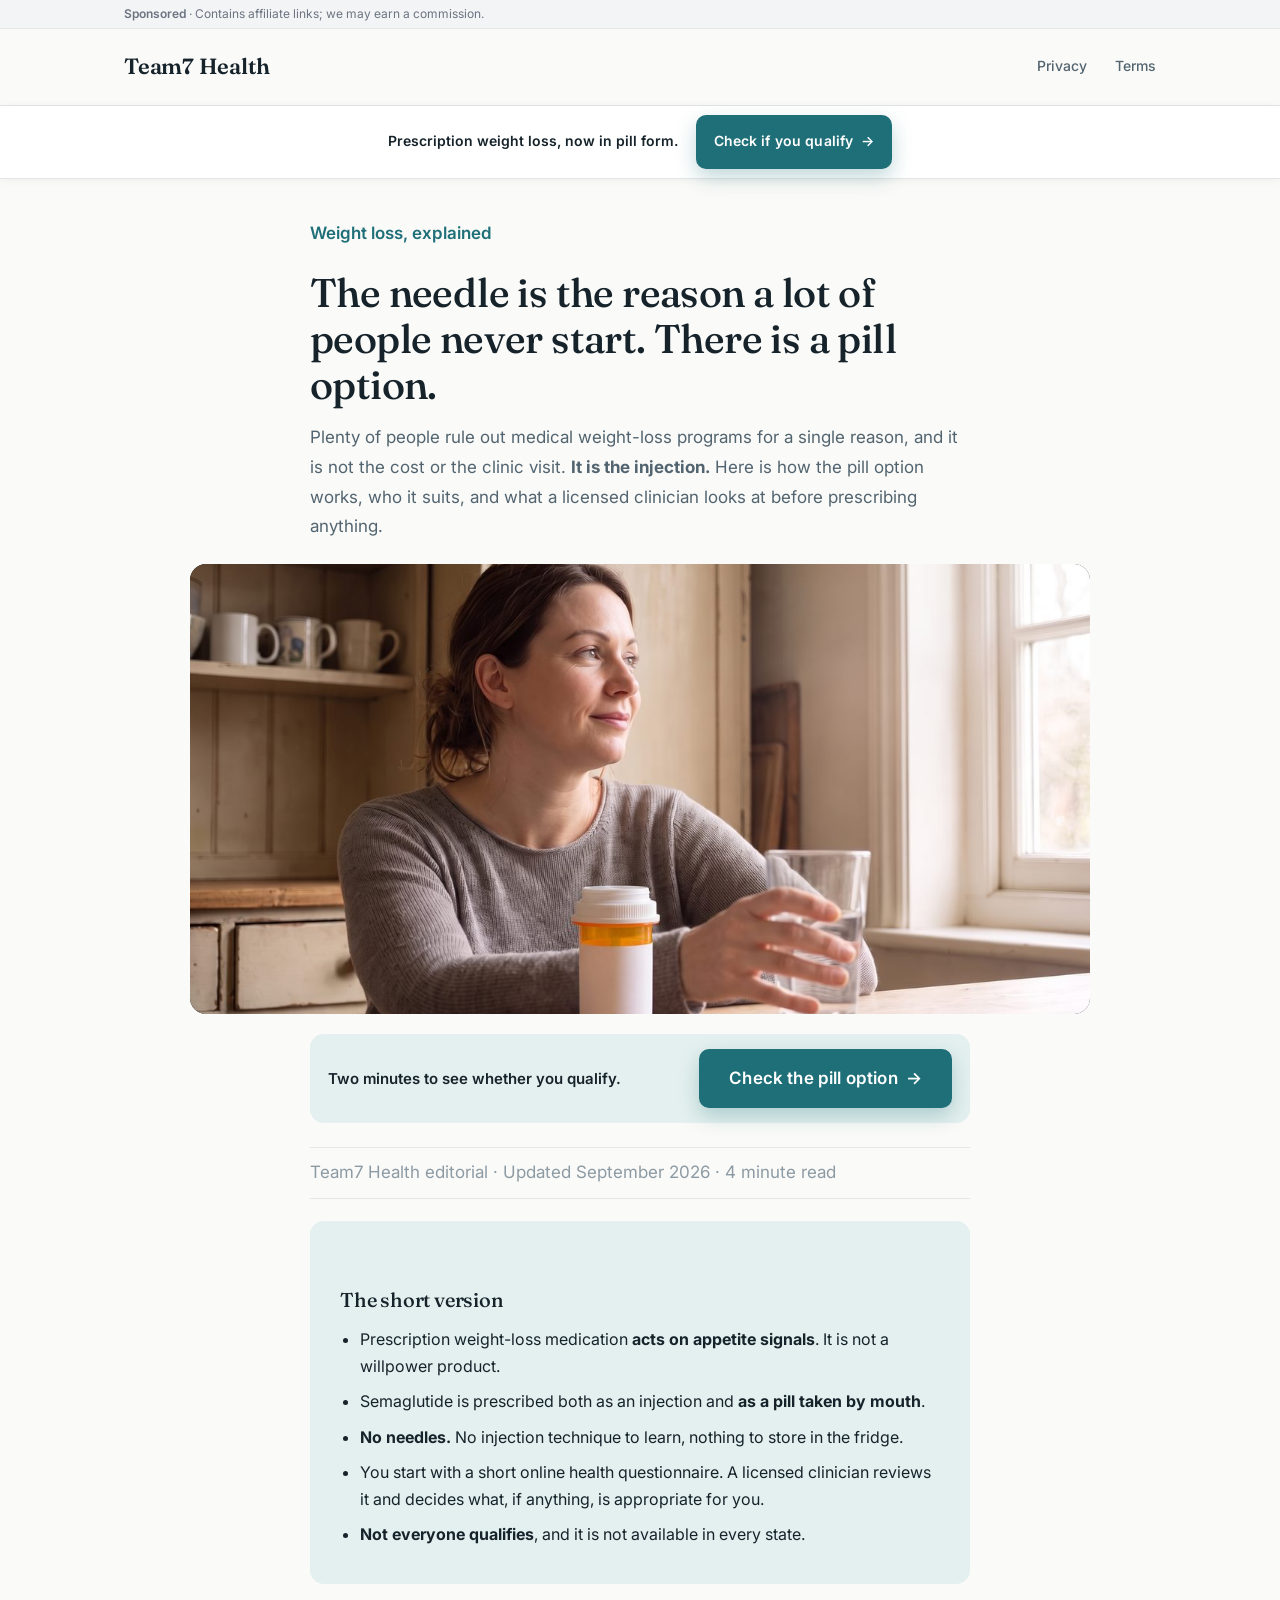
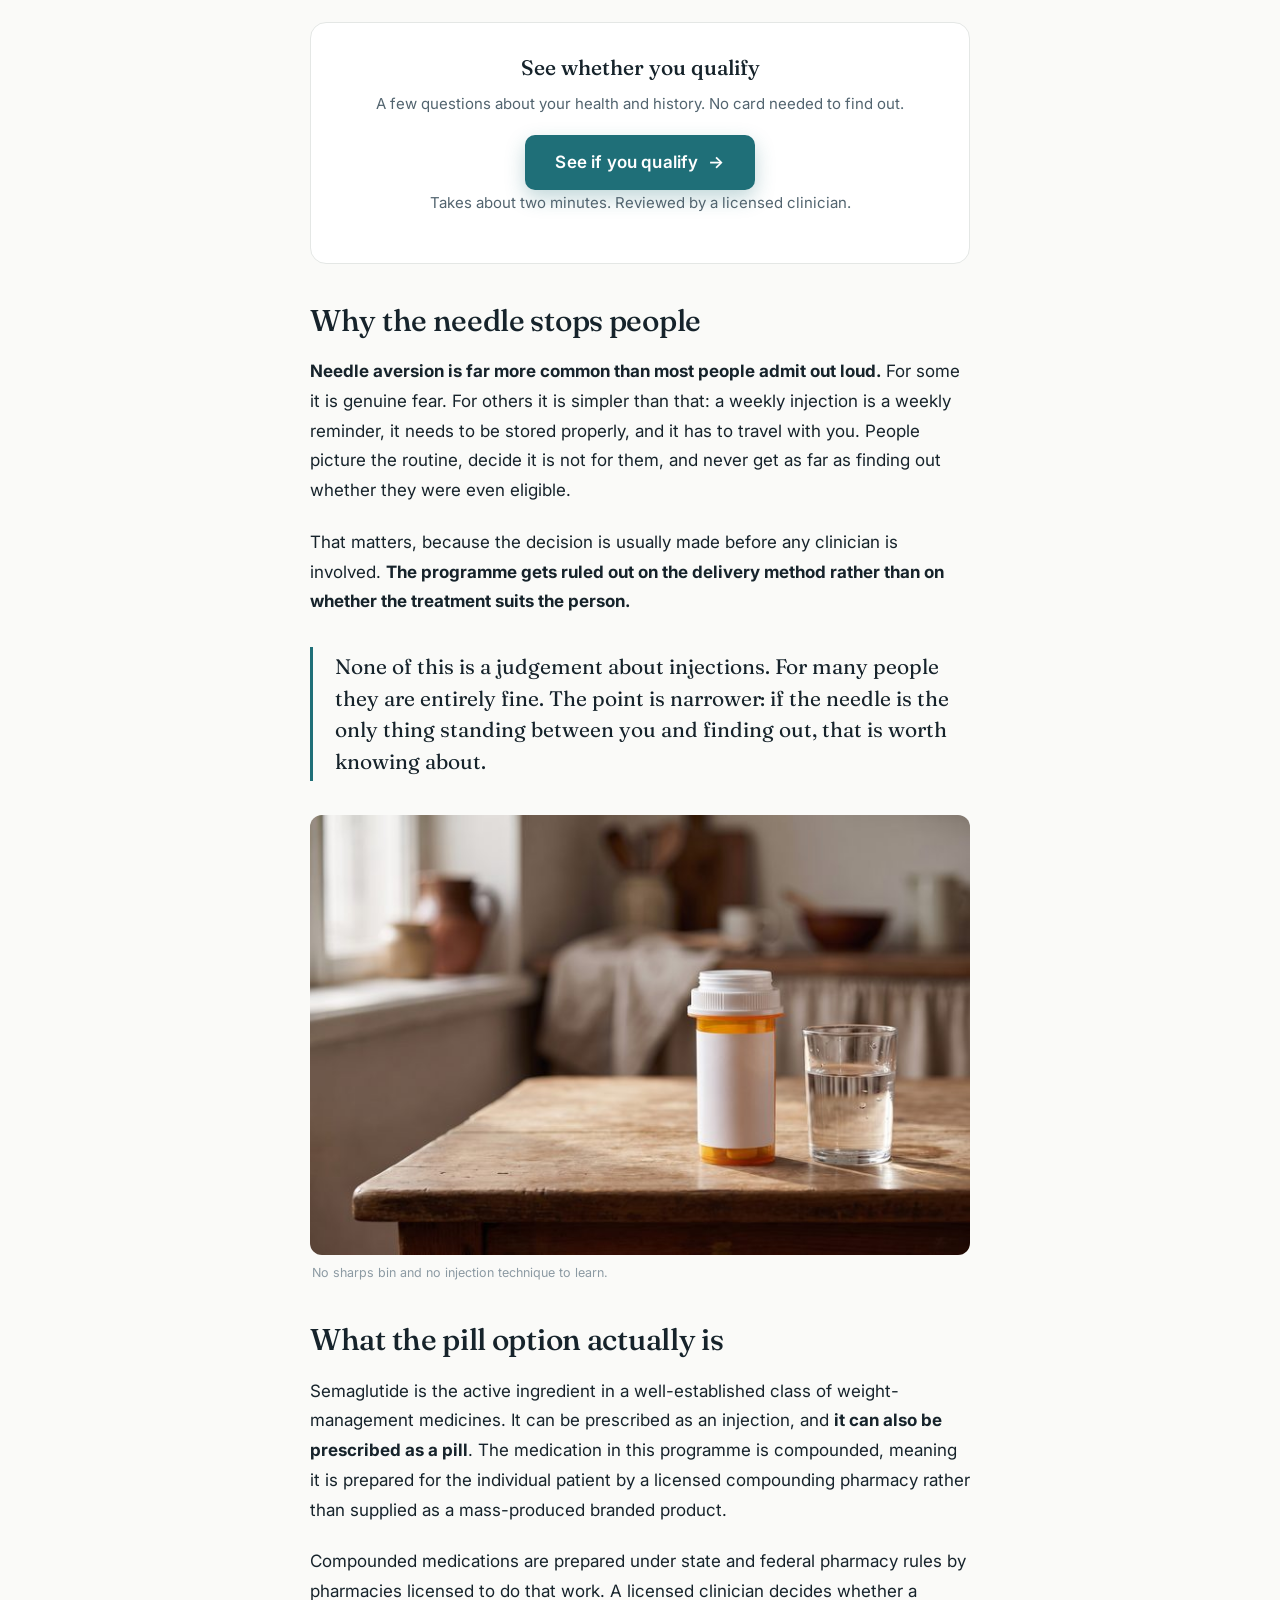
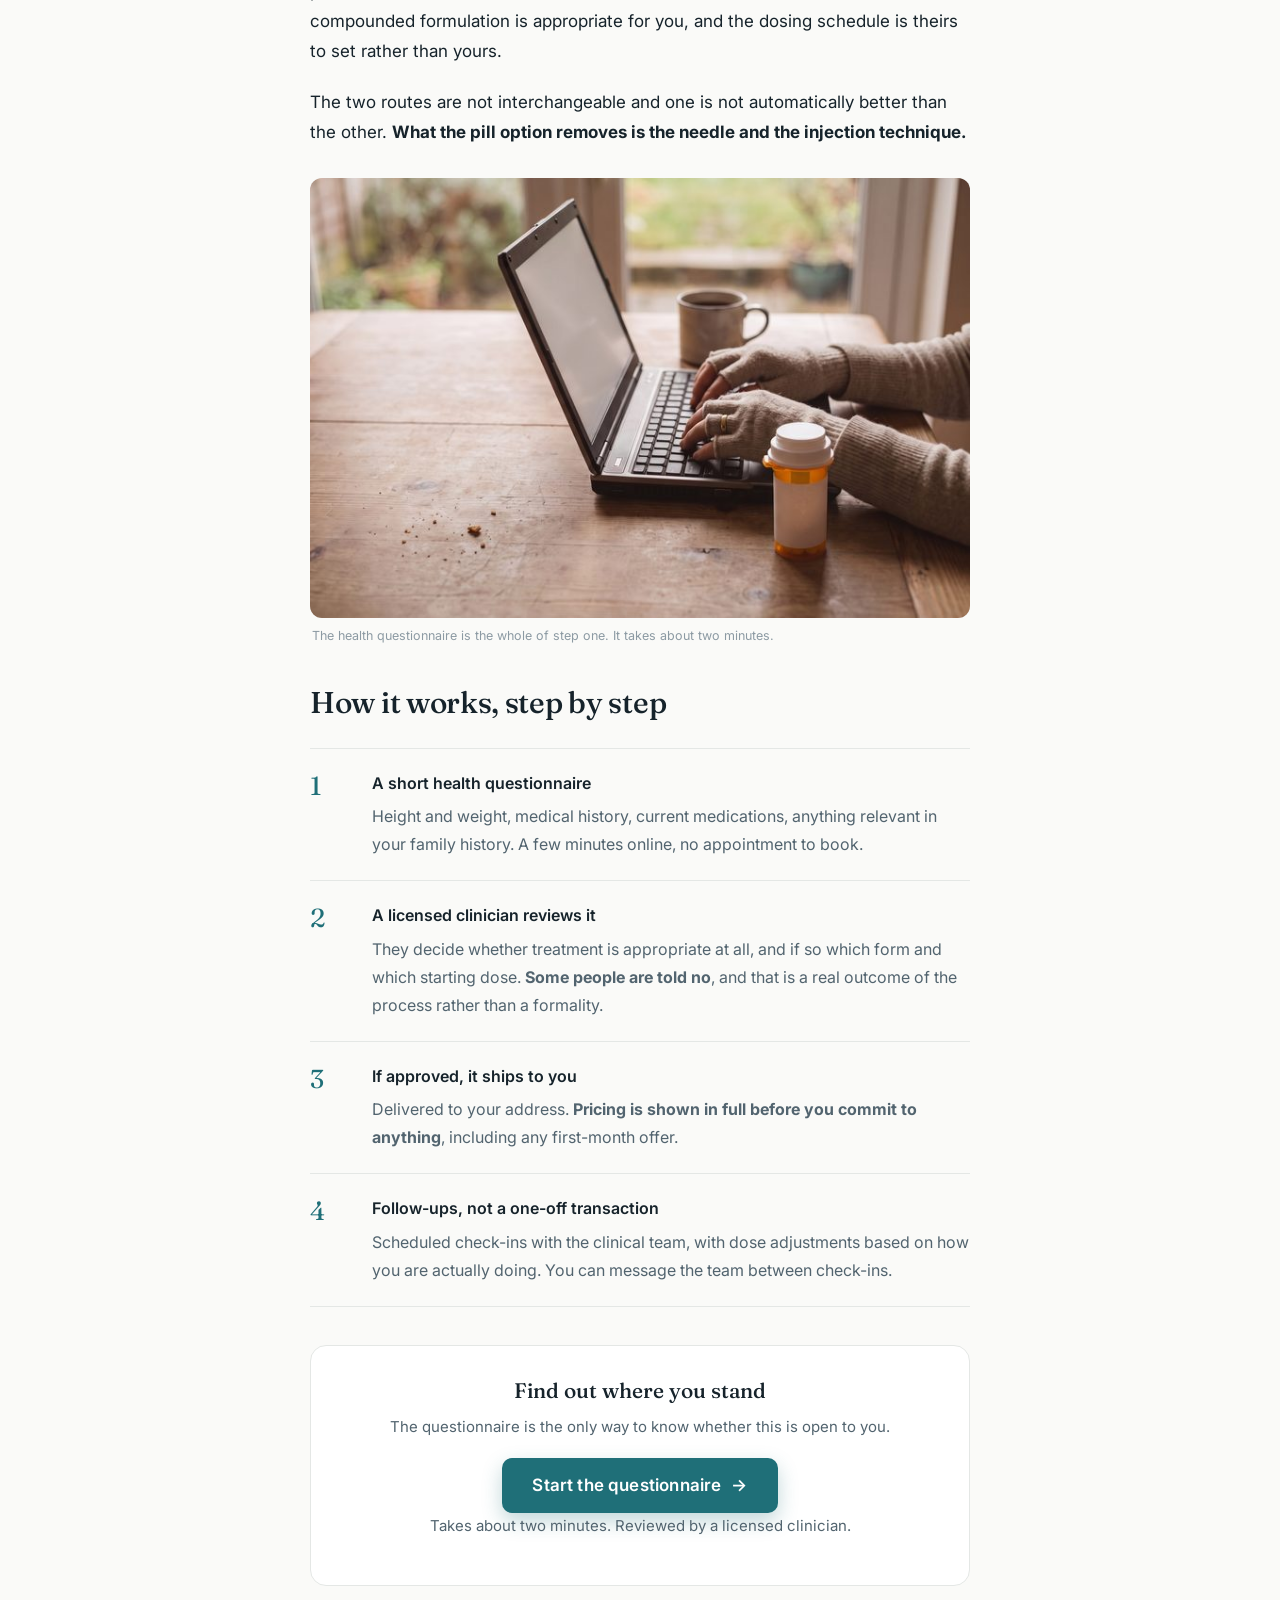
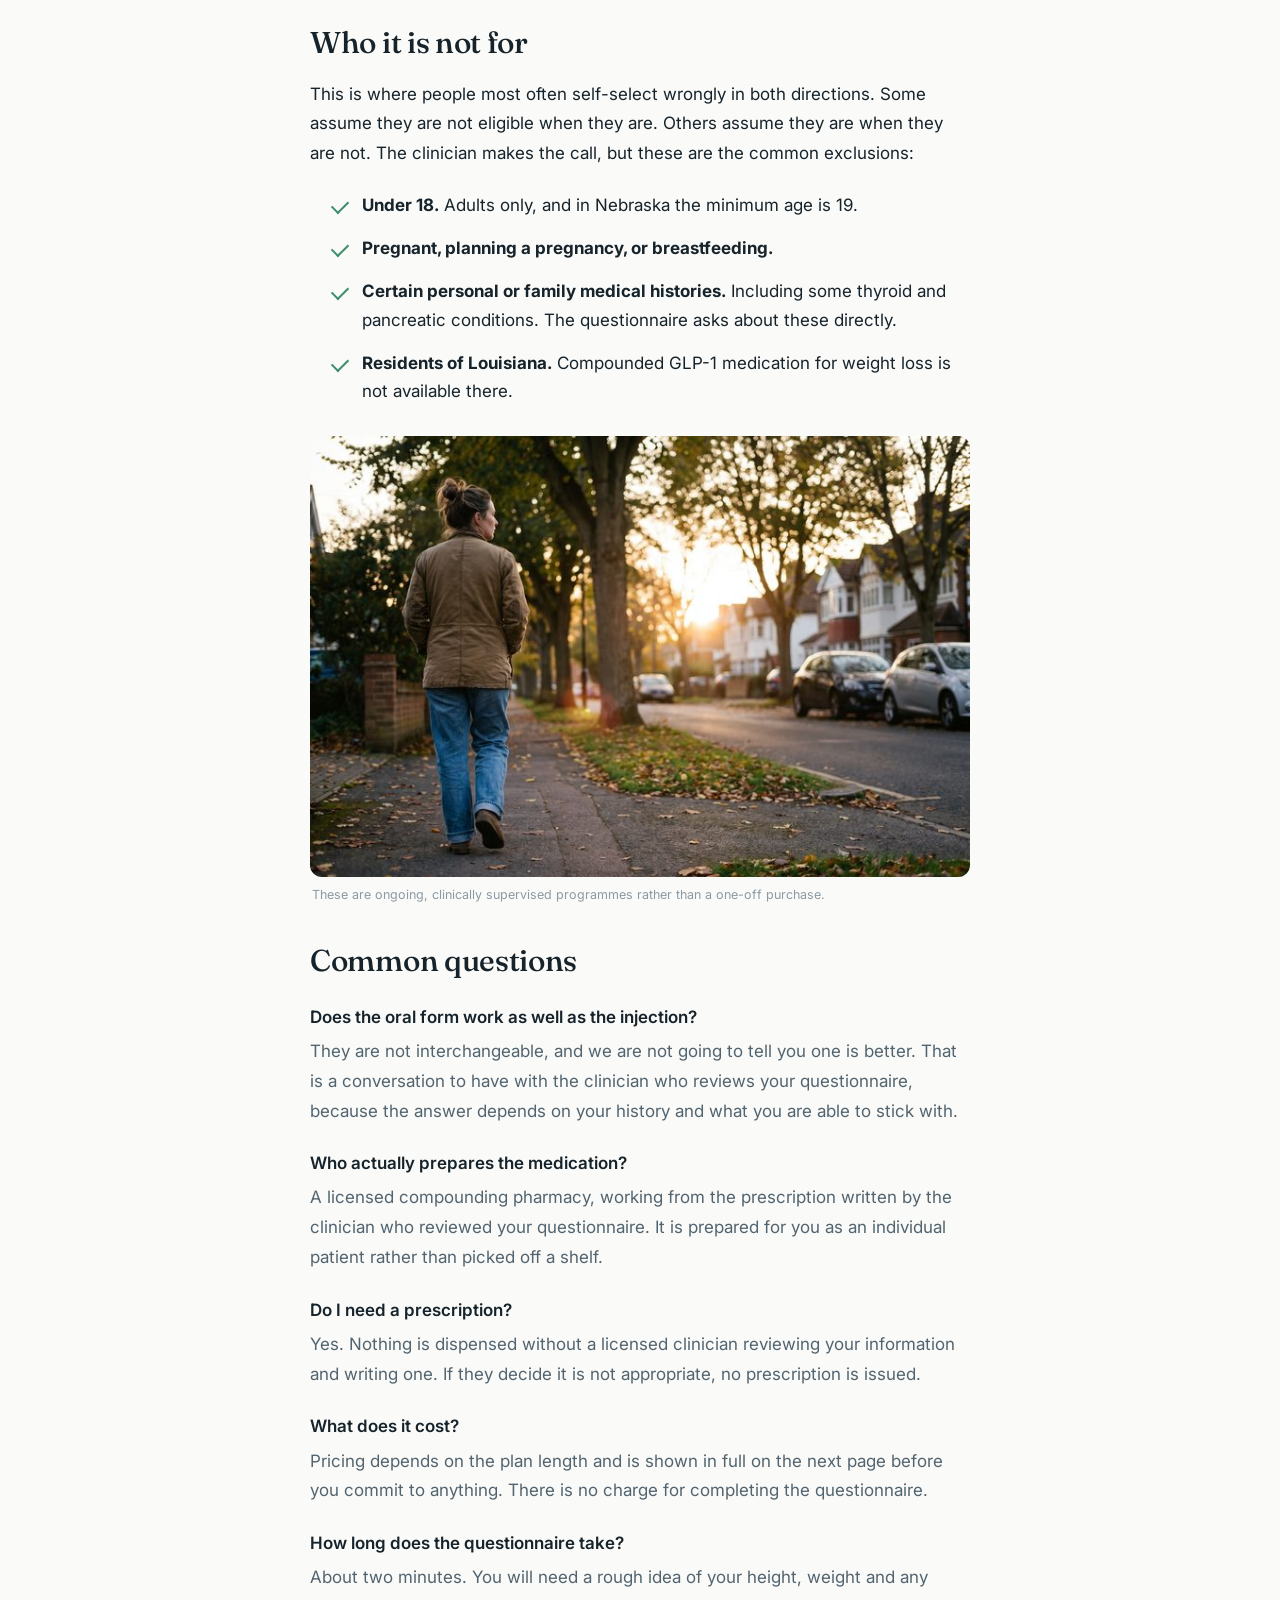
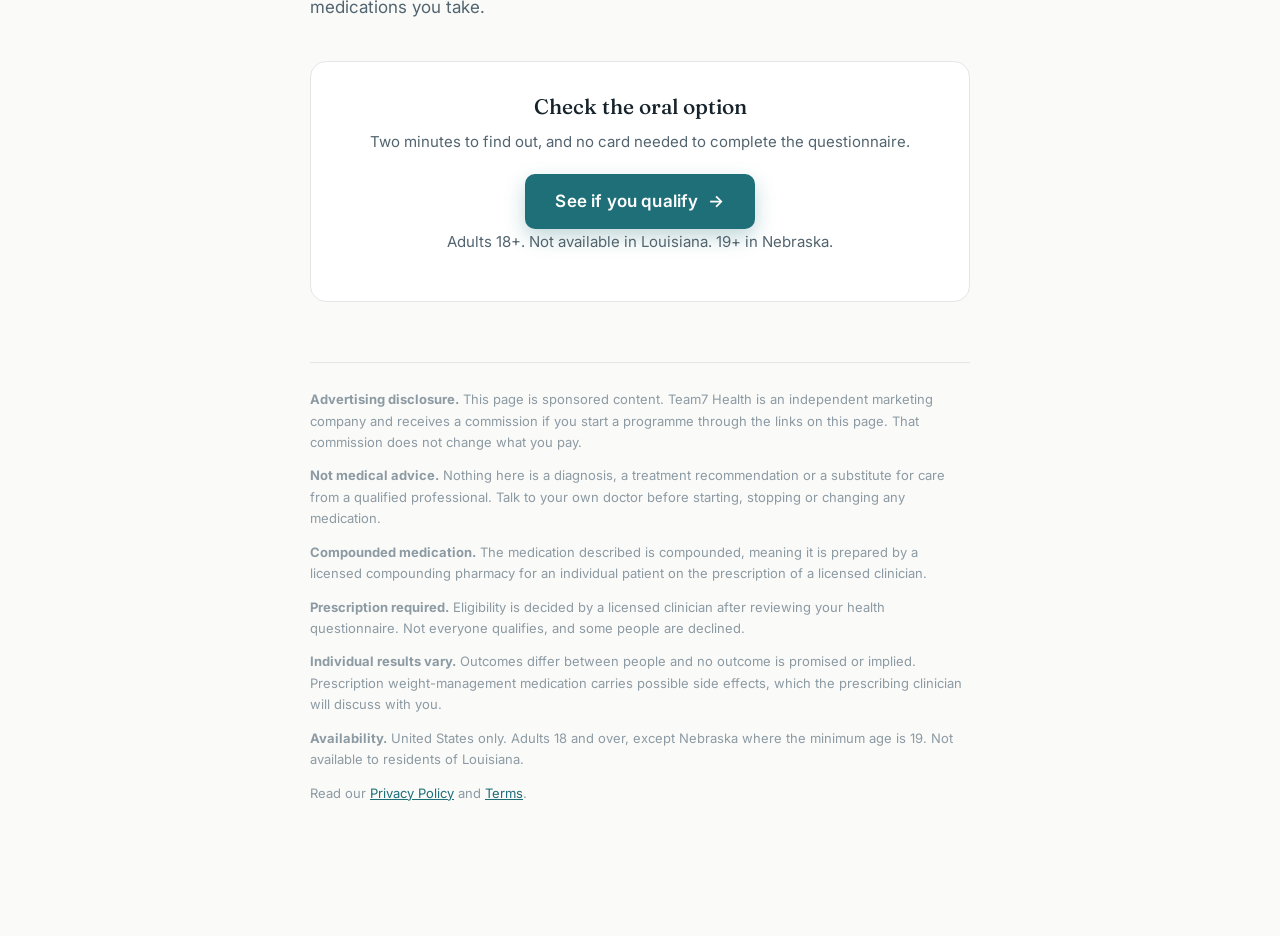
<file: oral.html>
<!DOCTYPE html>
<html lang="en">
<head>
<meta charset="UTF-8">
<meta name="viewport" content="width=device-width, initial-scale=1.0">
<title>Prescription weight loss, now in pill form | Team7 Health</title>
<meta name="description" content="How the oral option in medical weight-loss programs works, who it suits, and how to check from home in a few minutes.">
<meta name="robots" content="noindex, follow">
<link rel="stylesheet" href="styles.css">
<script>try{sessionStorage.setItem('t7_ab_page','oral_v1');}catch(e){}</script>
<!-- Mgid Sensor. Also on the advertorials so MGID can measure landing rate and time on
     site, not just the click-out. Without it the optimiser is half blind. -->
<script type="text/javascript">
(function() {
    var d = document, w = window;
    w.MgSensorData = w.MgSensorData || [];
    w.MgSensorData.push({ cid: 988264, project: "a.mgid.com" });
    var l = "a.mgid.com";
    var n = d.getElementsByTagName("script")[0];
    var s = d.createElement("script");
    s.type = "text/javascript";
    s.async = true;
    var dt = !Date.now ? new Date().valueOf() : Date.now();
    s.src = "https://" + l + "/mgsensor.js?d=" + dt;
    n.parentNode.insertBefore(s, n);
})();
</script>
<script src="analytics.js"></script>
<style>
  /* ---- Advertorial-only styles. Scoped so shared pages are untouched. ---- */
  .ad-label {
    background: #f3f4f6;
    color: #5b6470;
    font-size: 12px;
    line-height: 1.3;
    padding: 6px 0;
    border-bottom: 1px solid var(--border);
  }
  .ad-label .wrap { display: flex; gap: 10px; align-items: baseline; flex-wrap: wrap; }
  .ad-label strong { font-weight: 600; }
  .ad-label span { color: #6b7480; }

  .article { padding: 40px 0 120px; }
  .measure { max-width: 660px; margin: 0 auto; }

  .kicker {
    font-family: var(--font-body);
    font-size: 13px;
    font-weight: 600;
    color: var(--accent);
    margin: 0 0 14px;
  }
  h1.headline {
    font-family: var(--font-display);
    font-weight: 500;
    font-size: clamp(30px, 5.2vw, 46px);
    line-height: 1.14;
    letter-spacing: -0.015em;
    margin: 0 0 20px;
  }
  .standfirst {
    font-size: 19px;
    line-height: 1.65;
    color: var(--text-secondary);
    margin: 0 0 24px;
  }
  .byline {
    font-size: 13px;
    color: var(--text-muted);
    border-top: 1px solid var(--border);
    border-bottom: 1px solid var(--border);
    padding: 12px 0;
    margin-bottom: 36px;
  }

  .lead-img {
    width: 100%;
    max-width: 900px;
    margin: 0 auto 44px;
    display: block;
    height: clamp(220px, 38vw, 380px);
    object-fit: cover;
    border-radius: 14px;
  }

  .article p { font-size: 17px; line-height: 1.75; margin: 0 0 22px; }
  .article h2 {
    font-family: var(--font-display);
    font-weight: 500;
    font-size: clamp(23px, 3.4vw, 30px);
    line-height: 1.25;
    letter-spacing: -0.01em;
    margin: 52px 0 18px;
  }
  .article h3 {
    font-family: var(--font-body);
    font-size: 16px;
    font-weight: 600;
    margin: 30px 0 10px;
  }
  .article ul { margin: 0 0 22px; padding-left: 22px; }
  .article li { font-size: 17px; line-height: 1.7; margin-bottom: 10px; }
  .article a { color: var(--accent); }

  .summary {
    background: var(--accent-soft);
    border-radius: 14px;
    padding: 28px 30px;
    margin: 0 0 44px;
  }
  .summary h2 { margin: 0 0 14px; font-size: 20px; }
  .summary ul { margin: 0; padding-left: 20px; }
  .summary li { font-size: 16px; margin-bottom: 8px; }

  /* Process sequence - genuinely a sequence, so it is numbered */
  .seq { margin: 30px 0 34px; border-top: 1px solid var(--border); }
  .seq-item {
    display: grid;
    grid-template-columns: 44px 1fr;
    gap: 18px;
    padding: 22px 0;
    border-bottom: 1px solid var(--border);
  }
  .seq-num {
    font-family: var(--font-display);
    font-size: 26px;
    color: var(--accent);
    line-height: 1;
    padding-top: 2px;
  }
  .seq-item h3 { margin: 0 0 6px; }
  .seq-item p { margin: 0; font-size: 16px; color: var(--text-secondary); }

  .compare { width: 100%; border-collapse: collapse; margin: 26px 0 30px; font-size: 15px; }
  .compare th, .compare td {
    text-align: left; padding: 13px 14px; border-bottom: 1px solid var(--border); vertical-align: top;
  }
  .compare th { font-weight: 600; font-size: 13px; color: var(--text-muted); }
  .compare td:first-child { font-weight: 500; width: 34%; }

  .callout {
    border-left: 3px solid var(--accent);
    padding: 4px 0 4px 22px;
    margin: 30px 0 34px;
  }
  .callout p { margin: 0; font-family: var(--font-display); font-size: 21px; line-height: 1.5; color: var(--text-primary); }

  .checklist { list-style: none; padding: 0; margin: 22px 0 30px; }
  .checklist li {
    padding-left: 30px;
    position: relative;
    margin-bottom: 14px;
  }
  .checklist li::before {
    content: "";
    position: absolute; left: 0; top: 9px;
    width: 14px; height: 8px;
    border-left: 2px solid var(--success);
    border-bottom: 2px solid var(--success);
    transform: rotate(-45deg);
  }

  .cta-block {
    background: var(--surface);
    border: 1px solid var(--border);
    border-radius: 16px;
    padding: 30px;
    margin: 44px 0;
    text-align: center;
  }
  .cta-block h3 { font-family: var(--font-display); font-weight: 500; font-size: 22px; margin: 0 0 8px; }
  .cta-block p { font-size: 15px; color: var(--text-secondary); margin: 0 0 20px; }
  .cta-block .btn { width: 100%; max-width: 320px; }
  .cta-note { font-size: 12px; color: var(--text-muted); margin: 20px 0 0; }

  .disclosures {
    margin-top: 60px;
    padding-top: 26px;
    border-top: 1px solid var(--border);
    font-size: 13px;
    line-height: 1.65;
    color: var(--text-muted);
  }
  .disclosures p { font-size: 13px; line-height: 1.65; margin: 0 0 12px; }

  /* Sticky mobile CTA */
  .lead-modal { position: fixed; inset: 0; background: rgba(16,24,28,.62); z-index: 60;
    display: flex; align-items: center; justify-content: center; padding: 20px; }
  .lead-modal[hidden] { display: none; }
  .lead-card { background: #fff; border-radius: 14px; max-width: 420px; width: 100%;
    padding: 26px 22px 20px; position: relative; box-shadow: 0 18px 50px rgba(0,0,0,.28); }
  .lead-card h3 { margin: 0 0 8px; font-size: 22px; line-height: 1.25; }
  .lead-card p { margin: 0 0 14px; font-size: 15px; line-height: 1.5; color: var(--text-secondary); }
  .lead-close { position: absolute; top: 8px; right: 12px; background: none; border: 0;
    font-size: 26px; line-height: 1; color: #9aa3ab; cursor: pointer; }
  #leadEmail { width: 100%; padding: 13px 14px; font-size: 16px; border: 1px solid var(--border);
    border-radius: 9px; margin-bottom: 10px; box-sizing: border-box; }
  #leadSubmit { width: 100%; }
  .lead-consent { font-size: 11.5px; line-height: 1.45; color: #7b848c; margin: 12px 0 0; }
  .lead-msg { font-size: 13px; margin: 8px 0 0; }
  .lead-msg.err { color: #b4472a; }
  .lead-ok { font-size: 16px; text-align: center; margin: 12px 0; }
  .sticky-cta {
    position: fixed; left: 0; right: 0; bottom: 0; z-index: 20;
    background: rgba(250,250,248,0.96);
    backdrop-filter: blur(8px);
    border-top: 1px solid var(--border);
    padding: 12px 16px calc(12px + env(safe-area-inset-bottom, 0px));
    display: block;
  }
  .sticky-cta .btn { width: 100%; max-width: 420px; }
  /* Revealed once the reader scrolls past the opening, so it reads as a helpful
     shortcut rather than an ad bar sitting on the article from the first second. */
  .sticky-cta.is-visible { display: block; transform: translateY(0); }
  .sticky-cta {
    transform: translateY(110%);
    transition: transform .28s ease;
    text-align: center;
  }
  @media (max-width: 900px) {
    body { padding-bottom: calc(96px + env(safe-area-inset-bottom, 0px)); }
  }
  @media (max-width: 480px) {
    .article { padding-top: 26px; }
    .lead-figure { aspect-ratio: auto; }
    .lead-figure img { max-height: 210px; }
    .summary { padding: 22px 20px; }
    .cta-block { padding: 24px 20px; }
    /* Do NOT use the padding shorthand on body here. It silently resets
       padding-bottom from the 900px block and buries the disclosures. */
    body { padding-bottom: calc(96px + env(safe-area-inset-bottom, 0px)); }
  }

  /* Buttons inside the article inherit .article a { color: accent }, which made the
     label teal-on-teal. Force white on every state. */
  .article a.btn, .article a.btn:visited, .sticky-cta a.btn, .sticky-cta a.btn:visited { color: #fff; }
  .btn.cta { font-size: 17px; padding: 16px 30px; min-height: 54px; border-radius: 10px;
             box-shadow: 0 8px 20px rgba(31,111,120,0.28); letter-spacing: 0.01em; }
  .btn.cta .arrow { display: inline-block; transition: transform 0.15s ease; }
  .btn.cta:hover .arrow { transform: translateX(3px); }

  /* Lead photo: our own photography, slow cinematic zoom instead of a heavy video */
  .lead-figure { margin: 6px auto 28px; max-width: 900px; aspect-ratio: 16 / 9;
                 border-radius: 16px; overflow: hidden; background: #1c2b30; }
  .lead-figure img { width: 100%; height: 100%; object-fit: cover; display: block;
                     transform-origin: 62% 48%; animation: t7zoom 26s ease-out forwards; }
  @keyframes t7zoom { from { transform: scale(1); } to { transform: scale(1.09); } }
  figure.inline { margin: 34px 0 30px; }
  figure.inline img { width: 100%; height: auto; display: block; border-radius: 12px; }
  @media (max-width: 480px) { .lead-figure { border-radius: 0; width: 100vw; max-width: 100vw; margin-left: calc(50% - 50vw); margin-right: calc(50% - 50vw); } }

  .faq h3 { font-size: 17px; margin: 22px 0 6px; }
  .faq p { margin: 0 0 6px; color: var(--text-secondary); }
  @media (prefers-reduced-motion: reduce) {
    * { transition: none !important; animation: none !important; }
  }

  /* ---- oral_v1: pull the first CTA above the fold and tighten the top ---- */
  h1.headline { font-size: clamp(27px, 4.4vw, 40px); margin: 0 0 16px; }
  .standfirst { font-size: 17px; line-height: 1.6; margin: 0 0 18px; }
  .lead-figure { aspect-ratio: auto; height: clamp(170px, 25vw, 270px); margin: 2px auto 20px; }
  .byline { padding: 10px 0; margin-bottom: 30px; }
  .summary { margin: 0 0 38px; }
  .cta-block { margin: 38px 0; }

  .cta-inline {
    display: flex; align-items: center; justify-content: space-between;
    gap: 16px; flex-wrap: wrap;
    background: var(--accent-soft);
    border-radius: 14px;
    padding: 15px 18px;
    margin: 0 0 24px;
  }
  .cta-inline p { margin: 0; font-size: 15px; font-weight: 600; }
  .cta-inline .btn { flex: 0 0 auto; width: auto; }

  figure.inline { margin: 30px 0 26px; }
  figure.inline figcaption {
    font-size: 12.5px; line-height: 1.5; color: var(--text-muted);
    margin-top: 9px; padding-left: 2px;
  }

  .article h2 { margin-top: 38px; }
  .seq { margin: 26px 0 30px; }
  .faq h3 { margin-top: 24px; }

  @media (max-width: 640px) {
    .cta-inline { flex-direction: column; align-items: stretch; text-align: center; padding: 16px; }
    .cta-inline .btn { width: 100%; }
    .lead-figure img { max-height: none; }
  }

  /* ---- oral_v1b: sticky top CTA, and stop the hero cropping the face off ---- */
  .topbar {
    position: sticky; top: 0; z-index: 60;
    display: flex; align-items: center; justify-content: center; gap: 18px;
    padding: 9px 18px;
    background: var(--surface);
    border-bottom: 1px solid var(--border);
    box-shadow: 0 1px 10px rgba(20,33,61,.05);
  }
  .topbar p { margin: 0; font-size: 14px; font-weight: 600; }
  .topbar .btn { width: auto; flex: 0 0 auto; padding: 9px 18px; font-size: 14px; }
  .topbar a.btn, .topbar a.btn:visited { color: #fff; }

  /* The 16:9 hero was being squeezed into a 3.3:1 letterbox, which cut the head off.
     Give it a sane ratio and bias the crop upward toward the face. */
  .lead-figure { height: auto; aspect-ratio: 16 / 8; margin: 2px auto 20px; }
  .lead-figure img { object-position: 50% 26%; animation: none; transform: none; }

  @media (max-width: 640px) {
    /* One sticky bar, not two: phones keep the bottom bar, which is easier to reach. */
    .topbar { display: none; }
    .lead-figure { aspect-ratio: 16 / 9; }
    .lead-figure img { object-position: 50% 22%; }
  }
  @media (min-width: 641px) {
    .sticky-cta { display: none !important; }
  }

  /* ---- CTA card: stop the label wrapping and the arrow floating off on its own ---- */
  .cta-block .btn {
    width: auto; max-width: none;
    display: inline-flex; align-items: center; justify-content: center; gap: 10px;
    white-space: nowrap;
    padding: 14px 30px;
  }
  .cta-block .btn .arrow { margin: 0; }
  .cta-block { padding: 28px 26px; }
  .cta-block h3 { font-size: 21px; margin: 0 0 6px; }
  .cta-block p { margin: 0 0 18px; }
  .cta-note { margin: 14px 0 0; }
  @media (max-width: 480px) {
    .cta-block .btn { width: 100%; white-space: normal; padding: 14px 18px; }
  }
</style>

<body>

<!-- Disclosure sits above everything. FTC requires it before the reader
     reaches the advertising page, not buried at the bottom. -->
<div class="ad-label">
  <div class="wrap">
    <span><strong>Sponsored</strong> &middot; Contains affiliate links; we may earn a commission.</span>
  </div>
</div>

<header class="site">
  <div class="wrap">
    <a class="logo" href="/">Team7 Health</a>
    <nav class="site-nav">
      <a href="/privacy">Privacy</a>
      <a href="/terms">Terms</a>
    </nav>
  </div>
</header>

<div class="topbar">
  <p>Prescription weight loss, now in pill form.</p>
  <a class='btn cta' data-cta='topbar' href='/go?offer=medgm'>Check if you qualify <span class="arrow" aria-hidden="true">&rarr;</span></a>
</div>

<div class="article">
  <div class="wrap">

    <div class="measure">
      <p class="kicker">Weight loss, explained</p>
      <h1 class="headline" id="headline">The needle is the reason a lot of people never start. There is a pill option.</h1>
      <p class="standfirst">Plenty of people rule out medical weight-loss programs for a single reason, and it is not the cost or the clinic visit. <strong>It is the injection.</strong> Here is how the pill option works, who it suits, and what a licensed clinician looks at before prescribing anything.</p>
    </div>
    <figure class="lead-figure"><img id="hero-img" src="/assets/images/hero-oral-1200.jpg" srcset="/assets/images/hero-oral-700.jpg 700w, /assets/images/hero-oral-1200.jpg 1200w" sizes="(max-width: 900px) 100vw, 900px" width="1200" height="675" fetchpriority="high" alt="A woman at a kitchen table with a glass of water"></figure>
    <div class="measure">

      <div class="cta-inline">
        <p>Two minutes to see whether you qualify.</p>
        <a class='btn cta' data-cta='top' href='/go?offer=medgm'>Check the pill option <span class="arrow" aria-hidden="true">&rarr;</span></a>
      </div>

      <p class="byline">Team7 Health editorial &middot; Updated September 2026 &middot; 4 minute read</p>

      <div class="summary">
        <h2>The short version</h2>
        <ul>
          <li>Prescription weight-loss medication <strong>acts on appetite signals</strong>. It is not a willpower product.</li>
          <li>Semaglutide is prescribed both as an injection and <strong>as a pill taken by mouth</strong>.</li>
          <li><strong>No needles.</strong> No injection technique to learn, nothing to store in the fridge.</li>
          <li>You start with a short online health questionnaire. A licensed clinician reviews it and decides what, if anything, is appropriate for you.</li>
          <li><strong>Not everyone qualifies</strong>, and it is not available in every state.</li>
        </ul>
      </div>

      <div class="cta-block">
        <h3>See whether you qualify</h3>
        <p>A few questions about your health and history. No card needed to find out.</p>
        <a class='btn cta' data-cta='early' href='/go?offer=medgm'>See if you qualify <span class="arrow" aria-hidden="true">&rarr;</span></a>
        <p class="cta-note">Takes about two minutes. Reviewed by a licensed clinician.</p>
      </div>

      <h2>Why the needle stops people</h2>
      <p><strong>Needle aversion is far more common than most people admit out loud.</strong> For some it is genuine fear. For others it is simpler than that: a weekly injection is a weekly reminder, it needs to be stored properly, and it has to travel with you. People picture the routine, decide it is not for them, and never get as far as finding out whether they were even eligible.</p>
      <p>That matters, because the decision is usually made before any clinician is involved. <strong>The programme gets ruled out on the delivery method rather than on whether the treatment suits the person.</strong></p>

      <div class="callout">
        <p>None of this is a judgement about injections. For many people they are entirely fine. The point is narrower: if the needle is the only thing standing between you and finding out, that is worth knowing about.</p>
      </div>


      <figure class="inline"><img src="/assets/images/oral-bottle-1200.jpg" srcset="/assets/images/oral-bottle-700.jpg 700w, /assets/images/oral-bottle-1200.jpg 1200w" sizes="(max-width: 700px) 100vw, 660px" width="1200" height="800" loading="lazy" alt="A plain bottle and a glass of water on a kitchen table"><figcaption>No sharps bin and no injection technique to learn.</figcaption></figure>
      <h2>What the pill option actually is</h2>
      <p>Semaglutide is the active ingredient in a well-established class of weight-management medicines. It can be prescribed as an injection, and <strong>it can also be prescribed as a pill</strong>. The medication in this programme is compounded, meaning it is prepared for the individual patient by a licensed compounding pharmacy rather than supplied as a mass-produced branded product.</p>
      <p>Compounded medications are prepared under state and federal pharmacy rules by pharmacies licensed to do that work. A licensed clinician decides whether a compounded formulation is appropriate for you, and the dosing schedule is theirs to set rather than yours.</p>
      <p>The two routes are not interchangeable and one is not automatically better than the other. <strong>What the pill option removes is the needle and the injection technique.</strong></p>


      <figure class="inline"><img src="/assets/images/oral-process-1200.jpg" srcset="/assets/images/oral-process-700.jpg 700w, /assets/images/oral-process-1200.jpg 1200w" sizes="(max-width: 700px) 100vw, 660px" width="1200" height="800" loading="lazy" alt="Hands filling in a health questionnaire on a laptop"><figcaption>The health questionnaire is the whole of step one. It takes about two minutes.</figcaption></figure>
      <h2>How it works, step by step</h2>
      <div class="seq">
        <div class="seq-item">
          <div class="seq-num">1</div>
          <div>
            <h3>A short health questionnaire</h3>
            <p>Height and weight, medical history, current medications, anything relevant in your family history. A few minutes online, no appointment to book.</p>
          </div>
        </div>
        <div class="seq-item">
          <div class="seq-num">2</div>
          <div>
            <h3>A licensed clinician reviews it</h3>
            <p>They decide whether treatment is appropriate at all, and if so which form and which starting dose. <strong>Some people are told no</strong>, and that is a real outcome of the process rather than a formality.</p>
          </div>
        </div>
        <div class="seq-item">
          <div class="seq-num">3</div>
          <div>
            <h3>If approved, it ships to you</h3>
            <p>Delivered to your address. <strong>Pricing is shown in full before you commit to anything</strong>, including any first-month offer.</p>
          </div>
        </div>
        <div class="seq-item">
          <div class="seq-num">4</div>
          <div>
            <h3>Follow-ups, not a one-off transaction</h3>
            <p>Scheduled check-ins with the clinical team, with dose adjustments based on how you are actually doing. You can message the team between check-ins.</p>
          </div>
        </div>
      </div>

      <div class="cta-block">
        <h3>Find out where you stand</h3>
        <p>The questionnaire is the only way to know whether this is open to you.</p>
        <a class='btn cta' data-cta='mid-article' href='/go?offer=medgm'>Start the questionnaire <span class="arrow" aria-hidden="true">&rarr;</span></a>
        <p class="cta-note">Takes about two minutes. Reviewed by a licensed clinician.</p>
      </div>

      <h2>Who it is not for</h2>
      <p>This is where people most often self-select wrongly in both directions. Some assume they are not eligible when they are. Others assume they are when they are not. The clinician makes the call, but these are the common exclusions:</p>
      <ul class="checklist">
        <li><strong>Under 18.</strong> Adults only, and in Nebraska the minimum age is 19.</li>
        <li><strong>Pregnant, planning a pregnancy, or breastfeeding.</strong></li>
        <li><strong>Certain personal or family medical histories.</strong> Including some thyroid and pancreatic conditions. The questionnaire asks about these directly.</li>
        <li><strong>Residents of Louisiana.</strong> Compounded GLP-1 medication for weight loss is not available there.</li>
      </ul>


      <figure class="inline"><img src="/assets/images/oral-walk-1200.jpg" srcset="/assets/images/oral-walk-700.jpg 700w, /assets/images/oral-walk-1200.jpg 1200w" sizes="(max-width: 700px) 100vw, 660px" width="1200" height="800" loading="lazy" alt="A woman walking on a tree-lined street in the late afternoon"><figcaption>These are ongoing, clinically supervised programmes rather than a one-off purchase.</figcaption></figure>
      <h2>Common questions</h2>
      <div class="faq">
        <h3>Does the oral form work as well as the injection?</h3>
        <p>They are not interchangeable, and we are not going to tell you one is better. That is a conversation to have with the clinician who reviews your questionnaire, because the answer depends on your history and what you are able to stick with.</p>

        <h3>Who actually prepares the medication?</h3>
        <p>A licensed compounding pharmacy, working from the prescription written by the clinician who reviewed your questionnaire. It is prepared for you as an individual patient rather than picked off a shelf.</p>

        <h3>Do I need a prescription?</h3>
        <p>Yes. Nothing is dispensed without a licensed clinician reviewing your information and writing one. If they decide it is not appropriate, no prescription is issued.</p>

        <h3>What does it cost?</h3>
        <p>Pricing depends on the plan length and is shown in full on the next page before you commit to anything. There is no charge for completing the questionnaire.</p>

        <h3>How long does the questionnaire take?</h3>
        <p>About two minutes. You will need a rough idea of your height, weight and any medications you take.</p>
      </div>

      <div class="cta-block">
        <h3>Check the oral option</h3>
        <p>Two minutes to find out, and no card needed to complete the questionnaire.</p>
        <a class='btn cta' data-cta='end-of-article' href='/go?offer=medgm'>See if you qualify <span class="arrow" aria-hidden="true">&rarr;</span></a>
        <p class="cta-note">Adults 18+. Not available in Louisiana. 19+ in Nebraska.</p>
      </div>

      <div class="disclosures">
        <p><strong>Advertising disclosure.</strong> This page is sponsored content. Team7 Health is an independent marketing company and receives a commission if you start a programme through the links on this page. That commission does not change what you pay.</p>
        <p><strong>Not medical advice.</strong> Nothing here is a diagnosis, a treatment recommendation or a substitute for care from a qualified professional. Talk to your own doctor before starting, stopping or changing any medication.</p>
        <p><strong>Compounded medication.</strong> The medication described is compounded, meaning it is prepared by a licensed compounding pharmacy for an individual patient on the prescription of a licensed clinician.</p>
        <p><strong>Prescription required.</strong> Eligibility is decided by a licensed clinician after reviewing your health questionnaire. Not everyone qualifies, and some people are declined.</p>
        <p><strong>Individual results vary.</strong> Outcomes differ between people and no outcome is promised or implied. Prescription weight-management medication carries possible side effects, which the prescribing clinician will discuss with you.</p>
        <p><strong>Availability.</strong> United States only. Adults 18 and over, except Nebraska where the minimum age is 19. Not available to residents of Louisiana.</p>
        <p>Read our <a href="/privacy">Privacy Policy</a> and <a href="/terms">Terms</a>.</p>
      </div>

    </div>
  </div>
</div>

<div class="sticky-cta">
  <a class='btn cta' data-cta='sticky' href='/go?offer=medgm'>Check your eligibility <span class="arrow" aria-hidden="true">&rarr;</span></a>
</div>

<script>
(function () {
  if (!window.T7Analytics) return;

  T7Analytics.track('page_view_advertorial', {
      hero: 'oral', page_variant: 'oral_v1' });

  // Attach attribution to every outbound offer link at click time.
  document.querySelectorAll('a[href^="/go"]').forEach(function (a) {
    a.addEventListener('click', function () {
      T7Analytics.track('offer_clickout', {
        offer_name: 'medgm',
        source: a.getAttribute('data-cta') || 'unknown'
      });
    });
    var u = new URL(a.getAttribute('href'), window.location.origin);
    u.searchParams.set('subid1', T7Attribution.mgidClickId() || 'direct');
    u.searchParams.set('subid2', T7Analytics.sessionId());
      u.searchParams.set('src', a.getAttribute('data-cta') || 'unknown');
      u.searchParams.set('pv', 'oral_v1');
    a.setAttribute('href', u.pathname + u.search);
  });

  // Fire once when the sticky bar first becomes visible to the reader.
  var sticky = document.querySelector('.sticky-cta');
  var endCta = document.querySelector('[data-cta="end-of-article"]');
  var stickySeen = false;
  var mqMobile = window.matchMedia('(max-width: 900px)');
  function updateSticky() {
    if (!sticky) return;
    var past = window.scrollY > window.innerHeight * 0.9;      // read past the opening
    var atEnd = false;
    if (endCta) {
      var r = endCta.getBoundingClientRect();
      atEnd = r.top < window.innerHeight && r.bottom > 0;       // real CTA on screen
    }
    /* Mobile: the bar is permanent from first paint, so a CTA is on screen no
       matter where the reader is. Desktop keeps the scroll-triggered reveal.   */
    var show = mqMobile.matches ? true : (past && !atEnd);
    sticky.classList.toggle('is-visible', show);
    /* Tracking still means "reader got past the opening", so the metric stays
       comparable with everything logged before the bar became permanent. */
    if (past && !stickySeen) {
      stickySeen = true;
      T7Analytics.track('sticky_cta_shown', {});
    }
  }
  window.addEventListener('scroll', updateSticky, { passive: true });
  window.addEventListener('resize', updateSticky);
  updateSticky();
})();
</script>

<!-- Lead capture. Deliberately placed AFTER the offer click-out path, never before it:
     88% of deep readers already click through and we do not want a form in their way.
     Email only - no phone, because US TCPA one-to-one consent makes phone leads a
     legal liability we have no use for until we run pay-per-call. -->
<div class="lead-modal" id="leadModal" role="dialog" aria-modal="true" aria-labelledby="leadTitle" hidden>
  <div class="lead-card">
    <button class="lead-close" id="leadClose" aria-label="Close">&times;</button>
    <h3 id="leadTitle">Not ready today?</h3>
    <p>We will email you a short, plain-language guide: what these programs cost, who qualifies, and the questions worth asking.</p>
    <form id="leadForm" novalidate>
      <input type="email" id="leadEmail" name="email" placeholder="your@email.com" autocomplete="email" required aria-label="Email address">
      <button type="submit" class="btn" id="leadSubmit">Send me the guide</button>
      <p class="lead-consent">By entering your email you agree to receive occasional emails from Team7 Health about prescription weight-loss programs. Unsubscribe any time. See our <a href='/privacy'>Privacy Policy</a>.</p>
      <p class="lead-msg" id="leadMsg" role="status" aria-live="polite"></p>
    </form>
  </div>
</div>
<script>
(function () {
  var W = 'https://hook.eu1.make.com/4xw7opctvnkyo43qfn3iq87s1kimvxmf';
  var modal = document.getElementById('leadModal');
  if (!modal) return;
  var form = document.getElementById('leadForm'),
      email = document.getElementById('leadEmail'),
      msg = document.getElementById('leadMsg'),
      btn = document.getElementById('leadSubmit'),
      shown = false, done = false;

  function seen() { try { return localStorage.getItem('t7_lead') === '1'; } catch (e) { return false; } }
  function mark() { try { localStorage.setItem('t7_lead', '1'); } catch (e) {} }

  /* Disabled 22 Sep 2026: the popup promises an emailed guide, but the Make
     scenario behind it (T7H Lead Capture, 7458021) only stores the address and
     sends nothing. Re-enable by deleting LEAD_POPUP_OFF once a real guide email
     is wired up. */
  var LEAD_POPUP_OFF = true;
  function open(trigger) {
    if (LEAD_POPUP_OFF || shown || done || seen()) return;
    shown = true;
    modal.hidden = false;
    document.body.style.overflow = 'hidden';
    if (window.T7Analytics) T7Analytics.track('lead_modal_shown', { trigger: trigger });
  }
  function close() {
    modal.hidden = true;
    document.body.style.overflow = '';
  }
  document.getElementById('leadClose').addEventListener('click', close);
  modal.addEventListener('click', function (e) { if (e.target === modal) close(); });
  document.addEventListener('keydown', function (e) { if (e.key === 'Escape' && !modal.hidden) close(); });

  /* Desktop exit intent only. The mobile scroll-stall trigger was removed on
     22 Sep 2026: it fired whenever an engaged reader paused for 9 seconds past
     the halfway point, locking the page right beside the mid-article CTA, and
     it captured 1 email in 692 showings. */
  document.addEventListener('mouseout', function (e) {
    if (!e.relatedTarget && e.clientY <= 0) open('exit_intent');
  });

  form.addEventListener('submit', function (e) {
    e.preventDefault();
    var v = (email.value || '').trim();
    if (!/^[^\s@]+@[^\s@]+\.[^\s@]{2,}$/.test(v)) {
      msg.textContent = 'Please enter a valid email address.';
      msg.className = 'lead-msg err'; email.focus(); return;
    }
    btn.disabled = true; btn.textContent = 'Sending...';
    var a = (window.T7Attribution && T7Attribution.all()) || {};
    var payload = {
      email: v,
      source_page: location.pathname,
      placement: 'oral_modal',
      offer: 'glp1_oral',
      t7_click: a.mgid_click_id || '',
      t7_ad: a.mgid_ad_id || '',
      t7_widget: a.mgid_widget_id || '',
      session_id: (window.T7Analytics && T7Analytics.sessionId()) || '',
      consent: 'email_opt_in_v1',
      captured_at: new Date().toISOString()
    };
    fetch(W, { method: 'POST', headers: { 'Content-Type': 'application/json' }, body: JSON.stringify(payload), keepalive: true })
      .then(function () { win(); })
      .catch(function () { win(); });   // the beacon is best-effort; never block the reader
    function win() {
      done = true; mark();
      if (window.T7Analytics) T7Analytics.track('lead_captured', { placement: 'oral_modal' });
      form.innerHTML = '<p class="lead-ok">Thanks. Check your inbox shortly.</p>';
      setTimeout(close, 1800);
    }
  });
})();
</script>

</body>
</html>
</file>
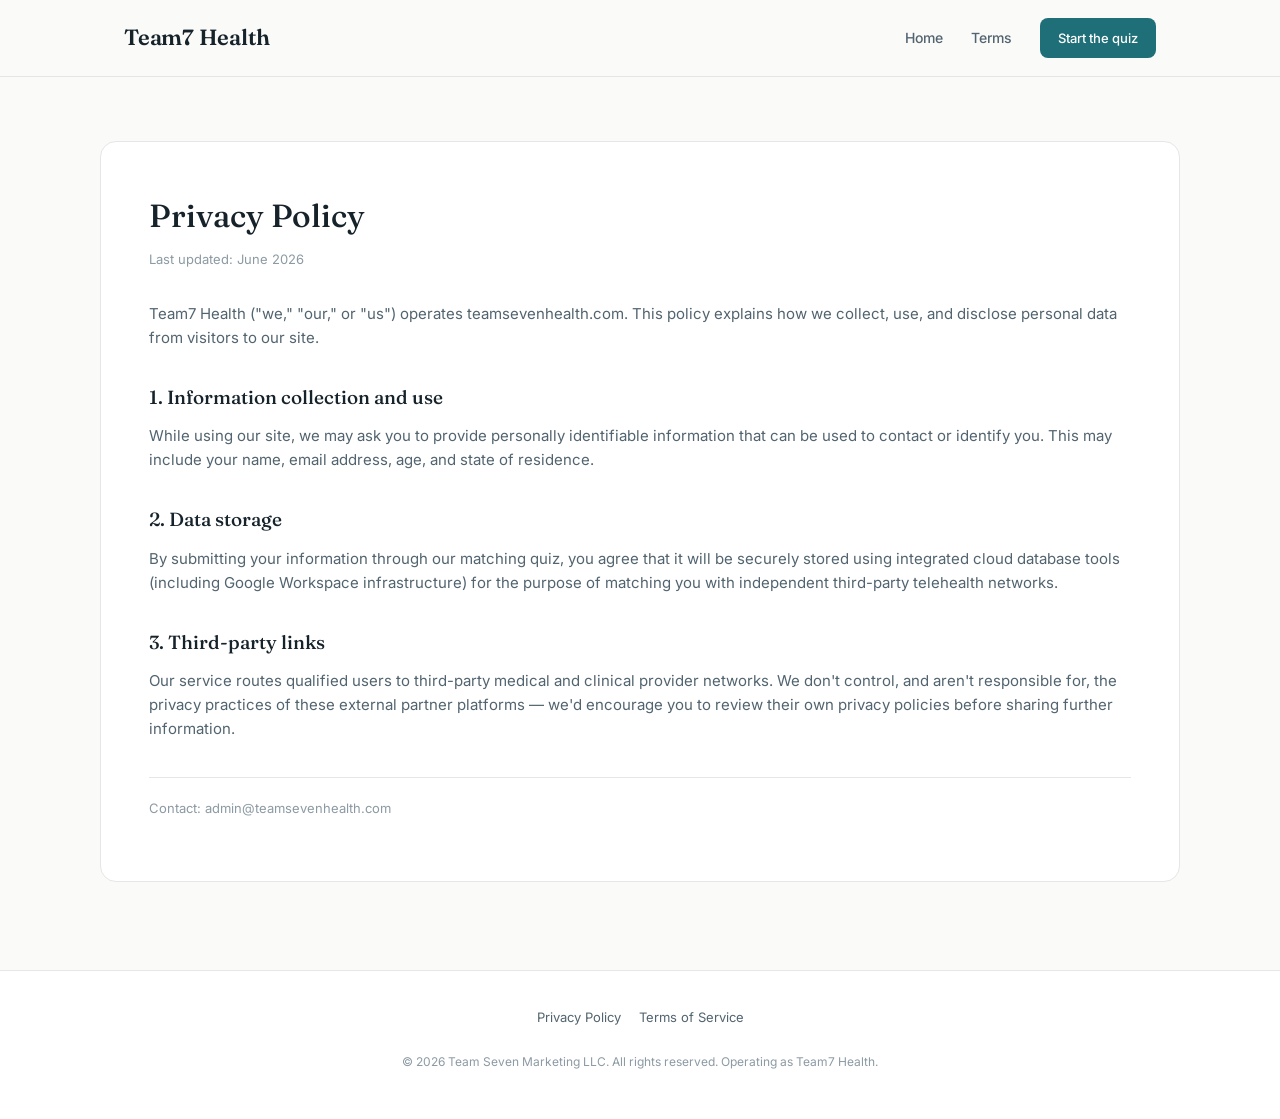
<file: privacy.html>
<!DOCTYPE html>
<html lang="en">
<head>
<meta charset="UTF-8">
<meta name="viewport" content="width=device-width, initial-scale=1.0">
<title>Privacy Policy - Team7 Health</title>
<link rel="stylesheet" href="styles.css">
</head>
<body>

<header class="site">
  <div class="wrap">
    <a class='logo' href='/'>Team7 Health</a>
    <nav class="site-nav">
      <a href='/'>Home</a>
      <a href='/terms'>Terms</a>
      <a class='btn small' href='/quiz'>Start the quiz</a>
    </nav>
  </div>
</header>

<div class="legal-page wrap">
  <div class="legal-card">
    <h1>Privacy Policy</h1>
    <p class="updated">Last updated: June 2026</p>

    <p>Team7 Health ("we," "our," or "us") operates teamsevenhealth.com. This policy explains how we collect, use, and disclose personal data from visitors to our site.</p>

    <h2>1. Information collection and use</h2>
    <p>While using our site, we may ask you to provide personally identifiable information that can be used to contact or identify you. This may include your name, email address, age, and state of residence.</p>

    <h2>2. Data storage</h2>
    <p>By submitting your information through our matching quiz, you agree that it will be securely stored using integrated cloud database tools (including Google Workspace infrastructure) for the purpose of matching you with independent third-party telehealth networks.</p>

    <h2>3. Third-party links</h2>
    <p>Our service routes qualified users to third-party medical and clinical provider networks. We don't control, and aren't responsible for, the privacy practices of these external partner platforms — we'd encourage you to review their own privacy policies before sharing further information.</p>

    <p class="contact">Contact: admin@teamsevenhealth.com</p>
  </div>
</div>

<footer class="site">
  <div class="wrap">
    <div class="links">
      <a href='/privacy'>Privacy Policy</a>
      <a href='/terms'>Terms of Service</a>
    </div>
    <p class="copyright">&copy; 2026 Team Seven Marketing LLC. All rights reserved. Operating as Team7 Health.</p>
  </div>
</footer>

</body>
</html>
</file>
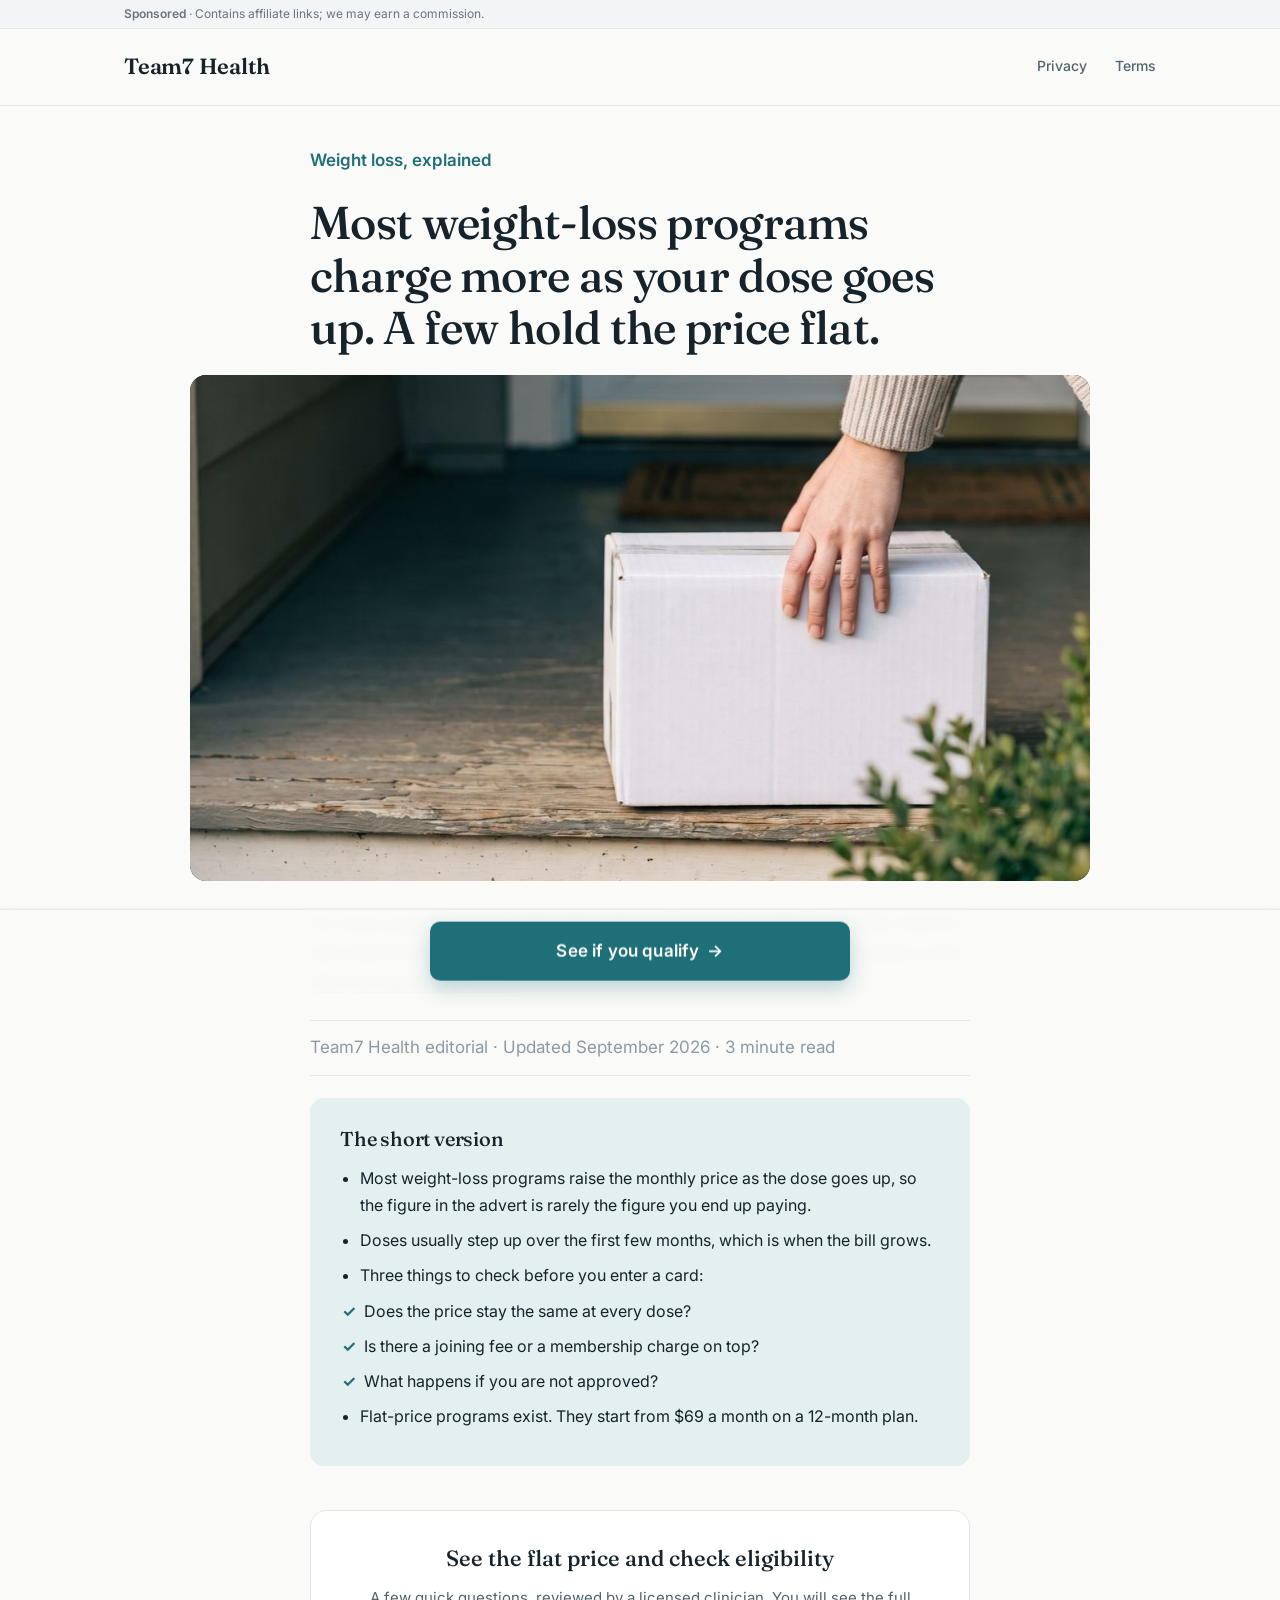
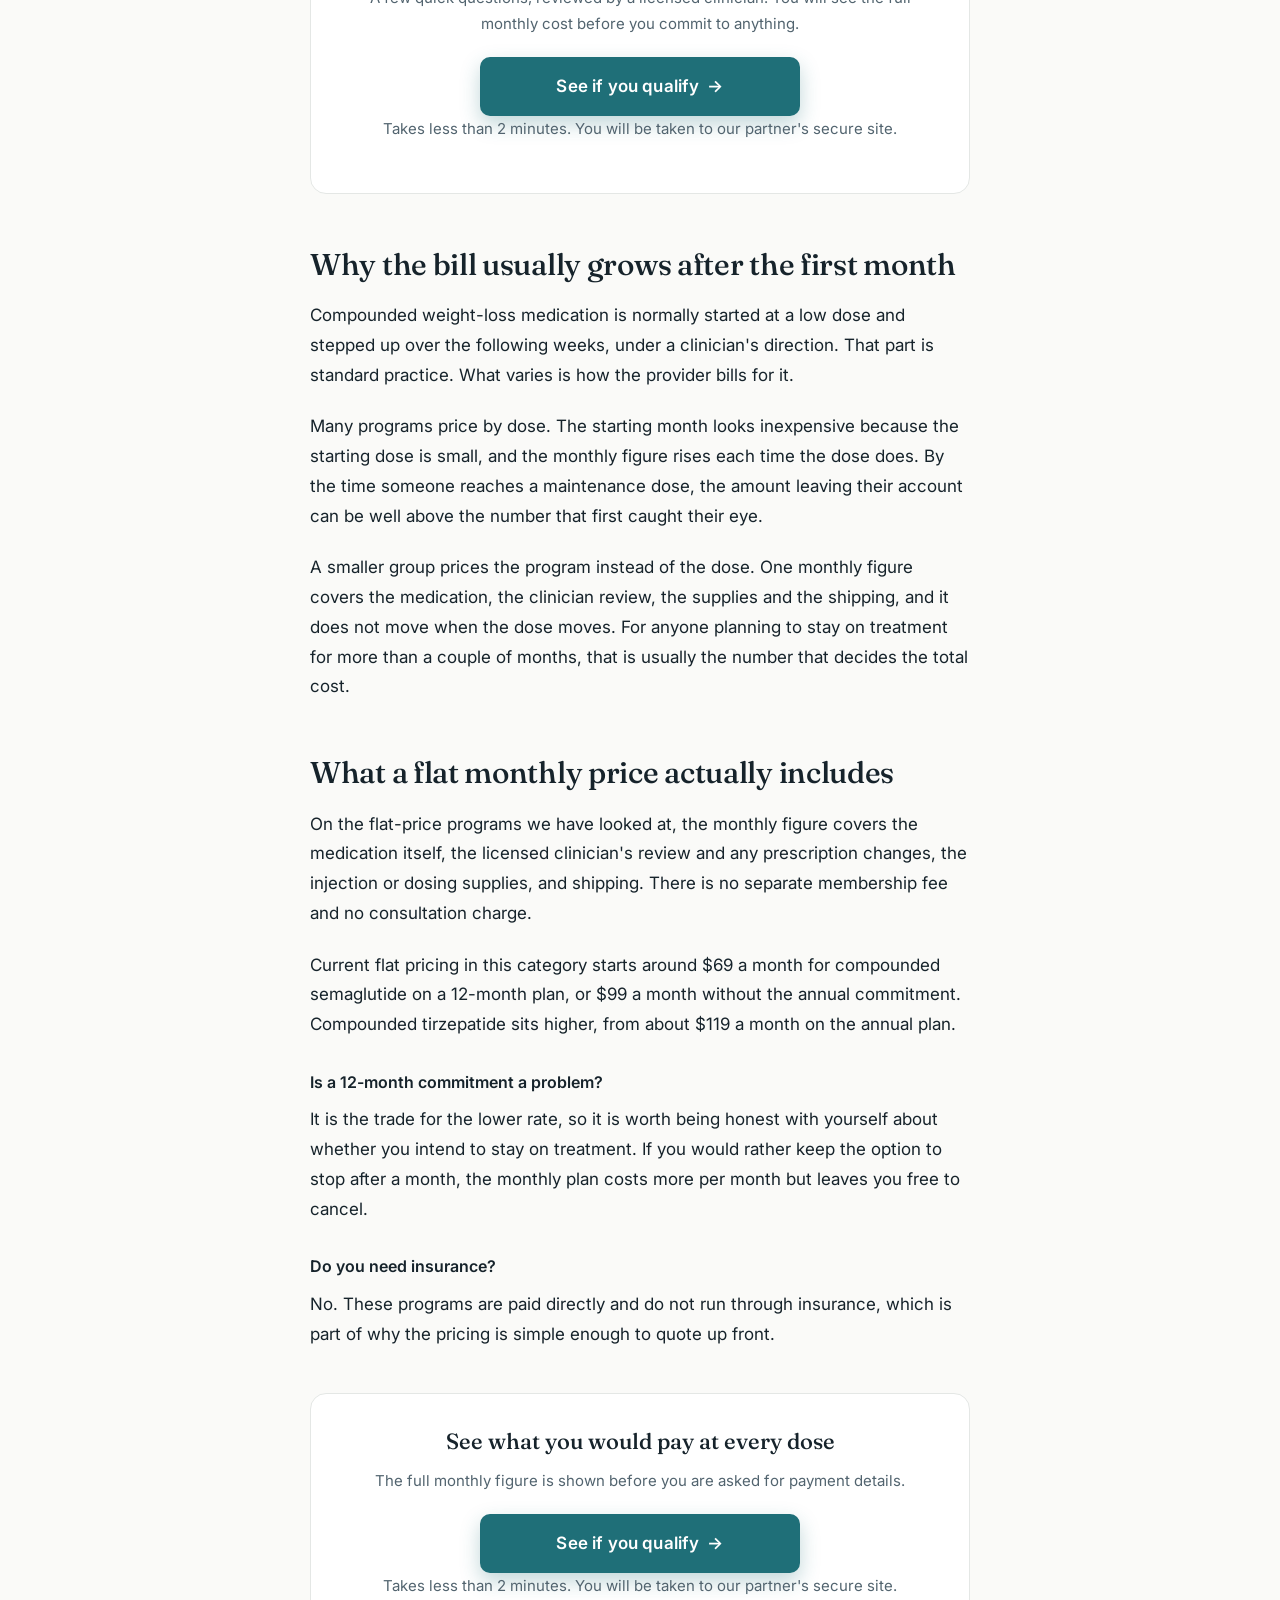
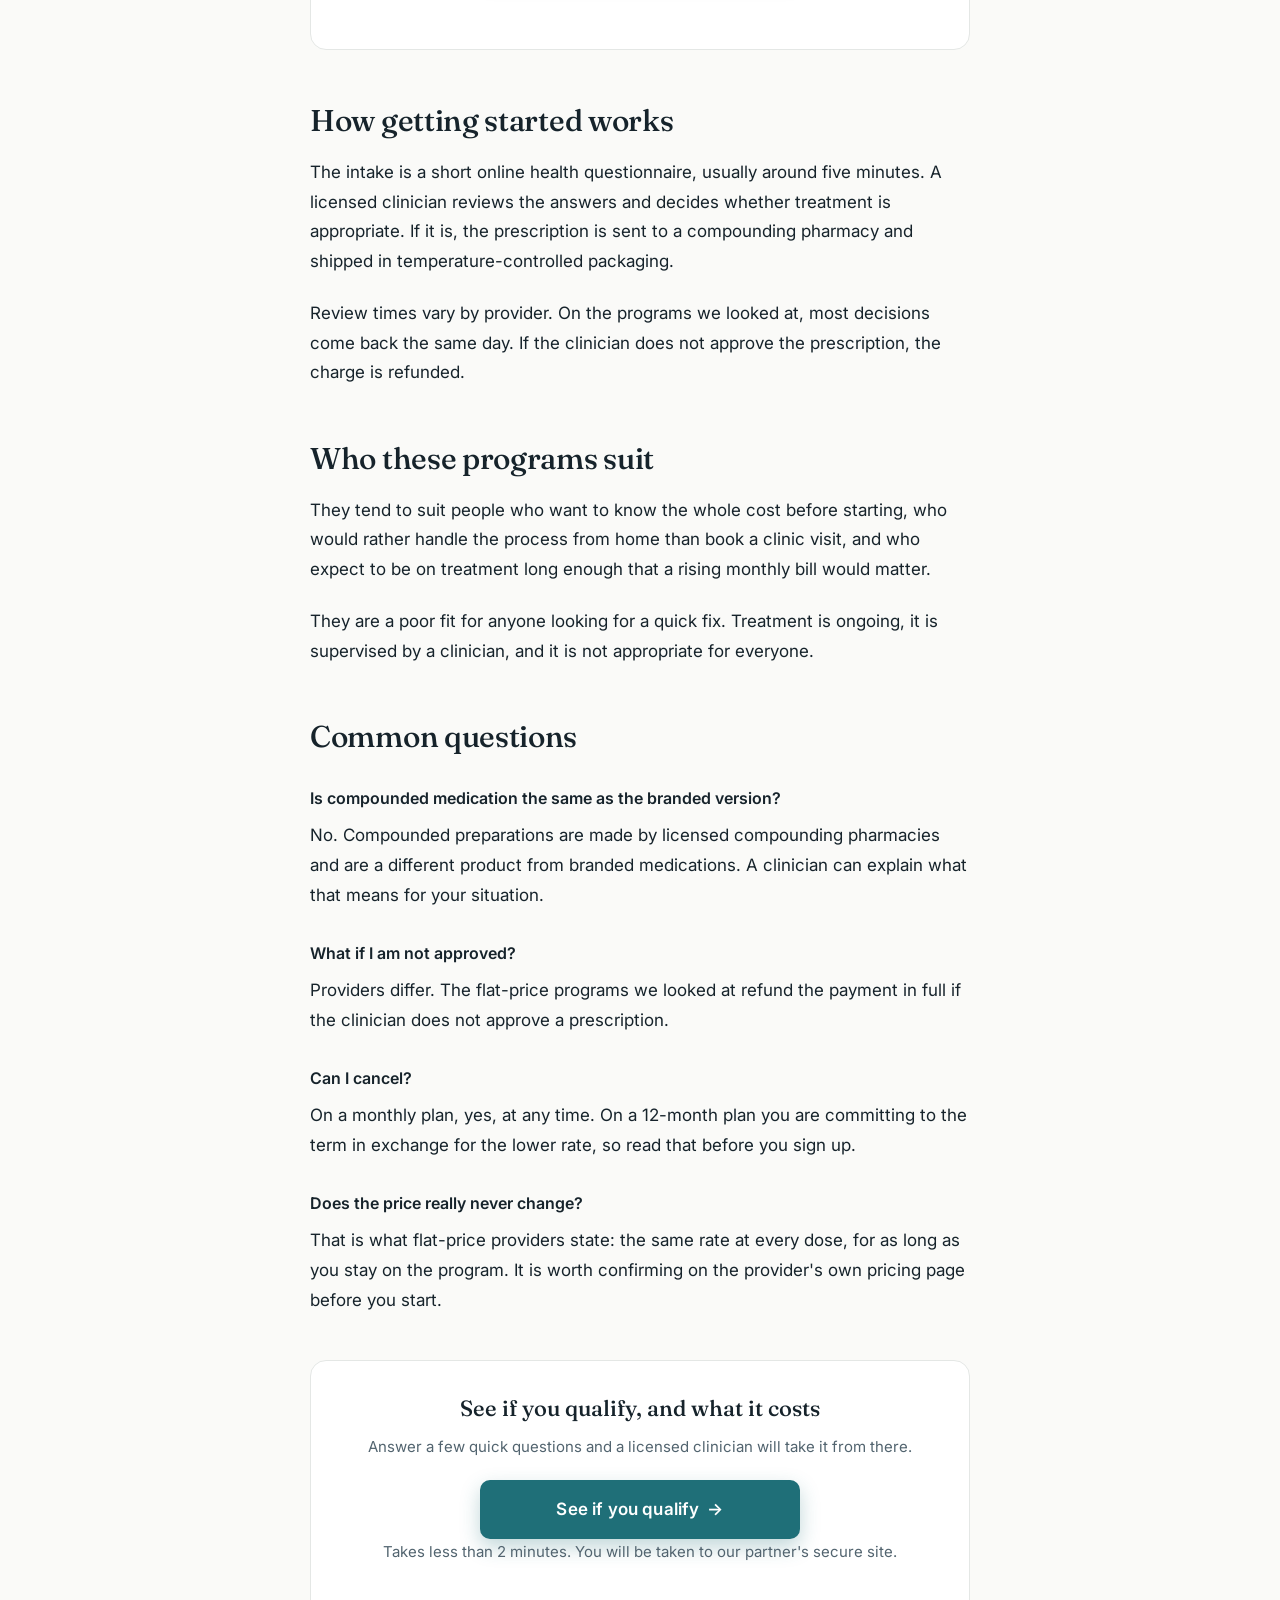
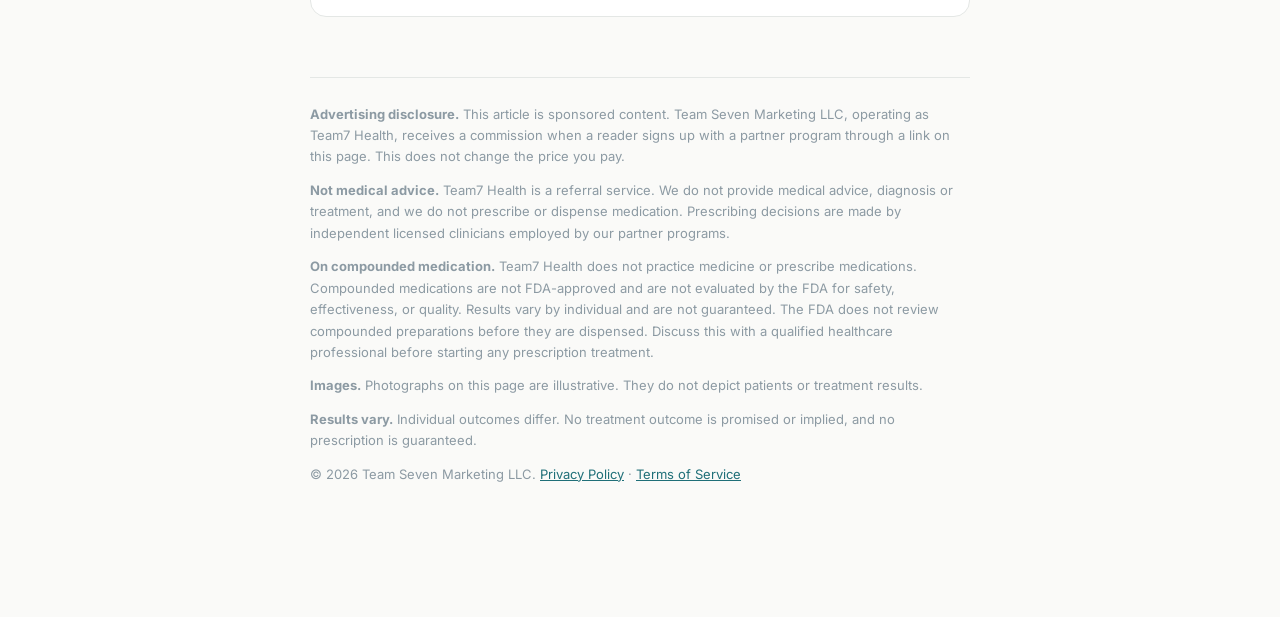
<file: snag.html>
<!DOCTYPE html>
<html lang="en">
<head>
<meta charset="UTF-8">
<meta name="viewport" content="width=device-width, initial-scale=1.0">
<title>Why weight-loss programs cost more at higher doses | Team7 Health</title>
<meta name="description" content="How prescription weight-loss programs work, who they are for, and how people are getting started online in a few minutes.">
<meta name="robots" content="noindex, follow">
<link rel="stylesheet" href="styles.css">
<script>try{sessionStorage.setItem('t7_ab_page','advertorial_v3_price');}catch(e){}</script>
<!-- Mgid Sensor. Also on the advertorials so MGID can measure landing rate and time on
     site, not just the click-out. Without it the optimiser is half blind. -->
<script type="text/javascript">
(function() {
    var d = document, w = window;
    w.MgSensorData = w.MgSensorData || [];
    w.MgSensorData.push({ cid: 988264, project: "a.mgid.com" });
    var l = "a.mgid.com";
    var n = d.getElementsByTagName("script")[0];
    var s = d.createElement("script");
    s.type = "text/javascript";
    s.async = true;
    var dt = !Date.now ? new Date().valueOf() : Date.now();
    s.src = "https://" + l + "/mgsensor.js?d=" + dt;
    n.parentNode.insertBefore(s, n);
})();
</script>
<script src="analytics.js"></script>
<style>
  /* ---- Advertorial-only styles. Scoped so shared pages are untouched. ---- */
  .ad-label {
    background: #f3f4f6;
    color: #5b6470;
    font-size: 12px;
    line-height: 1.3;
    padding: 6px 0;
    border-bottom: 1px solid var(--border);
  }
  .ad-label .wrap { display: flex; gap: 10px; align-items: baseline; flex-wrap: wrap; }
  .ad-label strong { font-weight: 600; }
  .ad-label span { color: #6b7480; }

  .article { padding: 40px 0 120px; }
  .measure { max-width: 660px; margin: 0 auto; }

  .kicker {
    font-family: var(--font-body);
    font-size: 13px;
    font-weight: 600;
    color: var(--accent);
    margin: 0 0 14px;
  }
  h1.headline {
    font-family: var(--font-display);
    font-weight: 500;
    font-size: clamp(30px, 5.2vw, 46px);
    line-height: 1.14;
    letter-spacing: -0.015em;
    margin: 0 0 20px;
  }
  .standfirst {
    font-size: 19px;
    line-height: 1.65;
    color: var(--text-secondary);
    margin: 0 0 24px;
  }
  .byline {
    font-size: 13px;
    color: var(--text-muted);
    border-top: 1px solid var(--border);
    border-bottom: 1px solid var(--border);
    padding: 12px 0;
    margin-bottom: 36px;
  }

  .lead-img {
    width: 100%;
    max-width: 900px;
    margin: 0 auto 44px;
    display: block;
    height: clamp(220px, 38vw, 380px);
    object-fit: cover;
    border-radius: 14px;
  }

  .article p { font-size: 17px; line-height: 1.75; margin: 0 0 22px; }
  .article h2 {
    font-family: var(--font-display);
    font-weight: 500;
    font-size: clamp(23px, 3.4vw, 30px);
    line-height: 1.25;
    letter-spacing: -0.01em;
    margin: 52px 0 18px;
  }
  .article h3 {
    font-family: var(--font-body);
    font-size: 16px;
    font-weight: 600;
    margin: 30px 0 10px;
  }
  .article ul { margin: 0 0 22px; padding-left: 22px; }
  .article li { font-size: 17px; line-height: 1.7; margin-bottom: 10px; }
  .article a { color: var(--accent); }

  .summary {
    background: var(--accent-soft);
    border-radius: 14px;
    padding: 28px 30px;
    margin: 0 0 44px;
  }
  .summary h2 { margin: 0 0 14px; font-size: 20px; }
  .summary ul { margin: 0; padding-left: 20px; }
  .summary li { font-size: 16px; margin-bottom: 8px; }

  /* Process sequence - genuinely a sequence, so it is numbered */
  .seq { margin: 30px 0 34px; border-top: 1px solid var(--border); }
  .seq-item {
    display: grid;
    grid-template-columns: 44px 1fr;
    gap: 18px;
    padding: 22px 0;
    border-bottom: 1px solid var(--border);
  }
  .seq-num {
    font-family: var(--font-display);
    font-size: 26px;
    color: var(--accent);
    line-height: 1;
    padding-top: 2px;
  }
  .seq-item h3 { margin: 0 0 6px; }
  .seq-item p { margin: 0; font-size: 16px; color: var(--text-secondary); }

  .compare { width: 100%; border-collapse: collapse; margin: 26px 0 30px; font-size: 15px; }
  .compare th, .compare td {
    text-align: left; padding: 13px 14px; border-bottom: 1px solid var(--border); vertical-align: top;
  }
  .compare th { font-weight: 600; font-size: 13px; color: var(--text-muted); }
  .compare td:first-child { font-weight: 500; width: 34%; }

  .callout {
    border-left: 3px solid var(--accent);
    padding: 4px 0 4px 22px;
    margin: 30px 0 34px;
  }
  .callout p { margin: 0; font-family: var(--font-display); font-size: 21px; line-height: 1.5; color: var(--text-primary); }

  .checklist { list-style: none; padding: 0; margin: 22px 0 30px; }
  .checklist li {
    padding-left: 30px;
    position: relative;
    margin-bottom: 14px;
  }
  .checklist li::before {
    content: "";
    position: absolute; left: 0; top: 9px;
    width: 14px; height: 8px;
    border-left: 2px solid var(--success);
    border-bottom: 2px solid var(--success);
    transform: rotate(-45deg);
  }

  .cta-block {
    background: var(--surface);
    border: 1px solid var(--border);
    border-radius: 16px;
    padding: 30px;
    margin: 44px 0;
    text-align: center;
  }
  .cta-block h3 { font-family: var(--font-display); font-weight: 500; font-size: 22px; margin: 0 0 8px; }
  .cta-block p { font-size: 15px; color: var(--text-secondary); margin: 0 0 20px; }
  .cta-block .btn { width: 100%; max-width: 320px; }
  .summary li.tick { list-style: none; margin-left: -18px; }
  .summary li.tick::before { content: '\2713'; color: var(--accent, #1F6F78); font-weight: 700; margin-right: 8px; }
  .cta-note { font-size: 12px; color: var(--text-muted); margin: 20px 0 0; }

  .disclosures {
    margin-top: 60px;
    padding-top: 26px;
    border-top: 1px solid var(--border);
    font-size: 13px;
    line-height: 1.65;
    color: var(--text-muted);
  }
  .disclosures p { font-size: 13px; line-height: 1.65; margin: 0 0 12px; }

  /* Sticky mobile CTA */
  .lead-modal { position: fixed; inset: 0; background: rgba(16,24,28,.62); z-index: 60;
    display: flex; align-items: center; justify-content: center; padding: 20px; }
  .lead-modal[hidden] { display: none; }
  .lead-card { background: #fff; border-radius: 14px; max-width: 420px; width: 100%;
    padding: 26px 22px 20px; position: relative; box-shadow: 0 18px 50px rgba(0,0,0,.28); }
  .lead-card h3 { margin: 0 0 8px; font-size: 22px; line-height: 1.25; }
  .lead-card p { margin: 0 0 14px; font-size: 15px; line-height: 1.5; color: var(--text-secondary); }
  .lead-close { position: absolute; top: 8px; right: 12px; background: none; border: 0;
    font-size: 26px; line-height: 1; color: #9aa3ab; cursor: pointer; }
  #leadEmail { width: 100%; padding: 13px 14px; font-size: 16px; border: 1px solid var(--border);
    border-radius: 9px; margin-bottom: 10px; box-sizing: border-box; }
  #leadSubmit { width: 100%; }
  .lead-consent { font-size: 11.5px; line-height: 1.45; color: #7b848c; margin: 12px 0 0; }
  .lead-msg { font-size: 13px; margin: 8px 0 0; }
  .lead-msg.err { color: #b4472a; }
  .lead-ok { font-size: 16px; text-align: center; margin: 12px 0; }
  .sticky-cta {
    position: fixed; left: 0; right: 0; bottom: 0; z-index: 20;
    background: rgba(250,250,248,0.96);
    backdrop-filter: blur(8px);
    border-top: 1px solid var(--border);
    padding: 12px 16px calc(12px + env(safe-area-inset-bottom, 0px));
    display: block;
  }
  .sticky-cta .btn { width: 100%; max-width: 420px; }
  /* Revealed once the reader scrolls past the opening, so it reads as a helpful
     shortcut rather than an ad bar sitting on the article from the first second. */
  .sticky-cta.is-visible { display: block; transform: translateY(0); }
  .sticky-cta {
    transform: translateY(110%);
    transition: transform .28s ease;
    text-align: center;
  }
  @media (max-width: 900px) {
    body { padding-bottom: calc(96px + env(safe-area-inset-bottom, 0px)); }
  }
  @media (max-width: 480px) {
    .article { padding-top: 26px; }
    .lead-figure { aspect-ratio: auto; }
    .lead-figure img { max-height: 210px; }
    .summary { padding: 22px 20px; }
    .cta-block { padding: 24px 20px; }
    /* Do NOT use the padding shorthand on body here. It silently resets
       padding-bottom from the 900px block and buries the disclosures. */
    body { padding-bottom: calc(96px + env(safe-area-inset-bottom, 0px)); }
  }

  /* Buttons inside the article inherit .article a { color: accent }, which made the
     label teal-on-teal. Force white on every state. */
  .article a.btn, .article a.btn:visited, .sticky-cta a.btn, .sticky-cta a.btn:visited { color: #fff; }
  .btn.cta { font-size: 17px; padding: 16px 30px; min-height: 54px; border-radius: 10px;
             box-shadow: 0 8px 20px rgba(31,111,120,0.28); letter-spacing: 0.01em; }
  .btn.cta .arrow { display: inline-block; transition: transform 0.15s ease; }
  .btn.cta:hover .arrow { transform: translateX(3px); }

  /* Lead photo: our own photography, slow cinematic zoom instead of a heavy video */
  .lead-figure { margin: 6px auto 28px; max-width: 900px; aspect-ratio: 16 / 9;
                 border-radius: 16px; overflow: hidden; background: #1c2b30; }
  .lead-figure img { width: 100%; height: 100%; object-fit: cover; display: block;
                     transform-origin: 62% 48%; animation: t7zoom 26s ease-out forwards; }
  @keyframes t7zoom { from { transform: scale(1); } to { transform: scale(1.09); } }
  figure.inline { margin: 34px 0 30px; }
  figure.inline img { width: 100%; height: auto; display: block; border-radius: 12px; }
  @media (max-width: 480px) { .lead-figure { border-radius: 0; width: 100vw; max-width: 100vw; margin-left: calc(50% - 50vw); margin-right: calc(50% - 50vw); } }

  .faq h3 { font-size: 17px; margin: 22px 0 6px; }
  .faq p { margin: 0 0 6px; color: var(--text-secondary); }
  @media (prefers-reduced-motion: reduce) {
    * { transition: none !important; animation: none !important; }
  }
</style>
</head>
<body>

<!-- Disclosure sits above everything. FTC requires it before the reader
     reaches the advertising page, not buried at the bottom. -->
<div class="ad-label">
  <div class="wrap">
    <span><strong>Sponsored</strong> &middot; Contains affiliate links; we may earn a commission.</span>
  </div>
</div>

<header class="site">
  <div class="wrap">
    <a class="logo" href="/">Team7 Health</a>
    <nav class="site-nav">
      <a href="/privacy">Privacy</a>
      <a href="/terms">Terms</a>
    </nav>
  </div>
</header>

<div class="article">
  <div class="wrap">

    <div class="measure">
      <p class="kicker">Weight loss, explained</p>
      <h1 class="headline" id="headline">Most weight-loss programs charge more as your dose goes up. A few hold the price flat.</h1>
    </div>
    <figure class="lead-figure"><img id="hero-img" src="/assets/images/hero-doorstep-1200.jpg" srcset="/assets/images/hero-doorstep-700.jpg 700w, /assets/images/hero-doorstep-1200.jpg 1200w" sizes="(max-width: 900px) 100vw, 900px" width="1200" height="675" fetchpriority="high" alt="A delivery box on a front porch"></figure>
    <div class="measure">
      <p class="standfirst">On most programs the monthly bill climbs as your dose climbs. A handful hold the price flat from the first month to the last. Here is why the difference matters more than the opening number.</p>
      <p class="byline">Team7 Health editorial &middot; Updated September 2026 &middot; 3 minute read</p>

      <div class="summary">
        <h2>The short version</h2>
        <ul>
          <li>Most weight-loss programs raise the monthly price as the dose goes up, so the figure in the advert is rarely the figure you end up paying.</li>
          <li>Doses usually step up over the first few months, which is when the bill grows.</li>
          <li>Three things to check before you enter a card:</li>
          <li class="tick">Does the price stay the same at every dose?</li>
          <li class="tick">Is there a joining fee or a membership charge on top?</li>
          <li class="tick">What happens if you are not approved?</li>
          <li>Flat-price programs exist. They start from $69 a month on a 12-month plan.</li>
        </ul>
      </div>

      <div class="cta-block">
        <h3>See the flat price and check eligibility</h3>
        <p>A few quick questions, reviewed by a licensed clinician. You will see the full monthly cost before you commit to anything.</p>
        <a class='btn cta' data-cta='early' href='/go?offer=snagrx'>See if you qualify <span class="arrow" aria-hidden="true">&rarr;</span></a>
        <p class="cta-note">Takes less than 2 minutes. You will be taken to our partner's secure site.</p>
      </div>

      <h2>Why the bill usually grows after the first month</h2>
      <p>Compounded weight-loss medication is normally started at a low dose and stepped up over the following weeks, under a clinician's direction. That part is standard practice. What varies is how the provider bills for it.</p>
      <p>Many programs price by dose. The starting month looks inexpensive because the starting dose is small, and the monthly figure rises each time the dose does. By the time someone reaches a maintenance dose, the amount leaving their account can be well above the number that first caught their eye.</p>
      <p>A smaller group prices the program instead of the dose. One monthly figure covers the medication, the clinician review, the supplies and the shipping, and it does not move when the dose moves. For anyone planning to stay on treatment for more than a couple of months, that is usually the number that decides the total cost.</p>

      <h2>What a flat monthly price actually includes</h2>
      <p>On the flat-price programs we have looked at, the monthly figure covers the medication itself, the licensed clinician's review and any prescription changes, the injection or dosing supplies, and shipping. There is no separate membership fee and no consultation charge.</p>
      <p>Current flat pricing in this category starts around $69 a month for compounded semaglutide on a 12-month plan, or $99 a month without the annual commitment. Compounded tirzepatide sits higher, from about $119 a month on the annual plan.</p>

      <h3>Is a 12-month commitment a problem?</h3>
      <p>It is the trade for the lower rate, so it is worth being honest with yourself about whether you intend to stay on treatment. If you would rather keep the option to stop after a month, the monthly plan costs more per month but leaves you free to cancel.</p>

      <h3>Do you need insurance?</h3>
      <p>No. These programs are paid directly and do not run through insurance, which is part of why the pricing is simple enough to quote up front.</p>

      <div class="cta-block">
        <h3>See what you would pay at every dose</h3>
        <p>The full monthly figure is shown before you are asked for payment details.</p>
        <a class='btn cta' data-cta='mid-article' href='/go?offer=snagrx'>See if you qualify <span class="arrow" aria-hidden="true">&rarr;</span></a>
        <p class="cta-note">Takes less than 2 minutes. You will be taken to our partner's secure site.</p>
      </div>

      <h2>How getting started works</h2>
      <p>The intake is a short online health questionnaire, usually around five minutes. A licensed clinician reviews the answers and decides whether treatment is appropriate. If it is, the prescription is sent to a compounding pharmacy and shipped in temperature-controlled packaging.</p>
      <p>Review times vary by provider. On the programs we looked at, most decisions come back the same day. If the clinician does not approve the prescription, the charge is refunded.</p>

      <h2>Who these programs suit</h2>
      <p>They tend to suit people who want to know the whole cost before starting, who would rather handle the process from home than book a clinic visit, and who expect to be on treatment long enough that a rising monthly bill would matter.</p>
      <p>They are a poor fit for anyone looking for a quick fix. Treatment is ongoing, it is supervised by a clinician, and it is not appropriate for everyone.</p>

      <h2>Common questions</h2>
      <h3>Is compounded medication the same as the branded version?</h3>
      <p>No. Compounded preparations are made by licensed compounding pharmacies and are a different product from branded medications. A clinician can explain what that means for your situation.</p>

      <h3>What if I am not approved?</h3>
      <p>Providers differ. The flat-price programs we looked at refund the payment in full if the clinician does not approve a prescription.</p>

      <h3>Can I cancel?</h3>
      <p>On a monthly plan, yes, at any time. On a 12-month plan you are committing to the term in exchange for the lower rate, so read that before you sign up.</p>

      <h3>Does the price really never change?</h3>
      <p>That is what flat-price providers state: the same rate at every dose, for as long as you stay on the program. It is worth confirming on the provider's own pricing page before you start.</p>

      <div class="cta-block">
        <h3>See if you qualify, and what it costs</h3>
        <p>Answer a few quick questions and a licensed clinician will take it from there.</p>
        <a class='btn cta' data-cta='end-of-article' href='/go?offer=snagrx'>See if you qualify <span class="arrow" aria-hidden="true">&rarr;</span></a>
        <p class="cta-note">Takes less than 2 minutes. You will be taken to our partner's secure site.</p>
      </div>

      
    <div class="disclosures">
        <p><strong>Advertising disclosure.</strong> This article is sponsored content. Team Seven Marketing LLC, operating as Team7 Health, receives a commission when a reader signs up with a partner program through a link on this page. This does not change the price you pay.</p>
        <p><strong>Not medical advice.</strong> Team7 Health is a referral service. We do not provide medical advice, diagnosis or treatment, and we do not prescribe or dispense medication. Prescribing decisions are made by independent licensed clinicians employed by our partner programs.</p>
        <p><strong>On compounded medication.</strong> Team7 Health does not practice medicine or prescribe medications. Compounded medications are not FDA-approved and are not evaluated by the FDA for safety, effectiveness, or quality. Results vary by individual and are not guaranteed. The FDA does not review compounded preparations before they are dispensed. Discuss this with a qualified healthcare professional before starting any prescription treatment.</p>
        <p><strong>Images.</strong> Photographs on this page are illustrative. They do not depict patients or treatment results.</p>
        <p><strong>Results vary.</strong> Individual outcomes differ. No treatment outcome is promised or implied, and no prescription is guaranteed.</p>
        <p>&copy; 2026 Team Seven Marketing LLC. <a href="/privacy">Privacy Policy</a> &middot; <a href="/terms">Terms of Service</a></p>
      </div>

    </div>
  </div>
</div>

<div class="sticky-cta">
  <a class='btn cta' data-cta='sticky' href='/go?offer=snagrx'>See if you qualify <span class="arrow" aria-hidden="true">&rarr;</span></a>
</div>

<script>
(function () {
  if (!window.T7Analytics) return;

  T7Analytics.track('page_view_advertorial', {
      hero: 'flat_price', page_variant: 'advertorial_v1_flat' });

  // Attach attribution to every outbound offer link at click time.
  document.querySelectorAll('a[href^="/go"]').forEach(function (a) {
    a.addEventListener('click', function () {
      T7Analytics.track('offer_clickout', {
        offer_name: 'snagrx',
        source: a.getAttribute('data-cta') || 'unknown'
      });
    });
    var u = new URL(a.getAttribute('href'), window.location.origin);
    u.searchParams.set('subid1', T7Attribution.mgidClickId() || 'direct');
    u.searchParams.set('subid2', T7Analytics.sessionId());
      u.searchParams.set('src', a.getAttribute('data-cta') || 'unknown');
      u.searchParams.set('pv', 'advertorial_v1_flat');
    a.setAttribute('href', u.pathname + u.search);
  });

  // Fire once when the sticky bar first becomes visible to the reader.
  var sticky = document.querySelector('.sticky-cta');
  var endCta = document.querySelector('[data-cta="end-of-article"]');
  var stickySeen = false;
  var mqMobile = window.matchMedia('(max-width: 900px)');
  function updateSticky() {
    if (!sticky) return;
    var past = window.scrollY > window.innerHeight * 0.9;      // read past the opening
    var atEnd = false;
    if (endCta) {
      var r = endCta.getBoundingClientRect();
      atEnd = r.top < window.innerHeight && r.bottom > 0;       // real CTA on screen
    }
    /* Mobile: the bar is permanent from first paint, so a CTA is on screen no
       matter where the reader is. Desktop keeps the scroll-triggered reveal.   */
    var show = mqMobile.matches ? true : (past && !atEnd);
    sticky.classList.toggle('is-visible', show);
    /* Tracking still means "reader got past the opening", so the metric stays
       comparable with everything logged before the bar became permanent. */
    if (past && !stickySeen) {
      stickySeen = true;
      T7Analytics.track('sticky_cta_shown', {});
    }
  }
  window.addEventListener('scroll', updateSticky, { passive: true });
  window.addEventListener('resize', updateSticky);
  updateSticky();
})();
</script>

<!-- Lead capture. Deliberately placed AFTER the offer click-out path, never before it:
     88% of deep readers already click through and we do not want a form in their way.
     Email only - no phone, because US TCPA one-to-one consent makes phone leads a
     legal liability we have no use for until we run pay-per-call. -->
<div class="lead-modal" id="leadModal" role="dialog" aria-modal="true" aria-labelledby="leadTitle" hidden>
  <div class="lead-card">
    <button class="lead-close" id="leadClose" aria-label="Close">&times;</button>
    <h3 id="leadTitle">Not ready today?</h3>
    <p>We will email you a short, plain-language guide: what these programs cost, who qualifies, and the questions worth asking.</p>
    <form id="leadForm" novalidate>
      <input type="email" id="leadEmail" name="email" placeholder="your@email.com" autocomplete="email" required aria-label="Email address">
      <button type="submit" class="btn" id="leadSubmit">Send me the guide</button>
      <p class="lead-consent">By entering your email you agree to receive occasional emails from Team7 Health about prescription weight-loss programs. Unsubscribe any time. See our <a href='/privacy'>Privacy Policy</a>.</p>
      <p class="lead-msg" id="leadMsg" role="status" aria-live="polite"></p>
    </form>
  </div>
</div>
<script>
(function () {
  var W = 'https://hook.eu1.make.com/4xw7opctvnkyo43qfn3iq87s1kimvxmf';
  var modal = document.getElementById('leadModal');
  if (!modal) return;
  var form = document.getElementById('leadForm'),
      email = document.getElementById('leadEmail'),
      msg = document.getElementById('leadMsg'),
      btn = document.getElementById('leadSubmit'),
      shown = false, done = false;

  function seen() { try { return localStorage.getItem('t7_lead') === '1'; } catch (e) { return false; } }
  function mark() { try { localStorage.setItem('t7_lead', '1'); } catch (e) {} }

  /* Disabled 22 Sep 2026: the popup promises an emailed guide, but the Make
     scenario behind it (T7H Lead Capture, 7458021) only stores the address and
     sends nothing. Re-enable by deleting LEAD_POPUP_OFF once a real guide email
     is wired up. */
  var LEAD_POPUP_OFF = true;
  function open(trigger) {
    if (LEAD_POPUP_OFF || shown || done || seen()) return;
    shown = true;
    modal.hidden = false;
    document.body.style.overflow = 'hidden';
    if (window.T7Analytics) T7Analytics.track('lead_modal_shown', { trigger: trigger });
  }
  function close() {
    modal.hidden = true;
    document.body.style.overflow = '';
  }
  document.getElementById('leadClose').addEventListener('click', close);
  modal.addEventListener('click', function (e) { if (e.target === modal) close(); });
  document.addEventListener('keydown', function (e) { if (e.key === 'Escape' && !modal.hidden) close(); });

  /* Desktop exit intent only. The mobile scroll-stall trigger was removed on
     22 Sep 2026: it fired whenever an engaged reader paused for 9 seconds past
     the halfway point, locking the page right beside the mid-article CTA, and
     it captured 1 email in 692 showings. */
  document.addEventListener('mouseout', function (e) {
    if (!e.relatedTarget && e.clientY <= 0) open('exit_intent');
  });

  form.addEventListener('submit', function (e) {
    e.preventDefault();
    var v = (email.value || '').trim();
    if (!/^[^\s@]+@[^\s@]+\.[^\s@]{2,}$/.test(v)) {
      msg.textContent = 'Please enter a valid email address.';
      msg.className = 'lead-msg err'; email.focus(); return;
    }
    btn.disabled = true; btn.textContent = 'Sending...';
    var a = (window.T7Attribution && T7Attribution.all()) || {};
    var payload = {
      email: v,
      source_page: location.pathname,
      placement: 'advertorial_modal',
      offer: 'glp1',
      t7_click: a.mgid_click_id || '',
      t7_ad: a.mgid_ad_id || '',
      t7_widget: a.mgid_widget_id || '',
      session_id: (window.T7Analytics && T7Analytics.sessionId()) || '',
      consent: 'email_opt_in_v1',
      captured_at: new Date().toISOString()
    };
    fetch(W, { method: 'POST', headers: { 'Content-Type': 'application/json' }, body: JSON.stringify(payload), keepalive: true })
      .then(function () { win(); })
      .catch(function () { win(); });   // the beacon is best-effort; never block the reader
    function win() {
      done = true; mark();
      if (window.T7Analytics) T7Analytics.track('lead_captured', { placement: 'advertorial_modal' });
      form.innerHTML = '<p class="lead-ok">Thanks. Check your inbox shortly.</p>';
      setTimeout(close, 1800);
    }
  });
})();
</script>

</body>
</html>
</file>
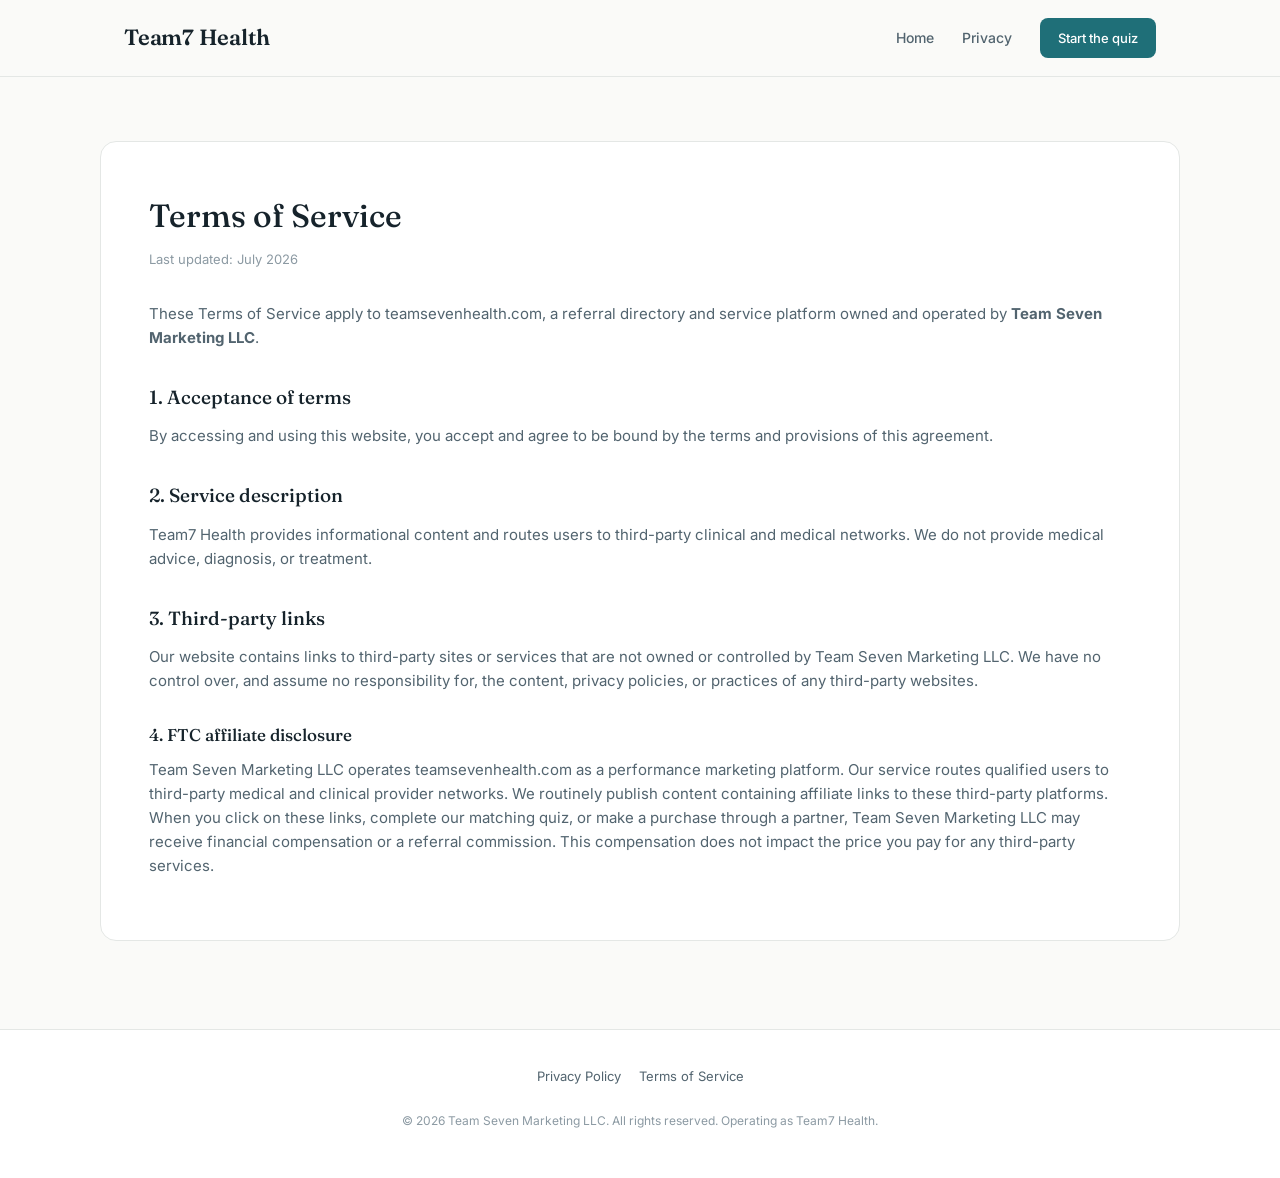
<file: terms.html>
<!DOCTYPE html>
<html lang="en">
<head>
<meta charset="UTF-8">
<meta name="viewport" content="width=device-width, initial-scale=1.0">
<title>Terms of Service - Team7 Health</title>
<link rel="stylesheet" href="styles.css">
</head>
<body>

<header class="site">
  <div class="wrap">
    <a class='logo' href='/'>Team7 Health</a>
    <nav class="site-nav">
      <a href='/'>Home</a>
      <a href='/privacy'>Privacy</a>
      <a class='btn small' href='/quiz'>Start the quiz</a>
    </nav>
  </div>
</header>

<div class="legal-page wrap">
  <div class="legal-card">
    <h1>Terms of Service</h1>
    <p class="updated">Last updated: July 2026</p>

    <p>These Terms of Service apply to teamsevenhealth.com, a referral directory and service platform owned and operated by <strong>Team Seven Marketing LLC</strong>.</p>

    <h2>1. Acceptance of terms</h2>
    <p>By accessing and using this website, you accept and agree to be bound by the terms and provisions of this agreement.</p>

    <h2>2. Service description</h2>
    <p>Team7 Health provides informational content and routes users to third-party clinical and medical networks. We do not provide medical advice, diagnosis, or treatment.</p>

    <h2>3. Third-party links</h2>
    <p>Our website contains links to third-party sites or services that are not owned or controlled by Team Seven Marketing LLC. We have no control over, and assume no responsibility for, the content, privacy policies, or practices of any third-party websites.</p>

    <h3>4. FTC affiliate disclosure</h3>
    <p>Team Seven Marketing LLC operates teamsevenhealth.com as a performance marketing platform. Our service routes qualified users to third-party medical and clinical provider networks. We routinely publish content containing affiliate links to these third-party platforms. When you click on these links, complete our matching quiz, or make a purchase through a partner, Team Seven Marketing LLC may receive financial compensation or a referral commission. This compensation does not impact the price you pay for any third-party services.</p>

  </div>
</div>

<footer class="site">
  <div class="wrap">
    <div class="links">
      <a href='/privacy'>Privacy Policy</a>
      <a href='/terms'>Terms of Service</a>
    </div>
    <p class="copyright">&copy; 2026 Team Seven Marketing LLC. All rights reserved. Operating as Team7 Health.</p>
  </div>
</footer>

</body>
</html>
</file>
<file: styles.css>
@import url('https://fonts.googleapis.com/css2?family=Fraunces:opsz,wght@9..144,400;9..144,500;9..144,600&family=Inter:wght@400;500;600&display=swap');

:root {
  --bg: #FAFAF8;
  --surface: #FFFFFF;
  --surface-alt: #F0F4F3;
  --text-primary: #16232B;
  --text-secondary: #52646F;
  --text-muted: #8C9AA3;
  --accent: #1F6F78;
  --accent-dark: #154F56;
  --accent-soft: #E4F0EF;
  --success: #3D8F6B;
  --success-soft: #E7F3ED;
  --border: #E4E7E5;
  --font-display: 'Fraunces', Georgia, serif;
  --font-body: 'Inter', -apple-system, sans-serif;
}

* { box-sizing: border-box; }

body {
  margin: 0;
  font-family: var(--font-body);
  color: var(--text-primary);
  background: var(--bg);
  line-height: 1.6;
}

.wrap { max-width: 1080px; margin: 0 auto; padding: 0 24px; }

/* Header */
header.site {
  position: sticky; top: 0; z-index: 10;
  background: rgba(250,250,248,0.92);
  backdrop-filter: blur(8px);
  border-bottom: 1px solid var(--border);
}
header.site .wrap {
  display: flex; align-items: center; justify-content: space-between;
  height: 76px;
}
.logo {
  font-family: var(--font-display);
  font-weight: 600;
  font-size: 22px;
  color: var(--text-primary);
  text-decoration: none;
  letter-spacing: -0.01em;
}
nav.site-nav { display: flex; align-items: center; gap: 28px; }
nav.site-nav a {
  color: var(--text-secondary);
  text-decoration: none;
  font-size: 14px;
  font-weight: 500;
}
nav.site-nav a:hover { color: var(--accent); }
nav.site-nav a.btn { color: white; }

/* Buttons */
.btn {
  display: inline-flex; align-items: center; justify-content: center; gap: 8px;
  background: var(--accent);
  color: white;
  padding: 14px 28px;
  border-radius: 8px;
  text-decoration: none;
  font-weight: 600;
  font-size: 15px;
  border: none;
  cursor: pointer;
  transition: background 0.15s ease;
}
.btn:hover { background: var(--accent-dark); }
.btn.small { padding: 10px 18px; font-size: 13px; }

/* Hero */
.hero { padding: 72px 0 88px; }
.hero .wrap { display: grid; grid-template-columns: 1.1fr 1fr; gap: 56px; align-items: center; }
.eyebrow {
  font-size: 12px; font-weight: 600; letter-spacing: 0.08em; text-transform: uppercase;
  color: var(--accent); margin: 0 0 16px;
}
h1.display {
  font-family: var(--font-display);
  font-weight: 500;
  font-size: 44px;
  line-height: 1.12;
  letter-spacing: -0.01em;
  margin: 0 0 20px;
  color: var(--text-primary);
}
.lede { font-size: 17px; color: var(--text-secondary); margin: 0 0 32px; max-width: 46ch; }
.hero-img { width: 100%; height: 400px; object-fit: cover; border-radius: 16px; }
.trust-line { margin-top: 20px; font-size: 13px; color: var(--text-muted); display: flex; align-items: center; gap: 8px; }

/* Sections */
section { padding: 64px 0; }
section.alt { background: var(--surface-alt); }
h2.section-title {
  font-family: var(--font-display);
  font-weight: 500;
  font-size: 30px;
  color: var(--text-primary);
  margin: 0 0 12px;
  text-align: center;
}
.section-sub { text-align: center; color: var(--text-secondary); font-size: 15px; max-width: 52ch; margin: 0 auto 48px; }

.steps { display: grid; grid-template-columns: repeat(3, 1fr); gap: 32px; }
.step .num {
  font-family: var(--font-display);
  font-size: 15px; font-weight: 600; color: var(--accent);
  margin-bottom: 12px;
}
.step h3 { font-size: 17px; margin: 0 0 8px; }
.step p { font-size: 14px; color: var(--text-secondary); margin: 0; }

.trust-grid { display: grid; grid-template-columns: 1fr 1fr; gap: 48px; align-items: center; }
.trust-img { width: 100%; height: 320px; object-fit: cover; border-radius: 16px; }
.stat-row { display: grid; grid-template-columns: repeat(3, 1fr); gap: 20px; margin-top: 28px; }
.stat { background: var(--surface); border: 1px solid var(--border); border-radius: 12px; padding: 18px; }
.stat .n { font-family: var(--font-display); font-size: 22px; color: var(--accent); }
.stat .l { font-size: 12px; color: var(--text-secondary); margin-top: 2px; }

/* Footer */
footer.site {
  border-top: 1px solid var(--border);
  padding: 36px 0;
  background: var(--surface);
}
footer.site .wrap { display: flex; flex-direction: column; gap: 12px; align-items: center; text-align: center; }
footer.site .links { display: flex; gap: 18px; }
footer.site a { color: var(--text-secondary); text-decoration: none; font-size: 13px; }
footer.site a:hover { color: var(--accent); }
footer.site .copyright { font-size: 12px; color: var(--text-muted); }

/* Legal pages */
.legal-page { padding: 64px 0 88px; }
.legal-card {
  background: var(--surface);
  border: 1px solid var(--border);
  border-radius: 16px;
  padding: 48px;
}
.legal-card h1 { font-family: var(--font-display); font-weight: 500; font-size: 32px; margin: 0 0 8px; }
.legal-card .updated { font-size: 13px; color: var(--text-muted); margin: 0 0 32px; }
.legal-card h2 { font-family: var(--font-display); font-weight: 500; font-size: 19px; margin: 32px 0 12px; }
.legal-card h3 { font-family: var(--font-display); font-weight: 500; font-size: 17px; margin: 28px 0 10px; }
.legal-card p { font-size: 15px; color: var(--text-secondary); margin: 0 0 14px; }
.legal-card .contact { margin-top: 36px; padding-top: 20px; border-top: 1px solid var(--border); font-size: 13px; color: var(--text-muted); }

@media (max-width: 800px) {
  .hero .wrap { grid-template-columns: 1fr; }
  .hero-img { height: 260px; }
  .steps { grid-template-columns: 1fr; }
  .trust-grid { grid-template-columns: 1fr; }
  .stat-row { grid-template-columns: 1fr; }
  h1.display { font-size: 32px; }
  .legal-card { padding: 28px; }
}
</file>
